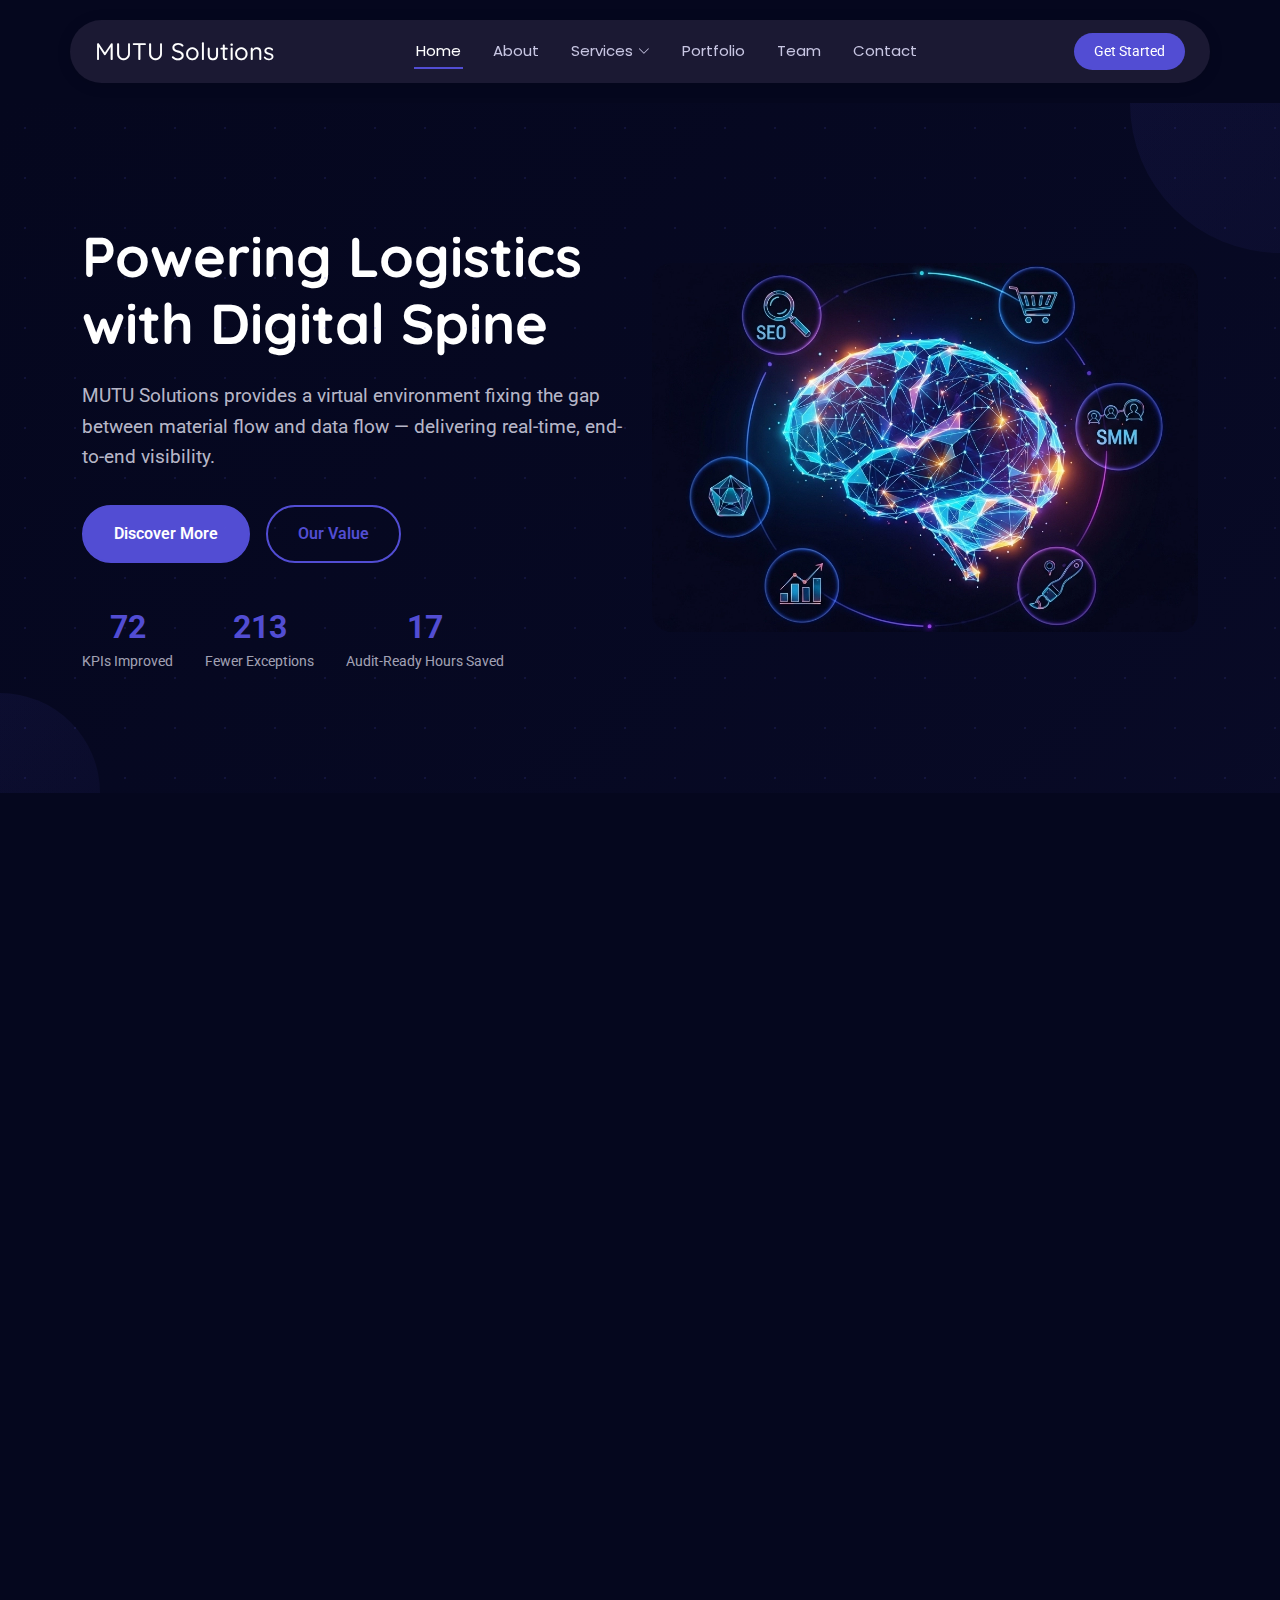
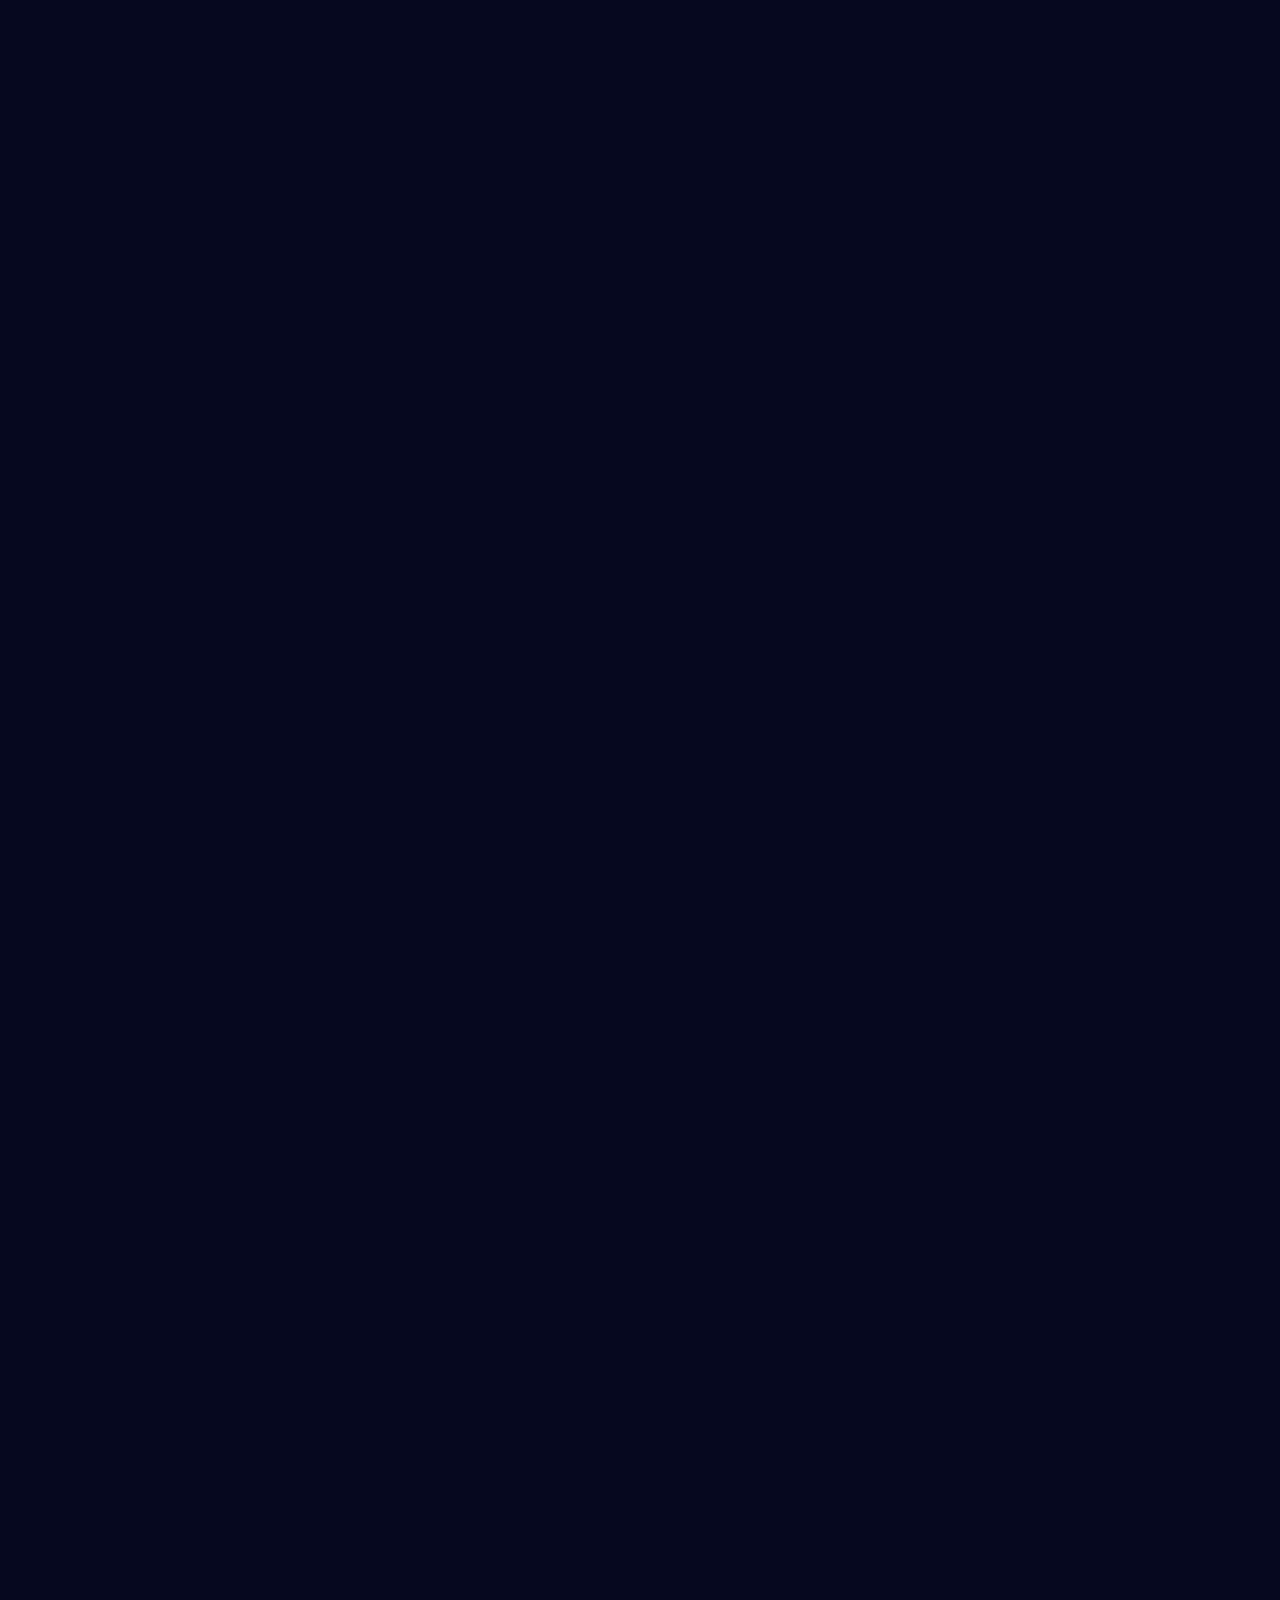
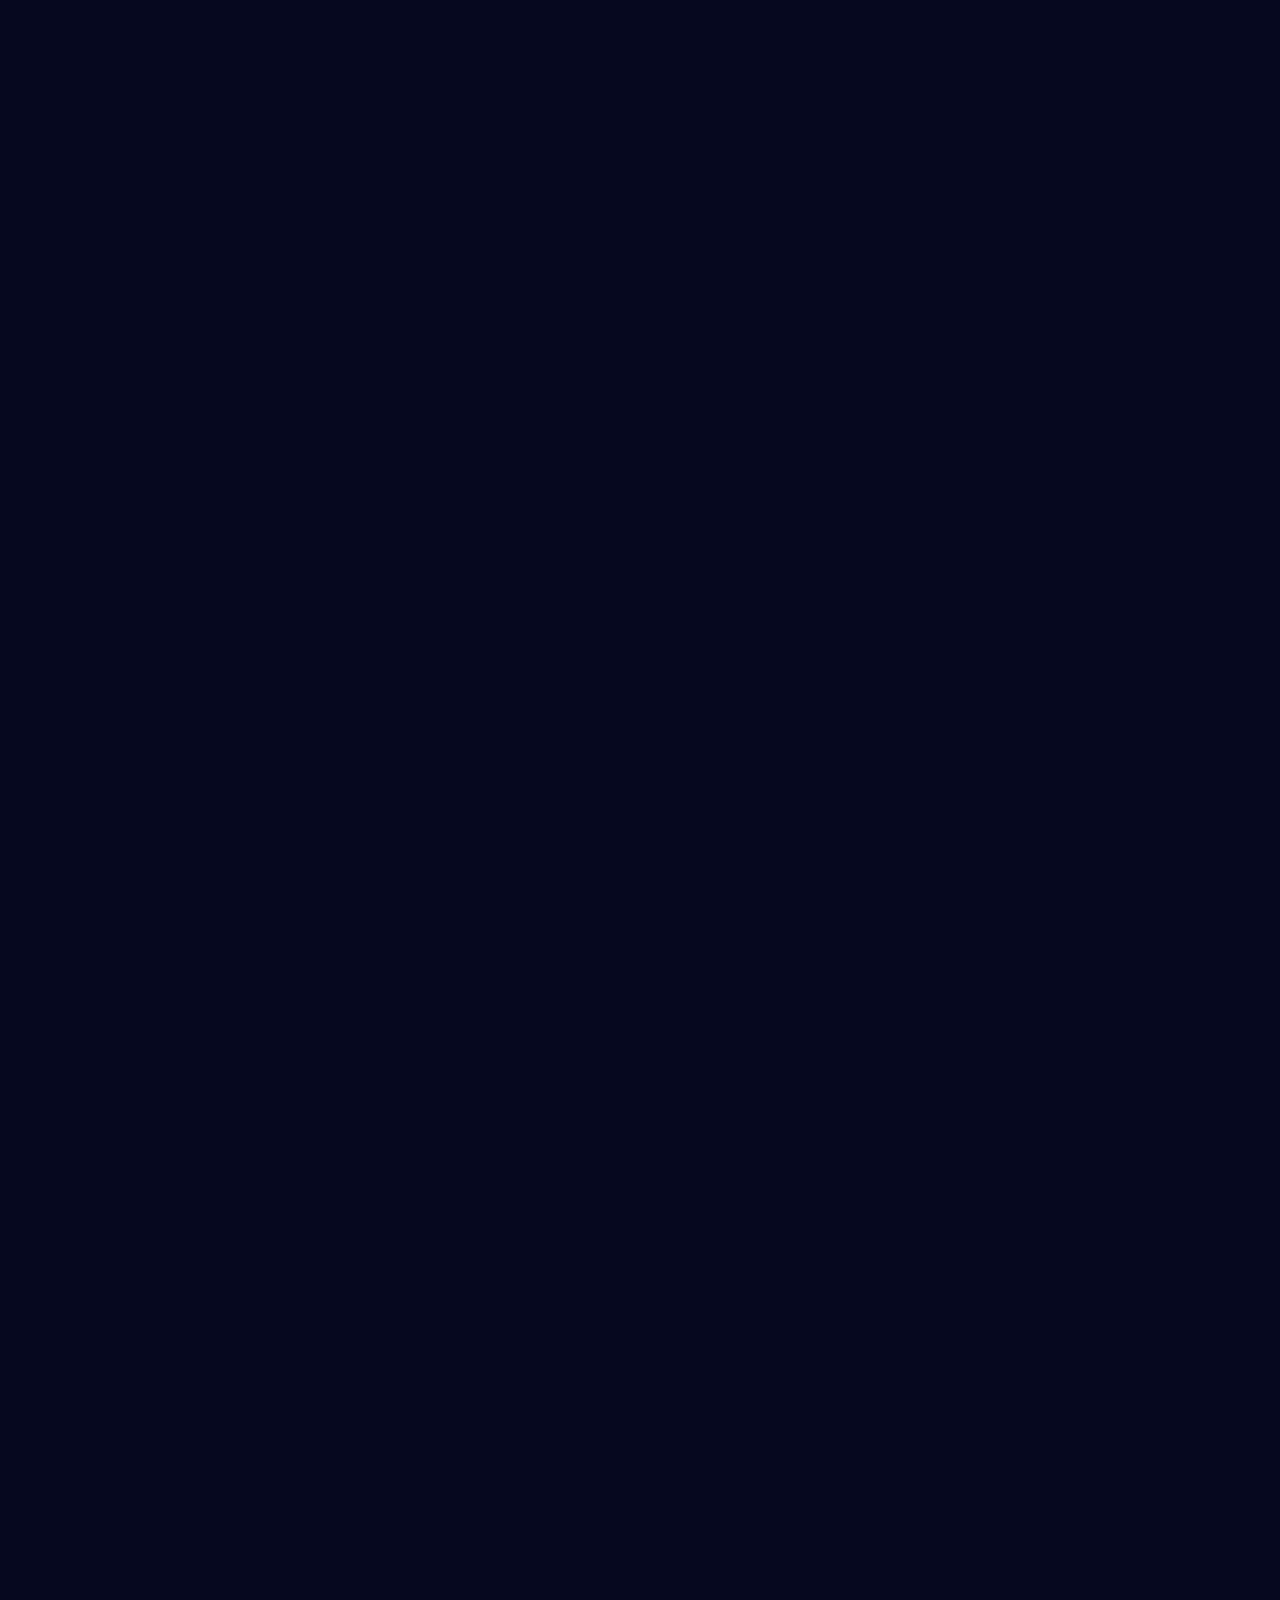
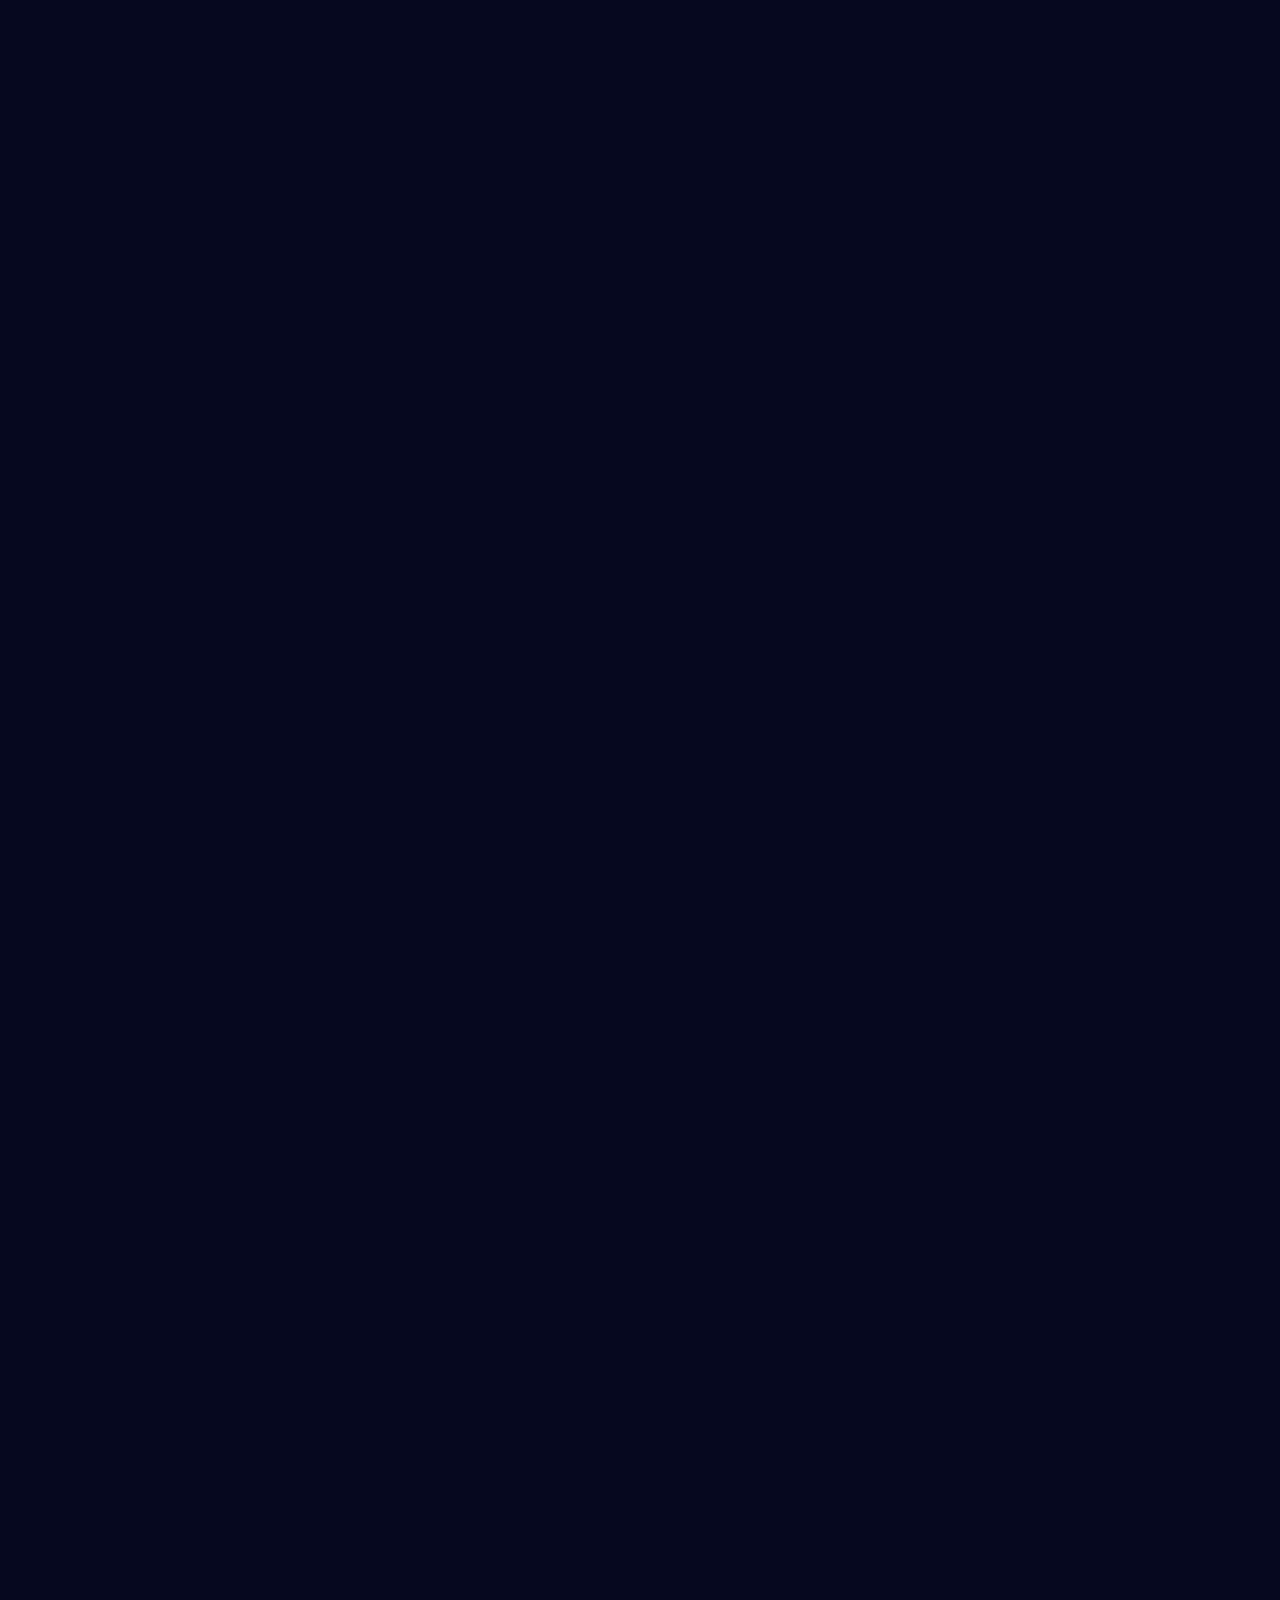
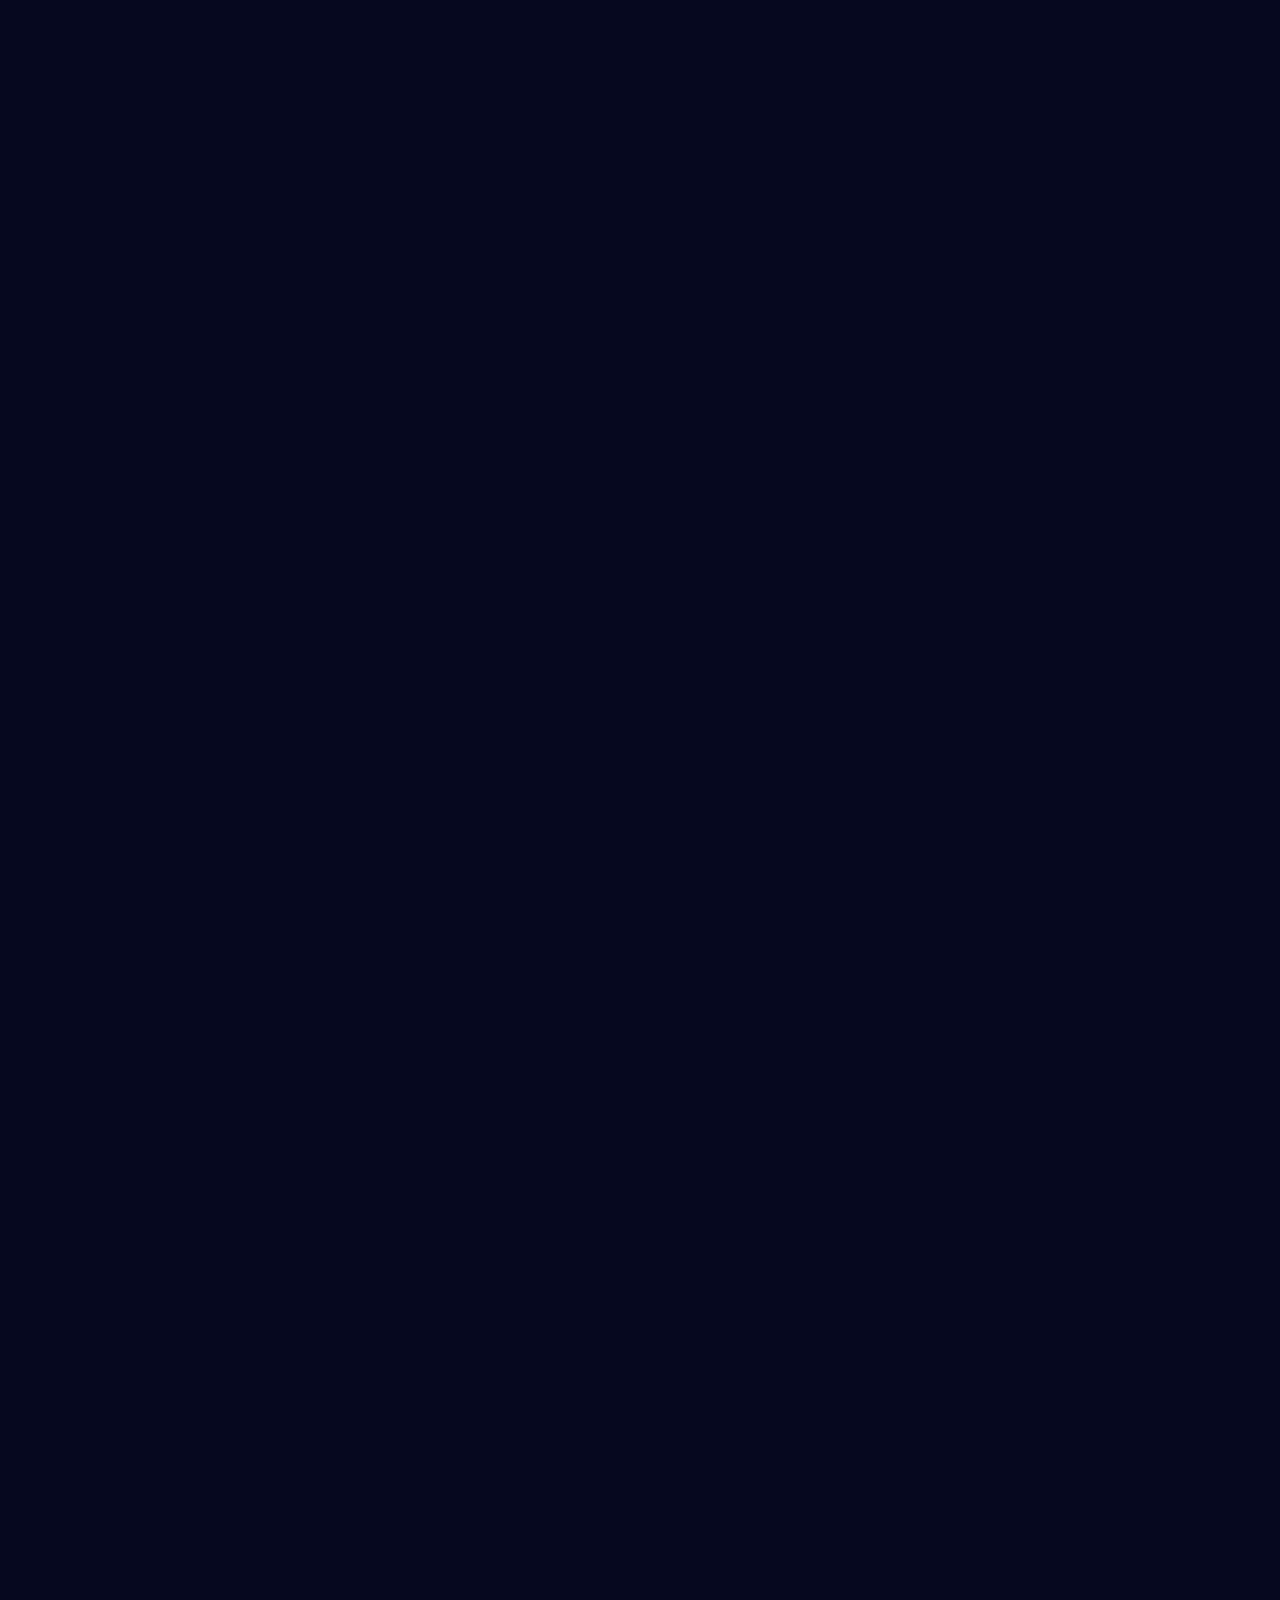
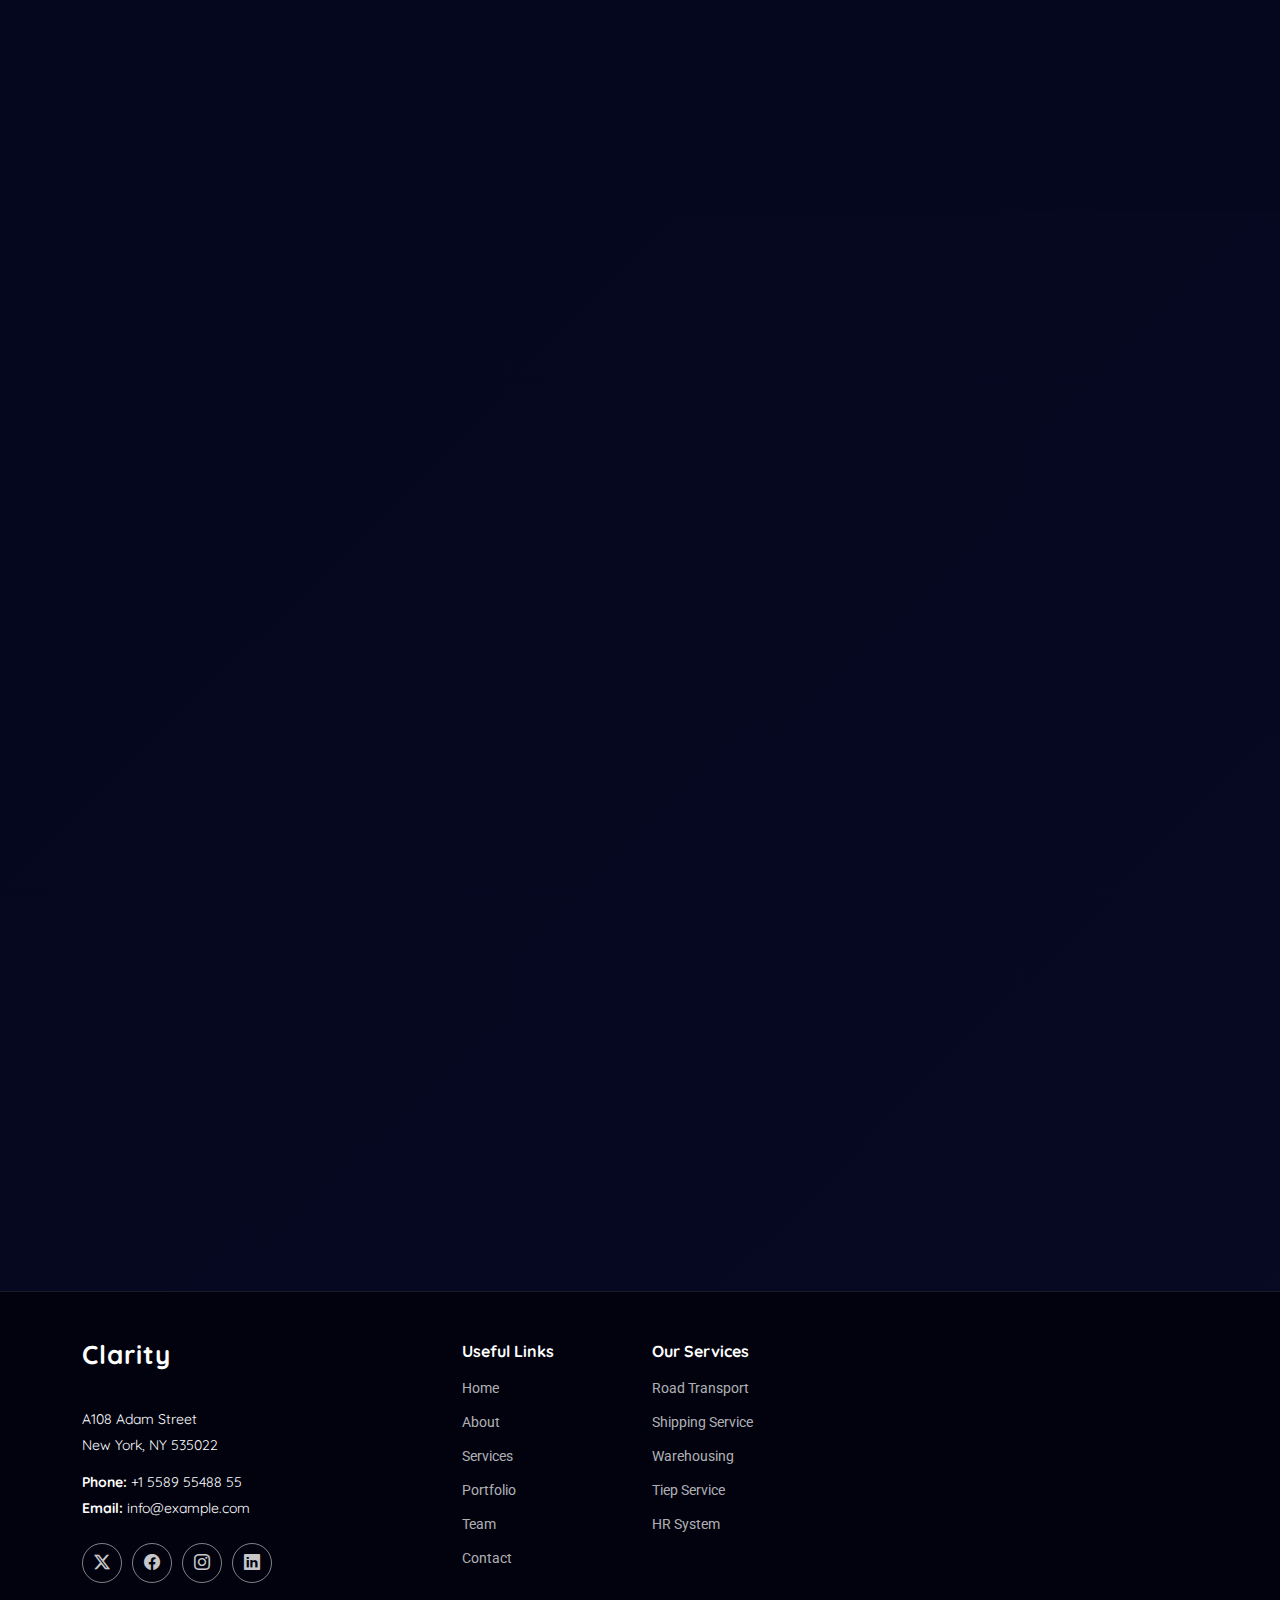
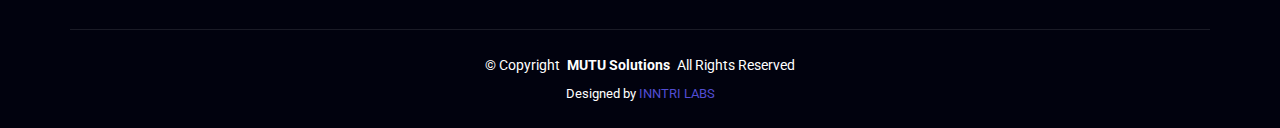
<file: index.html>
<!DOCTYPE html>
<html lang="en">

<head>
  <meta charset="utf-8">
  <meta content="width=device-width, initial-scale=1.0" name="viewport">
  <title>MUTU Solutions</title>
  <meta name="description" content="">
  <meta name="keywords" content="">

  <!-- Favicons -->
  <link href="assets/logo.png" rel="icon">
  <link href="assets/img/apple-touch-icon.png" rel="apple-touch-icon">

  <!-- Fonts -->
  <link href="https://fonts.googleapis.com" rel="preconnect">
  <link href="https://fonts.gstatic.com" rel="preconnect" crossorigin>
  <link href="https://fonts.googleapis.com/css2?family=Roboto:ital,wght@0,100;0,300;0,400;0,500;0,700;0,900;1,100;1,300;1,400;1,500;1,700;1,900&family=Poppins:ital,wght@0,100;0,200;0,300;0,400;0,500;0,600;0,700;0,800;0,900;1,100;1,200;1,300;1,400;1,500;1,600;1,700;1,800;1,900&family=Quicksand:wght@300;400;500;600;700&display=swap" rel="stylesheet">

  <!-- Vendor CSS Files -->
  <link href="assets/vendor/bootstrap/css/bootstrap.min.css" rel="stylesheet">
  <link href="assets/vendor/bootstrap-icons/bootstrap-icons.css" rel="stylesheet">
  <link href="assets/vendor/aos/aos.css" rel="stylesheet">
  <link href="assets/vendor/swiper/swiper-bundle.min.css" rel="stylesheet">
  <link href="assets/vendor/glightbox/css/glightbox.min.css" rel="stylesheet">

  <!-- Main CSS File -->
  <link href="assets/css/main.css" rel="stylesheet">

</head>

<body class="index-page">

  <header id="header" class="header d-flex align-items-center sticky-top">
    <div class="header-container container-fluid container-xl position-relative d-flex align-items-center justify-content-between">

      <a href="index.html" class="logo d-flex align-items-center me-auto me-xl-0">
        <h1 class="sitename">MUTU Solutions</h1>
      </a>

      <nav id="navmenu" class="navmenu">
        <ul>
          <li><a href="#hero" class="active">Home</a></li>
          <li><a href="#about">About</a></li>
          
          <li class="dropdown"><a href="#services"><span>Services</span> <i class="bi bi-chevron-down toggle-dropdown"></i></a>
            <ul>
                  <li><a href="#">Road Transport</a></li>
                  <li><a href="#">Shipping Service</a></li>
                  <li><a href="#">Warehousing</a></li>
                  <li><a href="#">Tiep Service</a></li>
                  <li><a href="#">HR System</a></li>
            </ul>
          </li>
          <li><a href="#portfolio">Portfolio</a></li>
          <li><a href="#team">Team</a></li>
          <li><a href="#contact">Contact</a></li>
        </ul>
        <i class="mobile-nav-toggle d-xl-none bi bi-list"></i>
      </nav>

      <a class="btn-getstarted" href="#about">Get Started</a>

    </div>
  </header>

  <main class="main">

    <!-- Hero Section -->
<section id="hero" class="hero section">

  <div class="container">
    <div class="row align-items-center">
      <div class="col-lg-6" data-aos="fade-right" data-aos-delay="100">
        <div class="hero-content">
          <h1>Powering Logistics with Digital Spine</h1>
          <p>
            MUTU Solutions provides a virtual environment fixing the gap between
            material flow and data flow — delivering real-time, end-to-end visibility.
          </p>
          <div class="hero-buttons">
            <a href="#about" class="btn btn-primary">Discover More</a>
            <a href="#partners" class="btn btn-outline">Our Value</a>
          </div>
          <div class="hero-stats">
            <div class="stat-item">
              <span class="stat-number purecounter" data-purecounter-start="0" data-purecounter-end="100" data-purecounter-duration="1"></span>
              <span class="stat-label">KPIs Improved</span>
            </div>
            <div class="stat-item">
              <span class="stat-number purecounter" data-purecounter-start="0" data-purecounter-end="300" data-purecounter-duration="1"></span>
              <span class="stat-label">Fewer Exceptions</span>
            </div>
            <div class="stat-item">
              <span class="stat-number purecounter" data-purecounter-start="0" data-purecounter-end="24" data-purecounter-duration="1"></span>
              <span class="stat-label">Audit-Ready Hours Saved</span>
            </div>
          </div>
        </div>
      </div>
      <div class="col-lg-6" data-aos="fade-left" data-aos-delay="200">
        <div class="hero-visual">
          <div class="hero-image">
            <img src="assets/img/misc/misc-16.webp" alt="Digital Spine Visualization" class="img-fluid">
          </div>
        </div>
      </div>
    </div>
  </div>

  <div class="hero-bg-elements">
    <div class="bg-shape shape-1"></div>
    <div class="bg-shape shape-2"></div>
    <div class="bg-particles"></div>
  </div>

</section>
<!-- /Hero Section -->

<!-- About Section -->
<section id="about" class="about section">

  <div class="container" data-aos="fade-up" data-aos-delay="100">

    <div class="row gy-5 align-items-center">

      <div class="col-lg-5" data-aos="fade-right" data-aos-delay="200">
        <div class="content">
          <h6 class="subtitle">Eliminating Gaps</h6>
          <h2>Real-Time Visibility Across Logistics</h2>
          <p>
            Bridge the gap between physical movement and data. Every material move is tied to a verified digital event — ensuring complete control and transparency across your logistics network.
          </p>

          <ul class="features-list">
            <li><i class="bi bi-check-circle-fill"></i><span>Digital Spine: Connects every physical move to verifiable data in real-time.</span></li>
            <li><i class="bi bi-check-circle-fill"></i><span>End-to-End Control: Visibility across your entire logistics ecosystem.</span></li>
            <li><i class="bi bi-check-circle-fill"></i><span>Eliminate Blind Spots: 1:1 data model ensures no value is lost.</span></li>
          </ul>

          <a href="#partners" class="btn btn-primary">See How It Works</a>
        </div>
      </div>

      <div class="col-lg-7" data-aos="fade-left" data-aos-delay="300">
        <div class="image-composition">
          <div class="image-main">
            <img src="assets/img/about/about-secindary.png" alt="Dataflow Control Dashboard" class="img-fluid" loading="lazy">
          </div>
          <div class="image-secondary">
            <img src="assets/img/about/about-main.png" alt="Smarter Partnerships" class="img-fluid" loading="lazy">
          </div>
          <div class="stats-card">
            <div class="stats-item">
              <h3>100%</h3>
              <p>Audit Ready</p>
            </div>
            <div class="stats-item">
              <h3>24/7</h3>
              <p>Real-Time Dataflow</p>
            </div>
          </div>
        </div>
      </div>

    </div>

  </div>

</section>
<!-- /About Section -->

<!-- Services Section -->
<section id="services" class="services section">

  <!-- Section Title -->
  <div class="container section-title" data-aos="fade-up">
    <h2>Services</h2>
    <p>Necessitatibus eius consequatur ex aliquid fuga eum quidem sint consectetur velit</p>
  </div><!-- End Section Title -->

  <div class="container" data-aos="fade-up" data-aos-delay="100">

    <div class="row gy-4">
     

      <!-- New Services -->
      <div class="col-lg-4 col-md-6" data-aos="fade-up" data-aos-delay="400">
        <div class="service-card">
          <div class="service-icon">
            <i class="bi bi-truck"></i>
          </div>
          <h4><a href="service-details.html">Road Transport</a></h4>
          <p>Comprehensive road transport management solutions to streamline logistics and deliveries.</p>
          <a href="service-details.html" class="service-link">
            <span>Learn More</span>
            <i class="bi bi-arrow-right"></i>
          </a>
        </div>
      </div>

      <div class="col-lg-4 col-md-6" data-aos="fade-up" data-aos-delay="500">
        <div class="service-card">
          <div class="service-icon">
            <i class="bi bi-ship"></i>
          </div>
          <h4><a href="service-details.html">Shipping Service</a></h4>
          <p>IT-enabled shipping solutions for efficient tracking, scheduling, and cargo management.</p>
          <a href="service-details.html" class="service-link">
            <span>Learn More</span>
            <i class="bi bi-arrow-right"></i>
          </a>
        </div>
      </div>

      <div class="col-lg-4 col-md-6" data-aos="fade-up" data-aos-delay="600">
        <div class="service-card">
          <div class="service-icon">
            <i class="bi bi-box-seam"></i>
          </div>
          <h4><a href="service-details.html">Warehousing</a></h4>
          <p>Smart warehousing solutions with inventory control, real-time monitoring, and reporting.</p>
          <a href="service-details.html" class="service-link">
            <span>Learn More</span>
            <i class="bi bi-arrow-right"></i>
          </a>
        </div>
      </div>

      <div class="col-lg-4 col-md-6" data-aos="fade-up" data-aos-delay="700">
        <div class="service-card">
          <div class="service-icon">
            <i class="bi bi-gear"></i>
          </div>
          <h4><a href="service-details.html">TIEP Service</a></h4>
          <p>Technology Integration and Enterprise Planning systems tailored to your business needs.</p>
          <a href="service-details.html" class="service-link">
            <span>Learn More</span>
            <i class="bi bi-arrow-right"></i>
          </a>
        </div>
      </div>

      <div class="col-lg-4 col-md-6" data-aos="fade-up" data-aos-delay="800">
        <div class="service-card">
          <div class="service-icon">
            <i class="bi bi-people"></i>
          </div>
          <h4><a href="service-details.html">HR Systems</a></h4>
          <p>Integrated HR management platforms to handle recruitment, payroll, and employee engagement.</p>
          <a href="service-details.html" class="service-link">
            <span>Learn More</span>
            <i class="bi bi-arrow-right"></i>
          </a>
        </div>
      </div>

    </div>

    <div class="row mt-5">
      <div class="col-12 text-center" data-aos="fade-up" data-aos-delay="400">
        <div class="services-cta">
          <h3>Ready to Transform Your Digital Presence?</h3>
          <p>Let's discuss your project and create something amazing together</p>
          <a href="service-details.html" class="btn btn-primary">Get Started Today</a>
        </div>
      </div>
    </div>

  </div>

</section><!-- /Services Section -->


    <!-- Portfolio Section -->
    <section id="portfolio" class="portfolio section">

      <!-- Section Title -->
      <div class="container section-title" data-aos="fade-up">
        <h2>Portfolio</h2>
        <p>Necessitatibus eius consequatur ex aliquid fuga eum quidem sint consectetur velit</p>
      </div><!-- End Section Title -->

      <div class="container" data-aos="fade-up" data-aos-delay="100">

        <div class="isotope-layout" data-default-filter="*" data-layout="masonry" data-sort="original-order">
          <ul class="portfolio-filters isotope-filters" data-aos="fade-up" data-aos-delay="200">
            <li data-filter="*" class="filter-active">All Projects</li>
            <li data-filter=".filter-web">Web Design</li>
            <li data-filter=".filter-mobile">Mobile Apps</li>
            <li data-filter=".filter-branding">Branding</li>
            <li data-filter=".filter-ui">UI/UX</li>
          </ul><!-- End Portfolio Filters -->

          <div class="row gy-4 isotope-container" data-aos="fade-up" data-aos-delay="300">
            <div class="col-xl-4 col-lg-6 portfolio-item isotope-item filter-web">
              <div class="portfolio-wrapper">
                <div class="portfolio-image">
                  <img src="assets/img/portfolio/portfolio-7.webp" alt="Creative Web Project" class="img-fluid" loading="lazy">
                  <div class="portfolio-hover">
                    <div class="portfolio-actions">
                      <a href="assets/img/portfolio/portfolio-7.webp" class="glightbox action-btn preview-btn" title="Preview Project">
                        <i class="bi bi-eye"></i>
                      </a>
                      <a href="#" class="action-btn details-btn" title="View Details">
                        <i class="bi bi-arrow-up-right"></i>
                      </a>
                    </div>
                  </div>
                </div>
                <div class="portfolio-content">
                  <div class="portfolio-meta">
                    <span class="project-type">Web Design</span>
                    <div class="project-rating">
                      <i class="bi bi-star-fill"></i>
                      <span>4.8</span>
                    </div>
                  </div>
                  <h3>Digital Innovation Platform</h3>
                  <p>Lorem ipsum dolor sit amet, consectetur adipiscing elit. Sed do eiusmod tempor incididunt ut labore.</p>
                  <div class="portfolio-tech">
                    <span class="tech-badge">React</span>
                    <span class="tech-badge">Node.js</span>
                    <span class="tech-badge">AWS</span>
                  </div>
                </div>
              </div>
            </div>

            <div class="col-xl-4 col-lg-6 portfolio-item isotope-item filter-mobile">
              <div class="portfolio-wrapper">
                <div class="portfolio-image">
                  <img src="assets/img/portfolio/portfolio-8.webp" alt="Mobile App Project" class="img-fluid" loading="lazy">
                  <div class="portfolio-hover">
                    <div class="portfolio-actions">
                      <a href="assets/img/portfolio/portfolio-8.webp" class="glightbox action-btn preview-btn" title="Preview Project">
                        <i class="bi bi-eye"></i>
                      </a>
                      <a href="#" class="action-btn details-btn" title="View Details">
                        <i class="bi bi-arrow-up-right"></i>
                      </a>
                    </div>
                  </div>
                </div>
                <div class="portfolio-content">
                  <div class="portfolio-meta">
                    <span class="project-type">Mobile App</span>
                    <div class="project-rating">
                      <i class="bi bi-star-fill"></i>
                      <span>4.9</span>
                    </div>
                  </div>
                  <h3>Smart Productivity App</h3>
                  <p>Vestibulum ante ipsum primis in faucibus orci luctus et ultrices posuere cubilia curae.</p>
                  <div class="portfolio-tech">
                    <span class="tech-badge">Flutter</span>
                    <span class="tech-badge">Firebase</span>
                    <span class="tech-badge">AI</span>
                  </div>
                </div>
              </div>
            </div>

            <div class="col-xl-4 col-lg-6 portfolio-item isotope-item filter-branding">
              <div class="portfolio-wrapper">
                <div class="portfolio-image">
                  <img src="assets/img/portfolio/portfolio-9.webp" alt="Branding Project" class="img-fluid" loading="lazy">
                  <div class="portfolio-hover">
                    <div class="portfolio-actions">
                      <a href="assets/img/portfolio/portfolio-9.webp" class="glightbox action-btn preview-btn" title="Preview Project">
                        <i class="bi bi-eye"></i>
                      </a>
                      <a href="#" class="action-btn details-btn" title="View Details">
                        <i class="bi bi-arrow-up-right"></i>
                      </a>
                    </div>
                  </div>
                </div>
                <div class="portfolio-content">
                  <div class="portfolio-meta">
                    <span class="project-type">Branding</span>
                    <div class="project-rating">
                      <i class="bi bi-star-fill"></i>
                      <span>5.0</span>
                    </div>
                  </div>
                  <h3>Modern Brand Identity</h3>
                  <p>Mauris blandit aliquet elit, eget tincidunt nibh pulvinar a. Curabitur arcu erat, accumsan id.</p>
                  <div class="portfolio-tech">
                    <span class="tech-badge">Illustrator</span>
                    <span class="tech-badge">Figma</span>
                    <span class="tech-badge">Brand</span>
                  </div>
                </div>
              </div>
            </div>

            <div class="col-xl-4 col-lg-6 portfolio-item isotope-item filter-ui">
              <div class="portfolio-wrapper">
                <div class="portfolio-image">
                  <img src="assets/img/portfolio/portfolio-10.webp" alt="UI/UX Project" class="img-fluid" loading="lazy">
                  <div class="portfolio-hover">
                    <div class="portfolio-actions">
                      <a href="assets/img/portfolio/portfolio-10.webp" class="glightbox action-btn preview-btn" title="Preview Project">
                        <i class="bi bi-eye"></i>
                      </a>
                      <a href="#" class="action-btn details-btn" title="View Details">
                        <i class="bi bi-arrow-up-right"></i>
                      </a>
                    </div>
                  </div>
                </div>
                <div class="portfolio-content">
                  <div class="portfolio-meta">
                    <span class="project-type">UI/UX</span>
                    <div class="project-rating">
                      <i class="bi bi-star-fill"></i>
                      <span>4.7</span>
                    </div>
                  </div>
                  <h3>SaaS Dashboard Design</h3>
                  <p>Pellentesque habitant morbi tristique senectus et netus et malesuada fames ac turpis egestas.</p>
                  <div class="portfolio-tech">
                    <span class="tech-badge">Figma</span>
                    <span class="tech-badge">Prototyping</span>
                    <span class="tech-badge">UX</span>
                  </div>
                </div>
              </div>
            </div>

            <div class="col-xl-4 col-lg-6 portfolio-item isotope-item filter-web">
              <div class="portfolio-wrapper">
                <div class="portfolio-image">
                  <img src="assets/img/portfolio/portfolio-11.webp" alt="E-commerce Platform" class="img-fluid" loading="lazy">
                  <div class="portfolio-hover">
                    <div class="portfolio-actions">
                      <a href="assets/img/portfolio/portfolio-11.webp" class="glightbox action-btn preview-btn" title="Preview Project">
                        <i class="bi bi-eye"></i>
                      </a>
                      <a href="#" class="action-btn details-btn" title="View Details">
                        <i class="bi bi-arrow-up-right"></i>
                      </a>
                    </div>
                  </div>
                </div>
                <div class="portfolio-content">
                  <div class="portfolio-meta">
                    <span class="project-type">E-commerce</span>
                    <div class="project-rating">
                      <i class="bi bi-star-fill"></i>
                      <span>4.6</span>
                    </div>
                  </div>
                  <h3>E-commerce Platform</h3>
                  <p>Donec rutrum congue leo eget malesuada. Vivamus magna justo, lacinia eget consectetur sed.</p>
                  <div class="portfolio-tech">
                    <span class="tech-badge">Shopify</span>
                    <span class="tech-badge">React</span>
                    <span class="tech-badge">API</span>
                  </div>
                </div>
              </div>
            </div>

            <div class="col-xl-4 col-lg-6 portfolio-item isotope-item filter-mobile">
              <div class="portfolio-wrapper">
                <div class="portfolio-image">
                  <img src="assets/img/portfolio/portfolio-12.webp" alt="Fintech Mobile App" class="img-fluid" loading="lazy">
                  <div class="portfolio-hover">
                    <div class="portfolio-actions">
                      <a href="assets/img/portfolio/portfolio-12.webp" class="glightbox action-btn preview-btn" title="Preview Project">
                        <i class="bi bi-eye"></i>
                      </a>
                      <a href="#" class="action-btn details-btn" title="View Details">
                        <i class="bi bi-arrow-up-right"></i>
                      </a>
                    </div>
                  </div>
                </div>
                <div class="portfolio-content">
                  <div class="portfolio-meta">
                    <span class="project-type">Fintech</span>
                    <div class="project-rating">
                      <i class="bi bi-star-fill"></i>
                      <span>4.8</span>
                    </div>
                  </div>
                  <h3>Fintech Mobile Solution</h3>
                  <p>Cras ultricies ligula sed magna dictum porta. Proin eget tortor risus. Sed porttitor lectus nibh.</p>
                  <div class="portfolio-tech">
                    <span class="tech-badge">Swift</span>
                    <span class="tech-badge">Kotlin</span>
                    <span class="tech-badge">Blockchain</span>
                  </div>
                </div>
              </div>
            </div>
          </div><!-- End Portfolio Items Container -->

        </div>

        <div class="portfolio-cta text-center" data-aos="fade-up" data-aos-delay="400">
          <h4>Ready to start your next project?</h4>
          <p>Let's work together to bring your digital vision to life</p>
          <div class="cta-buttons">
            <a href="#contact" class="btn btn-primary">Start a Project</a>
            <a href="#portfolio" class="btn btn-outline">View All Work</a>
          </div>
        </div>

      </div>

    </section><!-- /Portfolio Section -->

    <!-- Why Us Section -->
    <section id="why-us" class="why-us section">

      <!-- Section Title -->
      <div class="container section-title" data-aos="fade-up">
        <h2>Why Us</h2>
        <p>Necessitatibus eius consequatur ex aliquid fuga eum quidem sint consectetur velit</p>
      </div><!-- End Section Title -->

      <div class="container" data-aos="fade-up" data-aos-delay="100">

        <div class="row g-4">

          <div class="col-lg-4 col-md-6" data-aos="fade-up" data-aos-delay="200">
            <div class="feature-card">
              <div class="icon-wrapper">
                <i class="bi bi-palette-fill"></i>
              </div>
              <h4>Creative Excellence</h4>
              <p>Lorem ipsum dolor sit amet, consectetur adipiscing elit. Sed do eiusmod tempor incididunt ut labore et dolore magna aliqua ut enim ad minim veniam.</p>
              <div class="feature-stats">
                <span class="stat-number" data-purecounter-start="0" data-purecounter-end="95" data-purecounter-duration="2">95</span>
                <span class="stat-label">% Client Satisfaction</span>
              </div>
            </div>
          </div><!-- End Feature Card -->

          <div class="col-lg-4 col-md-6" data-aos="fade-up" data-aos-delay="300">
            <div class="feature-card">
              <div class="icon-wrapper">
                <i class="bi bi-graph-up-arrow"></i>
              </div>
              <h4>Proven Results</h4>
              <p>Ut enim ad minim veniam, quis nostrud exercitation ullamco laboris nisi ut aliquip ex ea commodo consequat duis aute irure dolor in reprehenderit.</p>
              <div class="feature-stats">
                <span class="stat-number" data-purecounter-start="0" data-purecounter-end="200" data-purecounter-duration="2">200</span>
                <span class="stat-label">% ROI Increase</span>
              </div>
            </div>
          </div><!-- End Feature Card -->

          <div class="col-lg-4 col-md-6" data-aos="fade-up" data-aos-delay="400">
            <div class="feature-card">
              <div class="icon-wrapper">
                <i class="bi bi-award-fill"></i>
              </div>
              <h4>Expert Team</h4>
              <p>Excepteur sint occaecat cupidatat non proident, sunt in culpa qui officia deserunt mollit anim id est laborum sed ut perspiciatis unde omnis.</p>
              <div class="feature-stats">
                <span class="stat-number" data-purecounter-start="0" data-purecounter-end="50" data-purecounter-duration="2">50</span>
                <span class="stat-label">+ Awards Won</span>
              </div>
            </div>
          </div><!-- End Feature Card -->

        </div>

        <div class="row mt-5">
          <div class="col-lg-6" data-aos="fade-right" data-aos-delay="200">
            <div class="feature-showcase">
              <img src="assets/img/illustration/illustration-14.webp" alt="Creative Process" class="img-fluid">
            </div>
          </div>

          <div class="col-lg-6" data-aos="fade-left" data-aos-delay="300">
            <div class="feature-content">
              <h3>Why Leading Brands Choose Us</h3>
              <p class="lead">Duis aute irure dolor in reprehenderit in voluptate velit esse cillum dolore eu fugiat nulla pariatur excepteur sint occaecat.</p>

              <div class="feature-list">
                <div class="feature-item">
                  <div class="feature-icon">
                    <i class="bi bi-check-circle-fill"></i>
                  </div>
                  <div class="feature-text">
                    <h5>Strategic Thinking</h5>
                    <p>Lorem ipsum dolor sit amet consectetur adipiscing elit sed do eiusmod tempor incididunt.</p>
                  </div>
                </div>

                <div class="feature-item">
                  <div class="feature-icon">
                    <i class="bi bi-check-circle-fill"></i>
                  </div>
                  <div class="feature-text">
                    <h5>Data-Driven Approach</h5>
                    <p>Ut enim ad minim veniam quis nostrud exercitation ullamco laboris nisi ut aliquip ex ea.</p>
                  </div>
                </div>

                <div class="feature-item">
                  <div class="feature-icon">
                    <i class="bi bi-check-circle-fill"></i>
                  </div>
                  <div class="feature-text">
                    <h5>24/7 Support</h5>
                    <p>Excepteur sint occaecat cupidatat non proident sunt in culpa qui officia deserunt mollit.</p>
                  </div>
                </div>
              </div>

              <div class="cta-wrapper">
                <a href="#" class="btn btn-primary">Start Your Project</a>
                <a href="#" class="btn btn-outline">View Portfolio</a>
              </div>
            </div>
          </div>
        </div>

      </div>

    </section><!-- /Why Us Section -->

    <!-- Testimonials Section -->
    <section id="testimonials" class="testimonials section">

      <!-- Section Title -->
      <div class="container section-title" data-aos="fade-up">
        <h2>Testimonials</h2>
        <p>Necessitatibus eius consequatur ex aliquid fuga eum quidem sint consectetur velit</p>
      </div><!-- End Section Title -->

      <div class="container" data-aos="fade-up" data-aos-delay="100">

        <div class="testimonials-slider swiper init-swiper">
          <script type="application/json" class="swiper-config">
            {
              "loop": true,
              "speed": 600,
              "autoplay": {
                "delay": 4000
              },
              "slidesPerView": 1,
              "centeredSlides": true,
              "spaceBetween": 20,
              "pagination": {
                "el": ".swiper-pagination",
                "type": "bullets",
                "clickable": true
              },
              "breakpoints": {
                "768": {
                  "slidesPerView": 1.5,
                  "spaceBetween": 30
                },
                "1200": {
                  "slidesPerView": 3,
                  "spaceBetween": 40
                }
              }
            }
          </script>
          <div class="swiper-wrapper">
            <div class="swiper-slide">
              <div class="testimonial-card" data-aos="zoom-in" data-aos-delay="100">
                <div class="testimonial-header">
                  <div class="user-avatar">
                    <img src="assets/img/person/person-f-12.webp" alt="Profile Image">
                  </div>
                  <div class="user-info">
                    <h3>Jennifer Martinez</h3>
                    <span class="user-role">Product Designer</span>
                    <div class="rating">
                      <i class="bi bi-star-fill"></i>
                      <i class="bi bi-star-fill"></i>
                      <i class="bi bi-star-fill"></i>
                      <i class="bi bi-star-fill"></i>
                      <i class="bi bi-star-fill"></i>
                    </div>
                  </div>
                </div>
                <div class="testimonial-content">
                  <div class="quote-mark">
                    <i class="bi bi-quote"></i>
                  </div>
                  <p>Excepteur sint occaecat cupidatat non proident, sunt in culpa qui officia deserunt mollit anim id est laborum consectetur adipiscing elit.</p>
                </div>
                <div class="testimonial-footer">
                  <div class="company-badge">
                    <i class="bi bi-building"></i>
                    <span>TechCorp</span>
                  </div>
                  <div class="verified-badge">
                    <i class="bi bi-patch-check-fill"></i>
                    <span>Verified</span>
                  </div>
                </div>
              </div>
            </div><!-- End testimonial item -->

            <div class="swiper-slide">
              <div class="testimonial-card" data-aos="zoom-in" data-aos-delay="200">
                <div class="testimonial-header">
                  <div class="user-avatar">
                    <img src="assets/img/person/person-m-11.webp" alt="Profile Image">
                  </div>
                  <div class="user-info">
                    <h3>Alexander Chen</h3>
                    <span class="user-role">Frontend Engineer</span>
                    <div class="rating">
                      <i class="bi bi-star-fill"></i>
                      <i class="bi bi-star-fill"></i>
                      <i class="bi bi-star-fill"></i>
                      <i class="bi bi-star-fill"></i>
                      <i class="bi bi-star-fill"></i>
                    </div>
                  </div>
                </div>
                <div class="testimonial-content">
                  <div class="quote-mark">
                    <i class="bi bi-quote"></i>
                  </div>
                  <p>Sed do eiusmod tempor incididunt ut labore et dolore magna aliqua. Ut enim ad minim veniam, quis nostrud exercitation ullamco laboris nisi ut aliquip.</p>
                </div>
                <div class="testimonial-footer">
                  <div class="company-badge">
                    <i class="bi bi-building"></i>
                    <span>InnovateLab</span>
                  </div>
                  <div class="verified-badge">
                    <i class="bi bi-patch-check-fill"></i>
                    <span>Verified</span>
                  </div>
                </div>
              </div>
            </div><!-- End testimonial item -->

            <div class="swiper-slide">
              <div class="testimonial-card" data-aos="zoom-in" data-aos-delay="300">
                <div class="testimonial-header">
                  <div class="user-avatar">
                    <img src="assets/img/person/person-f-8.webp" alt="Profile Image">
                  </div>
                  <div class="user-info">
                    <h3>Rachel Taylor</h3>
                    <span class="user-role">Marketing Lead</span>
                    <div class="rating">
                      <i class="bi bi-star-fill"></i>
                      <i class="bi bi-star-fill"></i>
                      <i class="bi bi-star-fill"></i>
                      <i class="bi bi-star-fill"></i>
                      <i class="bi bi-star-fill"></i>
                    </div>
                  </div>
                </div>
                <div class="testimonial-content">
                  <div class="quote-mark">
                    <i class="bi bi-quote"></i>
                  </div>
                  <p>Duis aute irure dolor in reprehenderit in voluptate velit esse cillum dolore eu fugiat nulla pariatur excepteur sint occaecat cupidatat non proident.</p>
                </div>
                <div class="testimonial-footer">
                  <div class="company-badge">
                    <i class="bi bi-building"></i>
                    <span>GrowthCo</span>
                  </div>
                  <div class="verified-badge">
                    <i class="bi bi-patch-check-fill"></i>
                    <span>Verified</span>
                  </div>
                </div>
              </div>
            </div><!-- End testimonial item -->

            <div class="swiper-slide">
              <div class="testimonial-card" data-aos="zoom-in" data-aos-delay="100">
                <div class="testimonial-header">
                  <div class="user-avatar">
                    <img src="assets/img/person/person-m-14.webp" alt="Profile Image">
                  </div>
                  <div class="user-info">
                    <h3>Christopher Lee</h3>
                    <span class="user-role">VP Engineering</span>
                    <div class="rating">
                      <i class="bi bi-star-fill"></i>
                      <i class="bi bi-star-fill"></i>
                      <i class="bi bi-star-fill"></i>
                      <i class="bi bi-star-fill"></i>
                      <i class="bi bi-star-fill"></i>
                    </div>
                  </div>
                </div>
                <div class="testimonial-content">
                  <div class="quote-mark">
                    <i class="bi bi-quote"></i>
                  </div>
                  <p>Lorem ipsum dolor sit amet, consectetur adipiscing elit, sed do eiusmod tempor incididunt ut labore et dolore magna aliqua enim ad minim veniam.</p>
                </div>
                <div class="testimonial-footer">
                  <div class="company-badge">
                    <i class="bi bi-building"></i>
                    <span>DevStream</span>
                  </div>
                  <div class="verified-badge">
                    <i class="bi bi-patch-check-fill"></i>
                    <span>Verified</span>
                  </div>
                </div>
              </div>
            </div><!-- End testimonial item -->

            <div class="swiper-slide">
              <div class="testimonial-card" data-aos="zoom-in" data-aos-delay="200">
                <div class="testimonial-header">
                  <div class="user-avatar">
                    <img src="assets/img/person/person-f-5.webp" alt="Profile Image">
                  </div>
                  <div class="user-info">
                    <h3>Amanda Rodriguez</h3>
                    <span class="user-role">UX Researcher</span>
                    <div class="rating">
                      <i class="bi bi-star-fill"></i>
                      <i class="bi bi-star-fill"></i>
                      <i class="bi bi-star-fill"></i>
                      <i class="bi bi-star-fill"></i>
                      <i class="bi bi-star-fill"></i>
                    </div>
                  </div>
                </div>
                <div class="testimonial-content">
                  <div class="quote-mark">
                    <i class="bi bi-quote"></i>
                  </div>
                  <p>Quis nostrud exercitation ullamco laboris nisi ut aliquip ex ea commodo consequat duis aute irure dolor in reprehenderit in voluptate velit esse.</p>
                </div>
                <div class="testimonial-footer">
                  <div class="company-badge">
                    <i class="bi bi-building"></i>
                    <span>UserFirst</span>
                  </div>
                  <div class="verified-badge">
                    <i class="bi bi-patch-check-fill"></i>
                    <span>Verified</span>
                  </div>
                </div>
              </div>
            </div><!-- End testimonial item -->
          </div>
          <div class="swiper-pagination"></div>
        </div>

      </div>

    </section><!-- /Testimonials Section -->

    <!-- Team Section -->
    <section id="team" class="team section">

      <!-- Section Title -->
      <div class="container section-title" data-aos="fade-up">
        <h2>Team</h2>
        <p>Necessitatibus eius consequatur ex aliquid fuga eum quidem sint consectetur velit</p>
      </div><!-- End Section Title -->

      <div class="container" data-aos="fade-up" data-aos-delay="100">

        <div class="row g-4">

          <div class="col-lg-6">
            <div class="team-intro" data-aos="fade-right" data-aos-delay="150">
              <div class="intro-content">
                <h3>Meet Our Exceptional Team</h3>
                <p>Temporibus autem quibusdam et aut officiis debitis aut rerum necessitatibus saepe eveniet ut et voluptates repudiandae sint et molestiae non recusandae.</p>
                <div class="stats-row">
                  <div class="stat-item">
                    <span class="stat-number">50+</span>
                    <span class="stat-label">Team Members</span>
                  </div>
                  <div class="stat-item">
                    <span class="stat-number">8</span>
                    <span class="stat-label">Departments</span>
                  </div>
                  <div class="stat-item">
                    <span class="stat-number">15+</span>
                    <span class="stat-label">Countries</span>
                  </div>
                </div>
              </div>
            </div>
          </div>

          <div class="col-lg-6">
            <div class="team-grid" data-aos="fade-left" data-aos-delay="200">
              <div class="member-hexagon" data-aos="zoom-in" data-aos-delay="250">
                <div class="hexagon-inner">
                  <img src="assets/img/person/person-f-3.webp" alt="Team member">
                  <div class="member-overlay">
                    <h5>Sarah Chen</h5>
                    <span>Creative Director</span>
                    <div class="social-icons">
                      <a href="#"><i class="bi bi-linkedin"></i></a>
                      <a href="#"><i class="bi bi-twitter"></i></a>
                    </div>
                  </div>
                </div>
              </div>

              <div class="member-hexagon" data-aos="zoom-in" data-aos-delay="300">
                <div class="hexagon-inner">
                  <img src="assets/img/person/person-m-4.webp" alt="Team member">
                  <div class="member-overlay">
                    <h5>Marcus Johnson</h5>
                    <span>Tech Lead</span>
                    <div class="social-icons">
                      <a href="#"><i class="bi bi-github"></i></a>
                      <a href="#"><i class="bi bi-linkedin"></i></a>
                    </div>
                  </div>
                </div>
              </div>

              <div class="member-hexagon" data-aos="zoom-in" data-aos-delay="350">
                <div class="hexagon-inner">
                  <img src="assets/img/person/person-f-8.webp" alt="Team member">
                  <div class="member-overlay">
                    <h5>Emma Rodriguez</h5>
                    <span>Product Manager</span>
                    <div class="social-icons">
                      <a href="#"><i class="bi bi-instagram"></i></a>
                      <a href="#"><i class="bi bi-dribbble"></i></a>
                    </div>
                  </div>
                </div>
              </div>

              <div class="member-hexagon" data-aos="zoom-in" data-aos-delay="400">
                <div class="hexagon-inner">
                  <img src="assets/img/person/person-m-6.webp" alt="Team member">
                  <div class="member-overlay">
                    <h5>David Kim</h5>
                    <span>UX Architect</span>
                    <div class="social-icons">
                      <a href="#"><i class="bi bi-behance"></i></a>
                      <a href="#"><i class="bi bi-linkedin"></i></a>
                    </div>
                  </div>
                </div>
              </div>
            </div>
          </div>

        </div>

        <div class="row mt-5">
          <div class="col-12">
            <div class="team-carousel-wrapper" data-aos="fade-up" data-aos-delay="200">
              <h4 class="carousel-title">Leadership Team</h4>

              <div class="leadership-slider swiper init-swiper">
                <script type="application/json" class="swiper-config">
                  {
                    "loop": true,
                    "speed": 600,
                    "autoplay": {
                      "delay": 4000
                    },
                    "slidesPerView": 1,
                    "spaceBetween": 0,
                    "pagination": {
                      "el": ".swiper-pagination",
                      "clickable": true
                    },
                    "breakpoints": {
                      "768": {
                        "slidesPerView": 2
                      },
                      "1024": {
                        "slidesPerView": 3
                      }
                    }
                  }
                </script>
                <div class="swiper-wrapper">
                  <div class="swiper-slide">
                    <div class="leader-card">
                      <div class="leader-image">
                        <img src="assets/img/person/person-f-14.webp" alt="Leader">
                      </div>
                      <div class="leader-info">
                        <h5>Jennifer Walsh</h5>
                        <span class="position">Chief Executive Officer</span>
                        <p>Excepteur sint occaecat cupidatat non proident sunt in culpa qui officia deserunt mollit anim id.</p>
                        <div class="leader-contact">
                          <a href="#" class="contact-btn">
                            <i class="bi bi-envelope"></i>
                          </a>
                          <a href="#" class="contact-btn">
                            <i class="bi bi-linkedin"></i>
                          </a>
                        </div>
                      </div>
                    </div>
                  </div>

                  <div class="swiper-slide">
                    <div class="leader-card">
                      <div class="leader-image">
                        <img src="assets/img/person/person-m-13.webp" alt="Leader">
                      </div>
                      <div class="leader-info">
                        <h5>Robert Martinez</h5>
                        <span class="position">Chief Technology Officer</span>
                        <p>Sed do eiusmod tempor incididunt ut labore et dolore magna aliqua ut enim ad minim veniam quis.</p>
                        <div class="leader-contact">
                          <a href="#" class="contact-btn">
                            <i class="bi bi-envelope"></i>
                          </a>
                          <a href="#" class="contact-btn">
                            <i class="bi bi-github"></i>
                          </a>
                        </div>
                      </div>
                    </div>
                  </div>

                  <div class="swiper-slide">
                    <div class="leader-card">
                      <div class="leader-image">
                        <img src="assets/img/person/person-f-5.webp" alt="Leader">
                      </div>
                      <div class="leader-info">
                        <h5>Lisa Thompson</h5>
                        <span class="position">Head of Operations</span>
                        <p>Duis aute irure dolor in reprehenderit in voluptate velit esse cillum dolore eu fugiat nulla pariatur.</p>
                        <div class="leader-contact">
                          <a href="#" class="contact-btn">
                            <i class="bi bi-envelope"></i>
                          </a>
                          <a href="#" class="contact-btn">
                            <i class="bi bi-twitter"></i>
                          </a>
                        </div>
                      </div>
                    </div>
                  </div>

                  <div class="swiper-slide">
                    <div class="leader-card">
                      <div class="leader-image">
                        <img src="assets/img/person/person-m-9.webp" alt="Leader">
                      </div>
                      <div class="leader-info">
                        <h5>Alex Garcia</h5>
                        <span class="position">VP of Marketing</span>
                        <p>Lorem ipsum dolor sit amet consectetur adipiscing elit sed do eiusmod tempor incididunt ut labore.</p>
                        <div class="leader-contact">
                          <a href="#" class="contact-btn">
                            <i class="bi bi-envelope"></i>
                          </a>
                          <a href="#" class="contact-btn">
                            <i class="bi bi-instagram"></i>
                          </a>
                        </div>
                      </div>
                    </div>
                  </div>
                </div>
                <div class="swiper-pagination"></div>
              </div>
            </div>
          </div>
        </div>

        <div class="row mt-4">
          <div class="col-lg-8 offset-lg-2">
            <div class="join-team-cta" data-aos="fade-up" data-aos-delay="300">
              <div class="cta-icon">
                <i class="bi bi-rocket-takeoff"></i>
              </div>
              <div class="cta-content">
                <h4>Ready to Join Our Mission?</h4>
                <p>At vero eos et accusamus et iusto odio dignissimos ducimus qui blanditiis praesentium voluptatum deleniti atque corrupti quos dolores.</p>
                <div class="cta-actions">
                  <a href="#" class="btn btn-primary">View Open Roles</a>
                  <a href="#" class="btn btn-outline">Learn Our Culture</a>
                </div>
              </div>
            </div>
          </div>
        </div>

      </div>

    </section><!-- /Team Section -->

    <!-- Contact Section -->
    <section id="contact" class="contact section">
      <!-- Section Title -->
      <div class="container section-title" data-aos="fade-up">
        <h2>Contact</h2>
        <p>Necessitatibus eius consequatur ex aliquid fuga eum quidem sint consectetur velit</p>
      </div><!-- End Section Title -->

      <div class="container" data-aos="fade-up" data-aos-delay="100">
        <div class="row align-items-center">
          <div class="col-lg-5" data-aos="fade-right" data-aos-delay="200">
            <div class="contact-form-card">
              <div class="form-header">
                <div class="header-icon">
                  <i class="bi bi-chat-dots-fill"></i>
                </div>
                <h3>Let's Start a Conversation</h3>
                <p>Duis aute irure dolor in reprehenderit in voluptate velit esse cillum dolore eu fugiat nulla pariatur excepteur sint.</p>
              </div>

              <form action="forms/contact.php" method="post" class="php-email-form">
                <div class="row">
                  <div class="col-md-6 mb-3">
                    <input type="text" name="name" class="form-control" placeholder="Your Name" required="">
                  </div>
                  <div class="col-md-6 mb-3">
                    <input type="email" class="form-control" name="email" placeholder="Email Address" required="">
                  </div>
                </div>

                <div class="mb-3">
                  <input type="text" class="form-control" name="subject" placeholder="What's this about?" required="">
                </div>

                <div class="mb-4">
                  <textarea class="form-control" name="message" rows="4" placeholder="Tell us more about your project..." required=""></textarea>
                </div>

                <div class="my-3">
                  <div class="loading">Loading</div>
                  <div class="error-message"></div>
                  <div class="sent-message">Your message has been sent. Thank you!</div>
                </div>

                <button type="submit" class="submit-btn">
                  <span>Send Message</span>
                  <i class="bi bi-send-fill"></i>
                </button>
              </form>
            </div>
          </div>

          <div class="col-lg-7" data-aos="fade-left" data-aos-delay="200">
            <div class="contact-info-area">
              <div class="info-header">
                <h3>Ready to Transform Your Ideas?</h3>
                <p>Sed ut perspiciatis unde omnis iste natus error sit voluptatem accusantium doloremque laudantium totam rem aperiam eaque ipsa quae ab illo inventore.</p>
              </div>

              <div class="contact-methods">
                <div class="method-card" data-aos="zoom-in" data-aos-delay="250">
                  <div class="card-icon">
                    <i class="bi bi-envelope-at"></i>
                  </div>
                  <div class="card-content">
                    <h5>Email Us</h5>
                    <p>hello@productdemo.com</p>
                    <span class="response-time">Response in 2-4 hours</span>
                  </div>
                </div>

                <div class="method-card" data-aos="zoom-in" data-aos-delay="300">
                  <div class="card-icon">
                    <i class="bi bi-telephone"></i>
                  </div>
                  <div class="card-content">
                    <h5>Call Us</h5>
                    <p>+1 (555) 987-6543</p>
                    <span class="response-time">Available 9AM - 6PM EST</span>
                  </div>
                </div>

                <div class="method-card" data-aos="zoom-in" data-aos-delay="350">
                  <div class="card-icon">
                    <i class="bi bi-geo-alt"></i>
                  </div>
                  <div class="card-content">
                    <h5>Visit Our Office</h5>
                    <p>4821 Broadway Street, New York, NY 10013</p>
                    <span class="response-time">Open Monday - Friday</span>
                  </div>
                </div>
              </div>

              <div class="additional-info" data-aos="fade-up" data-aos-delay="400">
                <div class="info-stats">
                  <div class="stat-item">
                    <div class="stat-number">24h</div>
                    <div class="stat-label">Average Response</div>
                  </div>
                  <div class="stat-item">
                    <div class="stat-number">98%</div>
                    <div class="stat-label">Client Satisfaction</div>
                  </div>
                  <div class="stat-item">
                    <div class="stat-number">150+</div>
                    <div class="stat-label">Projects Delivered</div>
                  </div>
                </div>

                <div class="social-connect">
                  <h6>Connect With Us</h6>
                  <div class="social-links">
                    <a href="#" class="social-link"><i class="bi bi-linkedin"></i></a>
                    <a href="#" class="social-link"><i class="bi bi-twitter-x"></i></a>
                    <a href="#" class="social-link"><i class="bi bi-github"></i></a>
                    <a href="#" class="social-link"><i class="bi bi-discord"></i></a>
                  </div>
                </div>
              </div>
            </div>
          </div>
        </div>
      </div>
    </section><!-- /Contact Section -->

  </main>

  <footer id="footer" class="footer position-relative dark-background">

    <div class="container footer-top">
      <div class="row gy-4">
        <div class="col-lg-4 col-md-6 footer-about">
          <a href="index.html" class="logo d-flex align-items-center">
            <span class="sitename">Clarity</span>
          </a>
          <div class="footer-contact pt-3">
            <p>A108 Adam Street</p>
            <p>New York, NY 535022</p>
            <p class="mt-3"><strong>Phone:</strong> <span>+1 5589 55488 55</span></p>
            <p><strong>Email:</strong> <span>info@example.com</span></p>
          </div>
          <div class="social-links d-flex mt-4">
            <a href=""><i class="bi bi-twitter-x"></i></a>
            <a href=""><i class="bi bi-facebook"></i></a>
            <a href=""><i class="bi bi-instagram"></i></a>
            <a href=""><i class="bi bi-linkedin"></i></a>
          </div>
        </div>

        <div class="col-lg-2 col-md-3 footer-links">
          <h4>Useful Links</h4>
          <ul>
            <li><a href="#hero" class="active">Home</a></li>
          <li><a href="#about">About</a></li>
          <li><a href="#services">Services</a></li>
          <li><a href="#portfolio">Portfolio</a></li>
          <li><a href="#team">Team</a></li>
          <li><a href="#contact">Contact</a></li>
          </ul>
        </div>

        <div class="col-lg-2 col-md-3 footer-links">
          <h4>Our Services</h4>
          <ul>
             <li><a href="#">Road Transport</a></li>
              <li><a href="#">Shipping Service</a></li>
              <li><a href="#">Warehousing</a></li>
              <li><a href="#">Tiep Service</a></li>
              <li><a href="#">HR System</a></li>
          </ul>
        </div>

        <!-- <div class="col-lg-2 col-md-3 footer-links">
          <h4>Hic solutasetp</h4>
          <ul>
            <li><a href="#">Molestiae accusamus iure</a></li>
            <li><a href="#">Excepturi dignissimos</a></li>
            <li><a href="#">Suscipit distinctio</a></li>
            <li><a href="#">Dilecta</a></li>
            <li><a href="#">Sit quas consectetur</a></li>
          </ul>
        </div>

        <div class="col-lg-2 col-md-3 footer-links">
          <h4>Nobis illum</h4>
          <ul>
            <li><a href="#">Ipsam</a></li>
            <li><a href="#">Laudantium dolorum</a></li>
            <li><a href="#">Dinera</a></li>
            <li><a href="#">Trodelas</a></li>
            <li><a href="#">Flexo</a></li>
          </ul>
        </div> -->

      </div>
    </div>

    <div class="container copyright text-center mt-4">
      <p>© <span>Copyright</span> <strong class="px-1 sitename">MUTU Solutions</strong> <span>All Rights Reserved</span></p>
      <div class="credits">
        Designed by <a href="https://inntrilabs.com/">INNTRI LABS</a>
      </div>
    </div>

  </footer>

  <!-- Scroll Top -->
  <a href="#" id="scroll-top" class="scroll-top d-flex align-items-center justify-content-center"><i class="bi bi-arrow-up-short"></i></a>

  <!-- Preloader -->
  <div id="preloader"></div>

  <!-- Vendor JS Files -->
  <script src="assets/vendor/bootstrap/js/bootstrap.bundle.min.js"></script>
  <script src="assets/vendor/php-email-form/validate.js"></script>
  <script src="assets/vendor/aos/aos.js"></script>
  <script src="assets/vendor/purecounter/purecounter_vanilla.js"></script>
  <script src="assets/vendor/imagesloaded/imagesloaded.pkgd.min.js"></script>
  <script src="assets/vendor/isotope-layout/isotope.pkgd.min.js"></script>
  <script src="assets/vendor/swiper/swiper-bundle.min.js"></script>
  <script src="assets/vendor/glightbox/js/glightbox.min.js"></script>

  <!-- Main JS File -->
  <script src="assets/js/main.js"></script>

</body>

</html>
</file>
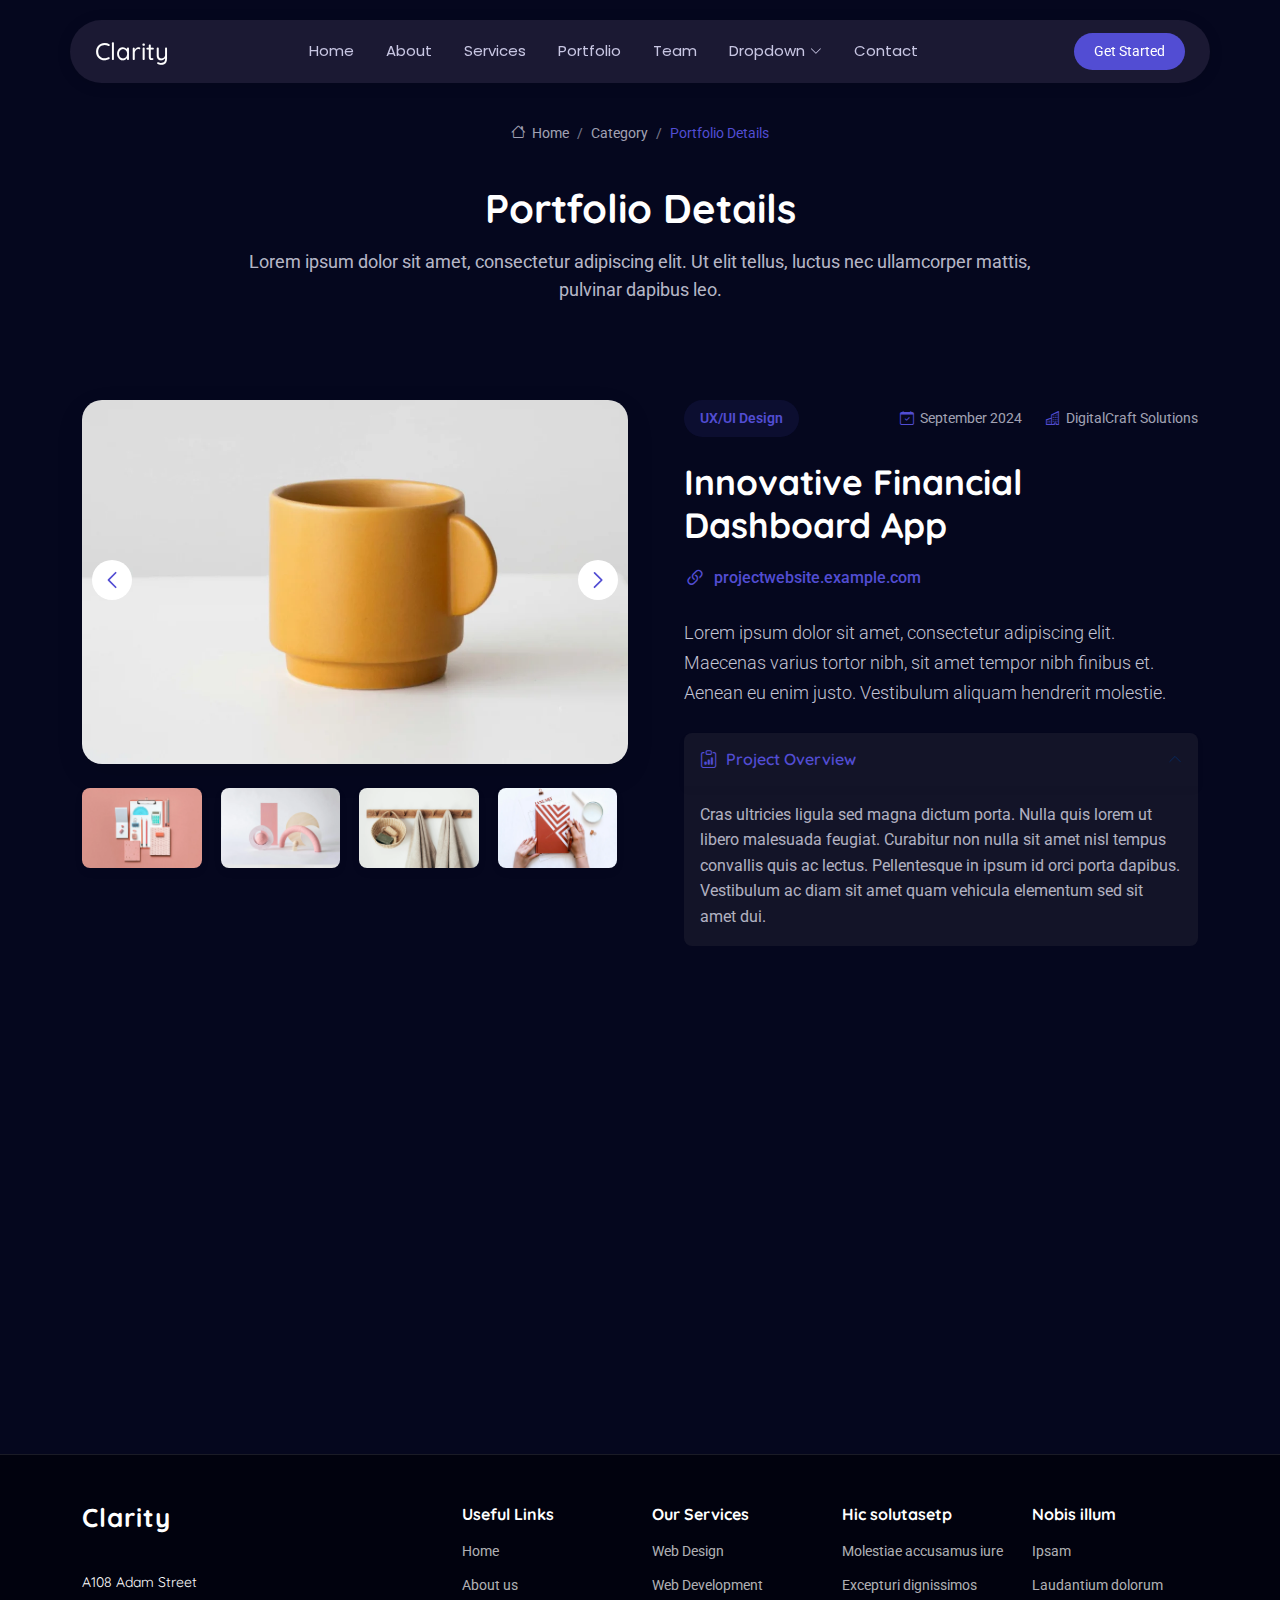
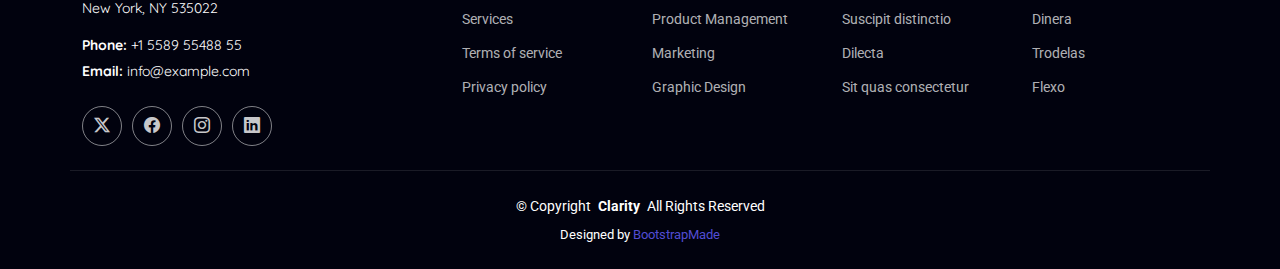
<file: portfolio-details.html>
<!DOCTYPE html>
<html lang="en">

<head>
  <meta charset="utf-8">
  <meta content="width=device-width, initial-scale=1.0" name="viewport">
  <title>Portfolio Details - Clarity Bootstrap Template</title>
  <meta name="description" content="">
  <meta name="keywords" content="">

  <!-- Favicons -->
  <link href="assets/img/favicon.png" rel="icon">
  <link href="assets/img/apple-touch-icon.png" rel="apple-touch-icon">

  <!-- Fonts -->
  <link href="https://fonts.googleapis.com" rel="preconnect">
  <link href="https://fonts.gstatic.com" rel="preconnect" crossorigin>
  <link href="https://fonts.googleapis.com/css2?family=Roboto:ital,wght@0,100;0,300;0,400;0,500;0,700;0,900;1,100;1,300;1,400;1,500;1,700;1,900&family=Poppins:ital,wght@0,100;0,200;0,300;0,400;0,500;0,600;0,700;0,800;0,900;1,100;1,200;1,300;1,400;1,500;1,600;1,700;1,800;1,900&family=Quicksand:wght@300;400;500;600;700&display=swap" rel="stylesheet">

  <!-- Vendor CSS Files -->
  <link href="assets/vendor/bootstrap/css/bootstrap.min.css" rel="stylesheet">
  <link href="assets/vendor/bootstrap-icons/bootstrap-icons.css" rel="stylesheet">
  <link href="assets/vendor/aos/aos.css" rel="stylesheet">
  <link href="assets/vendor/swiper/swiper-bundle.min.css" rel="stylesheet">
  <link href="assets/vendor/glightbox/css/glightbox.min.css" rel="stylesheet">

  <!-- Main CSS File -->
  <link href="assets/css/main.css" rel="stylesheet">

  <!-- =======================================================
  * Template Name: Clarity
  * Template URL: https://bootstrapmade.com/clarity-bootstrap-agency-template/
  * Updated: Sep 13 2025 with Bootstrap v5.3.8
  * Author: BootstrapMade.com
  * License: https://bootstrapmade.com/license/
  ======================================================== -->
</head>

<body class="portfolio-details-page">

  <header id="header" class="header d-flex align-items-center sticky-top">
    <div class="header-container container-fluid container-xl position-relative d-flex align-items-center justify-content-between">

      <a href="index.html" class="logo d-flex align-items-center me-auto me-xl-0">
        <!-- Uncomment the line below if you also wish to use an image logo -->
        <!-- <img src="assets/img/logo.webp" alt=""> -->
        <h1 class="sitename">Clarity</h1>
      </a>

      <nav id="navmenu" class="navmenu">
        <ul>
          <li><a href="#hero">Home</a></li>
          <li><a href="#about">About</a></li>
          <li><a href="#services">Services</a></li>
          <li><a href="#portfolio">Portfolio</a></li>
          <li><a href="#team">Team</a></li>
          <li class="dropdown"><a href="#"><span>Dropdown</span> <i class="bi bi-chevron-down toggle-dropdown"></i></a>
            <ul>
              <li><a href="#">Dropdown 1</a></li>
              <li class="dropdown"><a href="#"><span>Deep Dropdown</span> <i class="bi bi-chevron-down toggle-dropdown"></i></a>
                <ul>
                  <li><a href="#">Deep Dropdown 1</a></li>
                  <li><a href="#">Deep Dropdown 2</a></li>
                  <li><a href="#">Deep Dropdown 3</a></li>
                  <li><a href="#">Deep Dropdown 4</a></li>
                  <li><a href="#">Deep Dropdown 5</a></li>
                </ul>
              </li>
              <li><a href="#">Dropdown 2</a></li>
              <li><a href="#">Dropdown 3</a></li>
              <li><a href="#">Dropdown 4</a></li>
            </ul>
          </li>
          <li><a href="#contact">Contact</a></li>
        </ul>
        <i class="mobile-nav-toggle d-xl-none bi bi-list"></i>
      </nav>

      <a class="btn-getstarted" href="#about">Get Started</a>

    </div>
  </header>

  <main class="main">

    <!-- Page Title -->
    <div class="page-title">
      <div class="breadcrumbs">
        <nav aria-label="breadcrumb">
          <ol class="breadcrumb">
            <li class="breadcrumb-item"><a href="#"><i class="bi bi-house"></i> Home</a></li>
            <li class="breadcrumb-item"><a href="#">Category</a></li>
            <li class="breadcrumb-item active current">Portfolio Details</li>
          </ol>
        </nav>
      </div>

      <div class="title-wrapper">
        <h1>Portfolio Details</h1>
        <p>Lorem ipsum dolor sit amet, consectetur adipiscing elit. Ut elit tellus, luctus nec ullamcorper mattis, pulvinar dapibus leo.</p>
      </div>
    </div><!-- End Page Title -->

    <!-- Portfolio Details Section -->
    <section id="portfolio-details" class="portfolio-details section">

      <div class="container" data-aos="fade-up" data-aos-delay="100">

        <div class="row gy-4">
          <div class="col-lg-6" data-aos="fade-right">
            <div class="portfolio-details-media">
              <div class="main-image">
                <div class="portfolio-details-slider swiper init-swiper" data-aos="zoom-in">
                  <script type="application/json" class="swiper-config">
                    {
                      "loop": true,
                      "speed": 1000,
                      "autoplay": {
                        "delay": 6000
                      },
                      "effect": "creative",
                      "creativeEffect": {
                        "prev": {
                          "shadow": true,
                          "translate": [0, 0, -400]
                        },
                        "next": {
                          "translate": ["100%", 0, 0]
                        }
                      },
                      "slidesPerView": 1,
                      "navigation": {
                        "nextEl": ".swiper-button-next",
                        "prevEl": ".swiper-button-prev"
                      }
                    }
                  </script>
                  <div class="swiper-wrapper">
                    <div class="swiper-slide">
                      <img src="assets/img/portfolio/portfolio-5.webp" alt="Portfolio Image" class="img-fluid">
                    </div>
                    <div class="swiper-slide">
                      <img src="assets/img/portfolio/portfolio-7.webp" alt="Portfolio Image" class="img-fluid">
                    </div>
                    <div class="swiper-slide">
                      <img src="assets/img/portfolio/portfolio-8.webp" alt="Portfolio Image" class="img-fluid">
                    </div>
                  </div>
                  <div class="swiper-button-prev"></div>
                  <div class="swiper-button-next"></div>
                </div>
              </div>

              <div class="thumbnail-grid" data-aos="fade-up" data-aos-delay="200">
                <div class="row g-2 mt-3">
                  <div class="col-3">
                    <img src="assets/img/portfolio/portfolio-4.webp" alt="Gallery Image" class="img-fluid glightbox">
                  </div>
                  <div class="col-3">
                    <img src="assets/img/portfolio/portfolio-6.webp" alt="Gallery Image" class="img-fluid glightbox">
                  </div>
                  <div class="col-3">
                    <img src="assets/img/portfolio/portfolio-11.webp" alt="Gallery Image" class="img-fluid glightbox">
                  </div>
                  <div class="col-3">
                    <img src="assets/img/portfolio/portfolio-12.webp" alt="Gallery Image" class="img-fluid glightbox">
                  </div>
                </div>
              </div>

              <div class="tech-stack-badges" data-aos="fade-up" data-aos-delay="300">
                <span>Angular</span>
                <span>Express.js</span>
                <span>PostgreSQL</span>
                <span>GraphQL</span>
                <span>Firebase</span>
              </div>
            </div>
          </div>

          <div class="col-lg-6" data-aos="fade-left">
            <div class="portfolio-details-content">
              <div class="project-meta">
                <div class="badge-wrapper">
                  <span class="project-badge">UX/UI Design</span>
                </div>
                <div class="date-client">
                  <div class="meta-item">
                    <i class="bi bi-calendar-check"></i>
                    <span>September 2024</span>
                  </div>
                  <div class="meta-item">
                    <i class="bi bi-buildings"></i>
                    <span>DigitalCraft Solutions</span>
                  </div>
                </div>
              </div>

              <h2 class="project-title">Innovative Financial Dashboard App</h2>

              <div class="project-website">
                <i class="bi bi-link-45deg"></i>
                <a href="#" target="_blank">projectwebsite.example.com</a>
              </div>

              <div class="project-overview">
                <p class="lead">
                  Lorem ipsum dolor sit amet, consectetur adipiscing elit. Maecenas varius tortor nibh, sit amet tempor nibh finibus et. Aenean eu enim justo. Vestibulum aliquam hendrerit molestie.
                </p>

                <div class="accordion project-accordion" id="portfolio-details-projectAccordion">
                  <div class="accordion-item" data-aos="fade-up">
                    <h2 class="accordion-header">
                      <button class="accordion-button" type="button" data-bs-toggle="collapse" data-bs-target="#portfolio-details-collapse-1" aria-expanded="true" aria-controls="collapseOne">
                        <i class="bi bi-clipboard-data me-2"></i> Project Overview
                      </button>
                    </h2>
                    <div id="portfolio-details-collapse-1" class="accordion-collapse collapse show" data-bs-parent="#portfolio-details-projectAccordion">
                      <div class="accordion-body">
                        <p>Cras ultricies ligula sed magna dictum porta. Nulla quis lorem ut libero malesuada feugiat. Curabitur non nulla sit amet nisl tempus convallis quis ac lectus. Pellentesque in ipsum id orci porta dapibus. Vestibulum ac diam sit amet quam vehicula elementum sed sit amet dui.</p>
                      </div>
                    </div>
                  </div>

                  <div class="accordion-item" data-aos="fade-up" data-aos-delay="100">
                    <h2 class="accordion-header">
                      <button class="accordion-button collapsed" type="button" data-bs-toggle="collapse" data-bs-target="#portfolio-details-collapse-2" aria-expanded="false" aria-controls="collapseTwo">
                        <i class="bi bi-exclamation-diamond me-2"></i> The Challenge
                      </button>
                    </h2>
                    <div id="portfolio-details-collapse-2" class="accordion-collapse collapse" data-bs-parent="#portfolio-details-projectAccordion">
                      <div class="accordion-body">
                        <p>Mauris blandit aliquet elit, eget tincidunt nibh pulvinar a. Vivamus suscipit tortor eget felis porttitor volutpat. Curabitur aliquet quam id dui posuere blandit. Praesent sapien massa, convallis a pellentesque nec, egestas non nisi. Sed porttitor lectus nibh.</p>
                      </div>
                    </div>
                  </div>

                  <div class="accordion-item" data-aos="fade-up" data-aos-delay="200">
                    <h2 class="accordion-header">
                      <button class="accordion-button collapsed" type="button" data-bs-toggle="collapse" data-bs-target="#portfolio-details-collapse-3" aria-expanded="false" aria-controls="collapseThree">
                        <i class="bi bi-award me-2"></i> The Solution
                      </button>
                    </h2>
                    <div id="portfolio-details-collapse-3" class="accordion-collapse collapse" data-bs-parent="#portfolio-details-projectAccordion">
                      <div class="accordion-body">
                        <p>Donec sollicitudin molestie malesuada. Curabitur arcu erat, accumsan id imperdiet et, porttitor at sem. Vestibulum ante ipsum primis in faucibus orci luctus et ultrices posuere cubilia Curae; Donec velit neque, auctor sit amet aliquam vel, ullamcorper sit amet ligula.</p>
                      </div>
                    </div>
                  </div>
                </div>
              </div>

              <div class="project-features" data-aos="fade-up" data-aos-delay="300">
                <h3><i class="bi bi-stars"></i> Key Features</h3>
                <div class="row g-3">
                  <div class="col-md-6">
                    <ul class="feature-list">
                      <li><i class="bi bi-check2-circle"></i> Real-time Data Visualization</li>
                      <li><i class="bi bi-check2-circle"></i> User Role Management</li>
                      <li><i class="bi bi-check2-circle"></i> Secure Authentication</li>
                    </ul>
                  </div>
                  <div class="col-md-6">
                    <ul class="feature-list">
                      <li><i class="bi bi-check2-circle"></i> Customizable Dashboards</li>
                      <li><i class="bi bi-check2-circle"></i> Data Export Options</li>
                      <li><i class="bi bi-check2-circle"></i> Multi-device Support</li>
                    </ul>
                  </div>
                </div>
              </div>

              <div class="cta-buttons" data-aos="fade-up" data-aos-delay="400">
                <a href="#" class="btn-view-project">View Live Project</a>
                <a href="#" class="btn-next-project">Next Project <i class="bi bi-arrow-right"></i></a>
              </div>
            </div>
          </div>
        </div>

      </div>

    </section><!-- /Portfolio Details Section -->

  </main>

  <footer id="footer" class="footer position-relative dark-background">

    <div class="container footer-top">
      <div class="row gy-4">
        <div class="col-lg-4 col-md-6 footer-about">
          <a href="index.html" class="logo d-flex align-items-center">
            <span class="sitename">Clarity</span>
          </a>
          <div class="footer-contact pt-3">
            <p>A108 Adam Street</p>
            <p>New York, NY 535022</p>
            <p class="mt-3"><strong>Phone:</strong> <span>+1 5589 55488 55</span></p>
            <p><strong>Email:</strong> <span>info@example.com</span></p>
          </div>
          <div class="social-links d-flex mt-4">
            <a href=""><i class="bi bi-twitter-x"></i></a>
            <a href=""><i class="bi bi-facebook"></i></a>
            <a href=""><i class="bi bi-instagram"></i></a>
            <a href=""><i class="bi bi-linkedin"></i></a>
          </div>
        </div>

        <div class="col-lg-2 col-md-3 footer-links">
          <h4>Useful Links</h4>
          <ul>
            <li><a href="#">Home</a></li>
            <li><a href="#">About us</a></li>
            <li><a href="#">Services</a></li>
            <li><a href="#">Terms of service</a></li>
            <li><a href="#">Privacy policy</a></li>
          </ul>
        </div>

        <div class="col-lg-2 col-md-3 footer-links">
          <h4>Our Services</h4>
          <ul>
            <li><a href="#">Web Design</a></li>
            <li><a href="#">Web Development</a></li>
            <li><a href="#">Product Management</a></li>
            <li><a href="#">Marketing</a></li>
            <li><a href="#">Graphic Design</a></li>
          </ul>
        </div>

        <div class="col-lg-2 col-md-3 footer-links">
          <h4>Hic solutasetp</h4>
          <ul>
            <li><a href="#">Molestiae accusamus iure</a></li>
            <li><a href="#">Excepturi dignissimos</a></li>
            <li><a href="#">Suscipit distinctio</a></li>
            <li><a href="#">Dilecta</a></li>
            <li><a href="#">Sit quas consectetur</a></li>
          </ul>
        </div>

        <div class="col-lg-2 col-md-3 footer-links">
          <h4>Nobis illum</h4>
          <ul>
            <li><a href="#">Ipsam</a></li>
            <li><a href="#">Laudantium dolorum</a></li>
            <li><a href="#">Dinera</a></li>
            <li><a href="#">Trodelas</a></li>
            <li><a href="#">Flexo</a></li>
          </ul>
        </div>

      </div>
    </div>

    <div class="container copyright text-center mt-4">
      <p>© <span>Copyright</span> <strong class="px-1 sitename">Clarity</strong> <span>All Rights Reserved</span></p>
      <div class="credits">
        <!-- All the links in the footer should remain intact. -->
        <!-- You can delete the links only if you've purchased the pro version. -->
        <!-- Licensing information: https://bootstrapmade.com/license/ -->
        <!-- Purchase the pro version with working PHP/AJAX contact form: [buy-url] -->
        Designed by <a href="https://bootstrapmade.com/">BootstrapMade</a>
      </div>
    </div>

  </footer>

  <!-- Scroll Top -->
  <a href="#" id="scroll-top" class="scroll-top d-flex align-items-center justify-content-center"><i class="bi bi-arrow-up-short"></i></a>

  <!-- Preloader -->
  <div id="preloader"></div>

  <!-- Vendor JS Files -->
  <script src="assets/vendor/bootstrap/js/bootstrap.bundle.min.js"></script>
  <script src="assets/vendor/php-email-form/validate.js"></script>
  <script src="assets/vendor/aos/aos.js"></script>
  <script src="assets/vendor/purecounter/purecounter_vanilla.js"></script>
  <script src="assets/vendor/imagesloaded/imagesloaded.pkgd.min.js"></script>
  <script src="assets/vendor/isotope-layout/isotope.pkgd.min.js"></script>
  <script src="assets/vendor/swiper/swiper-bundle.min.js"></script>
  <script src="assets/vendor/glightbox/js/glightbox.min.js"></script>

  <!-- Main JS File -->
  <script src="assets/js/main.js"></script>

</body>

</html>
</file>
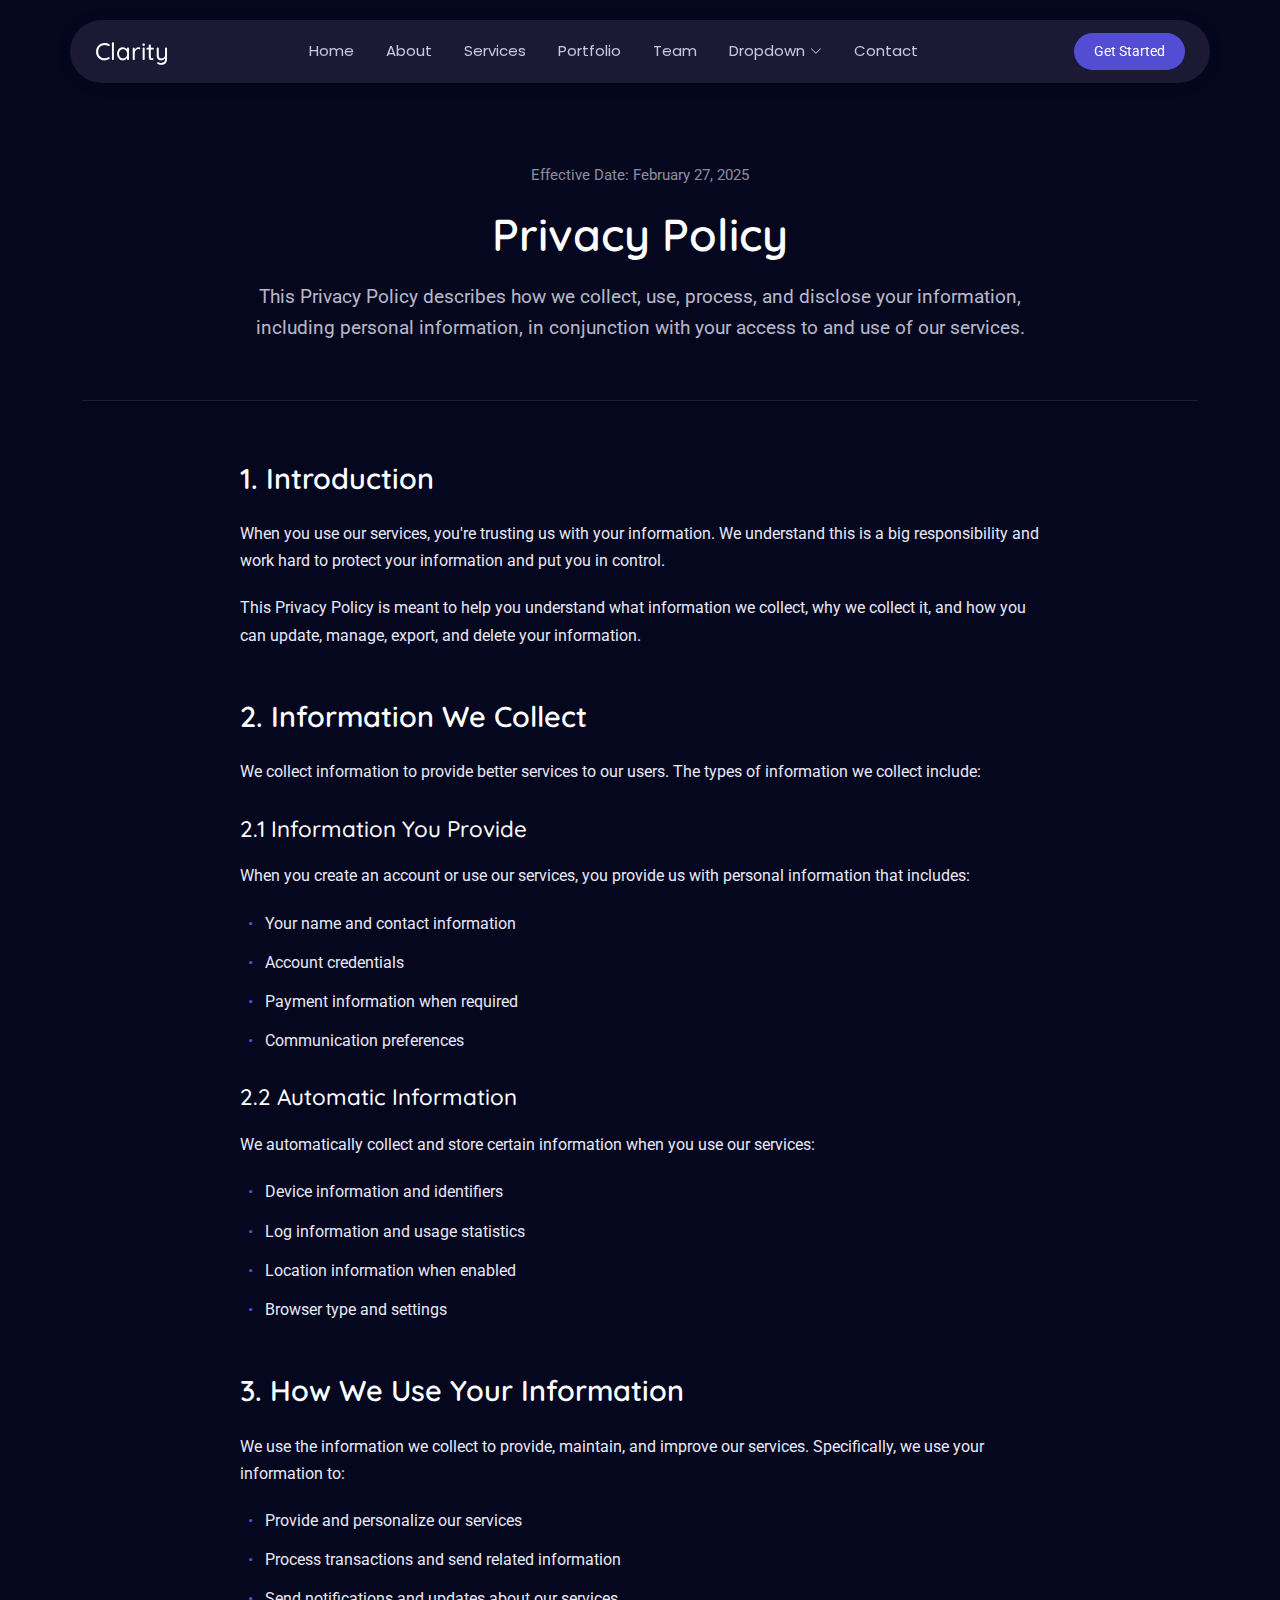
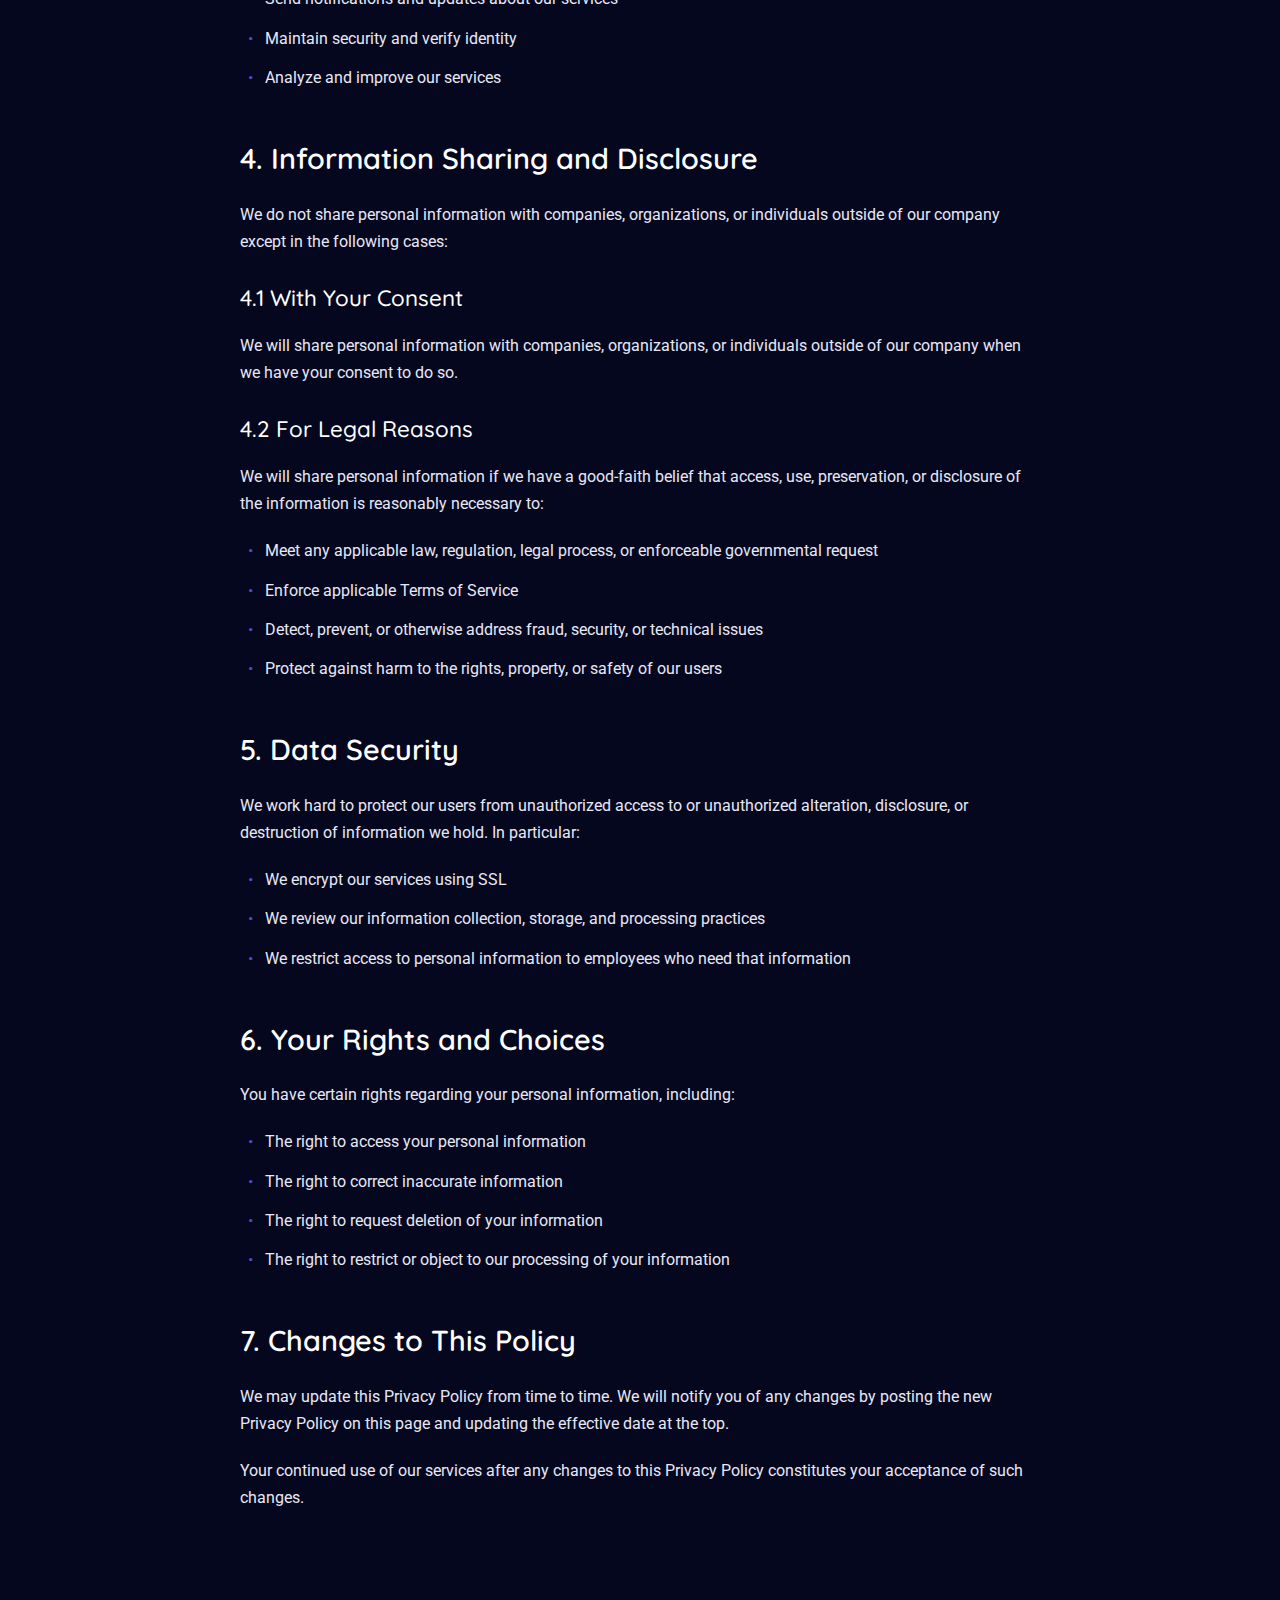
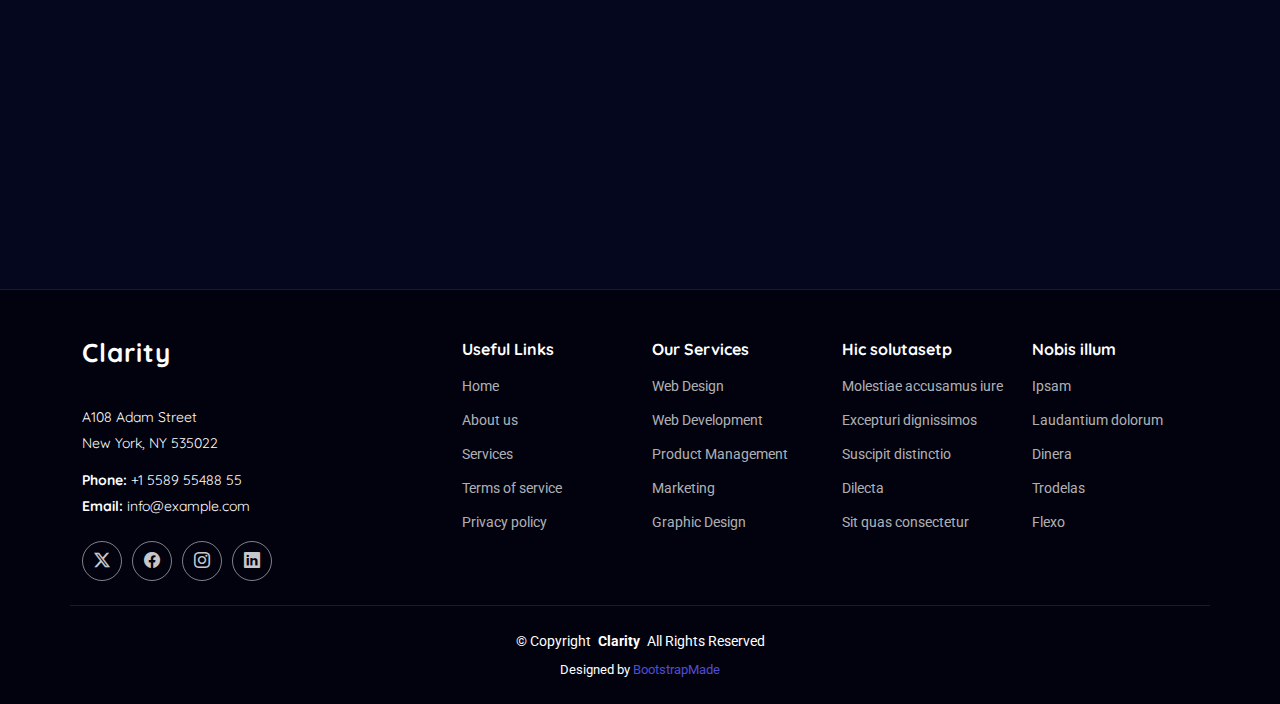
<file: privacy.html>
<!DOCTYPE html>
<html lang="en">

<head>
  <meta charset="utf-8">
  <meta content="width=device-width, initial-scale=1.0" name="viewport">
  <title>Privacy - Clarity Bootstrap Template</title>
  <meta name="description" content="">
  <meta name="keywords" content="">

  <!-- Favicons -->
  <link href="assets/img/favicon.png" rel="icon">
  <link href="assets/img/apple-touch-icon.png" rel="apple-touch-icon">

  <!-- Fonts -->
  <link href="https://fonts.googleapis.com" rel="preconnect">
  <link href="https://fonts.gstatic.com" rel="preconnect" crossorigin>
  <link href="https://fonts.googleapis.com/css2?family=Roboto:ital,wght@0,100;0,300;0,400;0,500;0,700;0,900;1,100;1,300;1,400;1,500;1,700;1,900&family=Poppins:ital,wght@0,100;0,200;0,300;0,400;0,500;0,600;0,700;0,800;0,900;1,100;1,200;1,300;1,400;1,500;1,600;1,700;1,800;1,900&family=Quicksand:wght@300;400;500;600;700&display=swap" rel="stylesheet">

  <!-- Vendor CSS Files -->
  <link href="assets/vendor/bootstrap/css/bootstrap.min.css" rel="stylesheet">
  <link href="assets/vendor/bootstrap-icons/bootstrap-icons.css" rel="stylesheet">
  <link href="assets/vendor/aos/aos.css" rel="stylesheet">
  <link href="assets/vendor/swiper/swiper-bundle.min.css" rel="stylesheet">
  <link href="assets/vendor/glightbox/css/glightbox.min.css" rel="stylesheet">

  <!-- Main CSS File -->
  <link href="assets/css/main.css" rel="stylesheet">

  <!-- =======================================================
  * Template Name: Clarity
  * Template URL: https://bootstrapmade.com/clarity-bootstrap-agency-template/
  * Updated: Sep 13 2025 with Bootstrap v5.3.8
  * Author: BootstrapMade.com
  * License: https://bootstrapmade.com/license/
  ======================================================== -->
</head>

<body class="privacy-page">

  <header id="header" class="header d-flex align-items-center sticky-top">
    <div class="header-container container-fluid container-xl position-relative d-flex align-items-center justify-content-between">

      <a href="index.html" class="logo d-flex align-items-center me-auto me-xl-0">
        <!-- Uncomment the line below if you also wish to use an image logo -->
        <!-- <img src="assets/img/logo.webp" alt=""> -->
        <h1 class="sitename">Clarity</h1>
      </a>

      <nav id="navmenu" class="navmenu">
        <ul>
          <li><a href="#hero">Home</a></li>
          <li><a href="#about">About</a></li>
          <li><a href="#services">Services</a></li>
          <li><a href="#portfolio">Portfolio</a></li>
          <li><a href="#team">Team</a></li>
          <li class="dropdown"><a href="#"><span>Dropdown</span> <i class="bi bi-chevron-down toggle-dropdown"></i></a>
            <ul>
              <li><a href="#">Dropdown 1</a></li>
              <li class="dropdown"><a href="#"><span>Deep Dropdown</span> <i class="bi bi-chevron-down toggle-dropdown"></i></a>
                <ul>
                  <li><a href="#">Deep Dropdown 1</a></li>
                  <li><a href="#">Deep Dropdown 2</a></li>
                  <li><a href="#">Deep Dropdown 3</a></li>
                  <li><a href="#">Deep Dropdown 4</a></li>
                  <li><a href="#">Deep Dropdown 5</a></li>
                </ul>
              </li>
              <li><a href="#">Dropdown 2</a></li>
              <li><a href="#">Dropdown 3</a></li>
              <li><a href="#">Dropdown 4</a></li>
            </ul>
          </li>
          <li><a href="#contact">Contact</a></li>
        </ul>
        <i class="mobile-nav-toggle d-xl-none bi bi-list"></i>
      </nav>

      <a class="btn-getstarted" href="#about">Get Started</a>

    </div>
  </header>

  <main class="main">

    <!-- Privacy Section -->
    <section id="privacy" class="privacy section">

      <div class="container" data-aos="fade-up">
        <!-- Header -->
        <div class="privacy-header" data-aos="fade-up">
          <div class="header-content">
            <div class="last-updated">Effective Date: February 27, 2025</div>
            <h1>Privacy Policy</h1>
            <p class="intro-text">This Privacy Policy describes how we collect, use, process, and disclose your information, including personal information, in conjunction with your access to and use of our services.</p>
          </div>
        </div>

        <!-- Main Content -->
        <div class="privacy-content" data-aos="fade-up">
          <!-- Introduction -->
          <div class="content-section">
            <h2>1. Introduction</h2>
            <p>When you use our services, you're trusting us with your information. We understand this is a big responsibility and work hard to protect your information and put you in control.</p>
            <p>This Privacy Policy is meant to help you understand what information we collect, why we collect it, and how you can update, manage, export, and delete your information.</p>
          </div>

          <!-- Information Collection -->
          <div class="content-section">
            <h2>2. Information We Collect</h2>
            <p>We collect information to provide better services to our users. The types of information we collect include:</p>

            <h3>2.1 Information You Provide</h3>
            <p>When you create an account or use our services, you provide us with personal information that includes:</p>
            <ul>
              <li>Your name and contact information</li>
              <li>Account credentials</li>
              <li>Payment information when required</li>
              <li>Communication preferences</li>
            </ul>

            <h3>2.2 Automatic Information</h3>
            <p>We automatically collect and store certain information when you use our services:</p>
            <ul>
              <li>Device information and identifiers</li>
              <li>Log information and usage statistics</li>
              <li>Location information when enabled</li>
              <li>Browser type and settings</li>
            </ul>
          </div>

          <!-- Use of Information -->
          <div class="content-section">
            <h2>3. How We Use Your Information</h2>
            <p>We use the information we collect to provide, maintain, and improve our services. Specifically, we use your information to:</p>
            <ul>
              <li>Provide and personalize our services</li>
              <li>Process transactions and send related information</li>
              <li>Send notifications and updates about our services</li>
              <li>Maintain security and verify identity</li>
              <li>Analyze and improve our services</li>
            </ul>
          </div>

          <!-- Information Sharing -->
          <div class="content-section">
            <h2>4. Information Sharing and Disclosure</h2>
            <p>We do not share personal information with companies, organizations, or individuals outside of our company except in the following cases:</p>

            <h3>4.1 With Your Consent</h3>
            <p>We will share personal information with companies, organizations, or individuals outside of our company when we have your consent to do so.</p>

            <h3>4.2 For Legal Reasons</h3>
            <p>We will share personal information if we have a good-faith belief that access, use, preservation, or disclosure of the information is reasonably necessary to:</p>
            <ul>
              <li>Meet any applicable law, regulation, legal process, or enforceable governmental request</li>
              <li>Enforce applicable Terms of Service</li>
              <li>Detect, prevent, or otherwise address fraud, security, or technical issues</li>
              <li>Protect against harm to the rights, property, or safety of our users</li>
            </ul>
          </div>

          <!-- Data Security -->
          <div class="content-section">
            <h2>5. Data Security</h2>
            <p>We work hard to protect our users from unauthorized access to or unauthorized alteration, disclosure, or destruction of information we hold. In particular:</p>
            <ul>
              <li>We encrypt our services using SSL</li>
              <li>We review our information collection, storage, and processing practices</li>
              <li>We restrict access to personal information to employees who need that information</li>
            </ul>
          </div>

          <!-- Your Rights -->
          <div class="content-section">
            <h2>6. Your Rights and Choices</h2>
            <p>You have certain rights regarding your personal information, including:</p>
            <ul>
              <li>The right to access your personal information</li>
              <li>The right to correct inaccurate information</li>
              <li>The right to request deletion of your information</li>
              <li>The right to restrict or object to our processing of your information</li>
            </ul>
          </div>

          <!-- Policy Updates -->
          <div class="content-section">
            <h2>7. Changes to This Policy</h2>
            <p>We may update this Privacy Policy from time to time. We will notify you of any changes by posting the new Privacy Policy on this page and updating the effective date at the top.</p>
            <p>Your continued use of our services after any changes to this Privacy Policy constitutes your acceptance of such changes.</p>
          </div>
        </div>

        <!-- Contact Section -->
        <div class="privacy-contact" data-aos="fade-up">
          <h2>Contact Us</h2>
          <p>If you have any questions about this Privacy Policy or our practices, please contact us:</p>
          <div class="contact-details">
            <p><strong>Email:</strong> privacy@example.com</p>
            <p><strong>Address:</strong> 123 Privacy Street, Security City, 12345</p>
          </div>
        </div>

      </div>

    </section><!-- /Privacy Section -->

  </main>

  <footer id="footer" class="footer position-relative dark-background">

    <div class="container footer-top">
      <div class="row gy-4">
        <div class="col-lg-4 col-md-6 footer-about">
          <a href="index.html" class="logo d-flex align-items-center">
            <span class="sitename">Clarity</span>
          </a>
          <div class="footer-contact pt-3">
            <p>A108 Adam Street</p>
            <p>New York, NY 535022</p>
            <p class="mt-3"><strong>Phone:</strong> <span>+1 5589 55488 55</span></p>
            <p><strong>Email:</strong> <span>info@example.com</span></p>
          </div>
          <div class="social-links d-flex mt-4">
            <a href=""><i class="bi bi-twitter-x"></i></a>
            <a href=""><i class="bi bi-facebook"></i></a>
            <a href=""><i class="bi bi-instagram"></i></a>
            <a href=""><i class="bi bi-linkedin"></i></a>
          </div>
        </div>

        <div class="col-lg-2 col-md-3 footer-links">
          <h4>Useful Links</h4>
          <ul>
            <li><a href="#">Home</a></li>
            <li><a href="#">About us</a></li>
            <li><a href="#">Services</a></li>
            <li><a href="#">Terms of service</a></li>
            <li><a href="#">Privacy policy</a></li>
          </ul>
        </div>

        <div class="col-lg-2 col-md-3 footer-links">
          <h4>Our Services</h4>
          <ul>
            <li><a href="#">Web Design</a></li>
            <li><a href="#">Web Development</a></li>
            <li><a href="#">Product Management</a></li>
            <li><a href="#">Marketing</a></li>
            <li><a href="#">Graphic Design</a></li>
          </ul>
        </div>

        <div class="col-lg-2 col-md-3 footer-links">
          <h4>Hic solutasetp</h4>
          <ul>
            <li><a href="#">Molestiae accusamus iure</a></li>
            <li><a href="#">Excepturi dignissimos</a></li>
            <li><a href="#">Suscipit distinctio</a></li>
            <li><a href="#">Dilecta</a></li>
            <li><a href="#">Sit quas consectetur</a></li>
          </ul>
        </div>

        <div class="col-lg-2 col-md-3 footer-links">
          <h4>Nobis illum</h4>
          <ul>
            <li><a href="#">Ipsam</a></li>
            <li><a href="#">Laudantium dolorum</a></li>
            <li><a href="#">Dinera</a></li>
            <li><a href="#">Trodelas</a></li>
            <li><a href="#">Flexo</a></li>
          </ul>
        </div>

      </div>
    </div>

    <div class="container copyright text-center mt-4">
      <p>© <span>Copyright</span> <strong class="px-1 sitename">Clarity</strong> <span>All Rights Reserved</span></p>
      <div class="credits">
        <!-- All the links in the footer should remain intact. -->
        <!-- You can delete the links only if you've purchased the pro version. -->
        <!-- Licensing information: https://bootstrapmade.com/license/ -->
        <!-- Purchase the pro version with working PHP/AJAX contact form: [buy-url] -->
        Designed by <a href="https://bootstrapmade.com/">BootstrapMade</a>
      </div>
    </div>

  </footer>

  <!-- Scroll Top -->
  <a href="#" id="scroll-top" class="scroll-top d-flex align-items-center justify-content-center"><i class="bi bi-arrow-up-short"></i></a>

  <!-- Preloader -->
  <div id="preloader"></div>

  <!-- Vendor JS Files -->
  <script src="assets/vendor/bootstrap/js/bootstrap.bundle.min.js"></script>
  <script src="assets/vendor/php-email-form/validate.js"></script>
  <script src="assets/vendor/aos/aos.js"></script>
  <script src="assets/vendor/purecounter/purecounter_vanilla.js"></script>
  <script src="assets/vendor/imagesloaded/imagesloaded.pkgd.min.js"></script>
  <script src="assets/vendor/isotope-layout/isotope.pkgd.min.js"></script>
  <script src="assets/vendor/swiper/swiper-bundle.min.js"></script>
  <script src="assets/vendor/glightbox/js/glightbox.min.js"></script>

  <!-- Main JS File -->
  <script src="assets/js/main.js"></script>

</body>

</html>
</file>
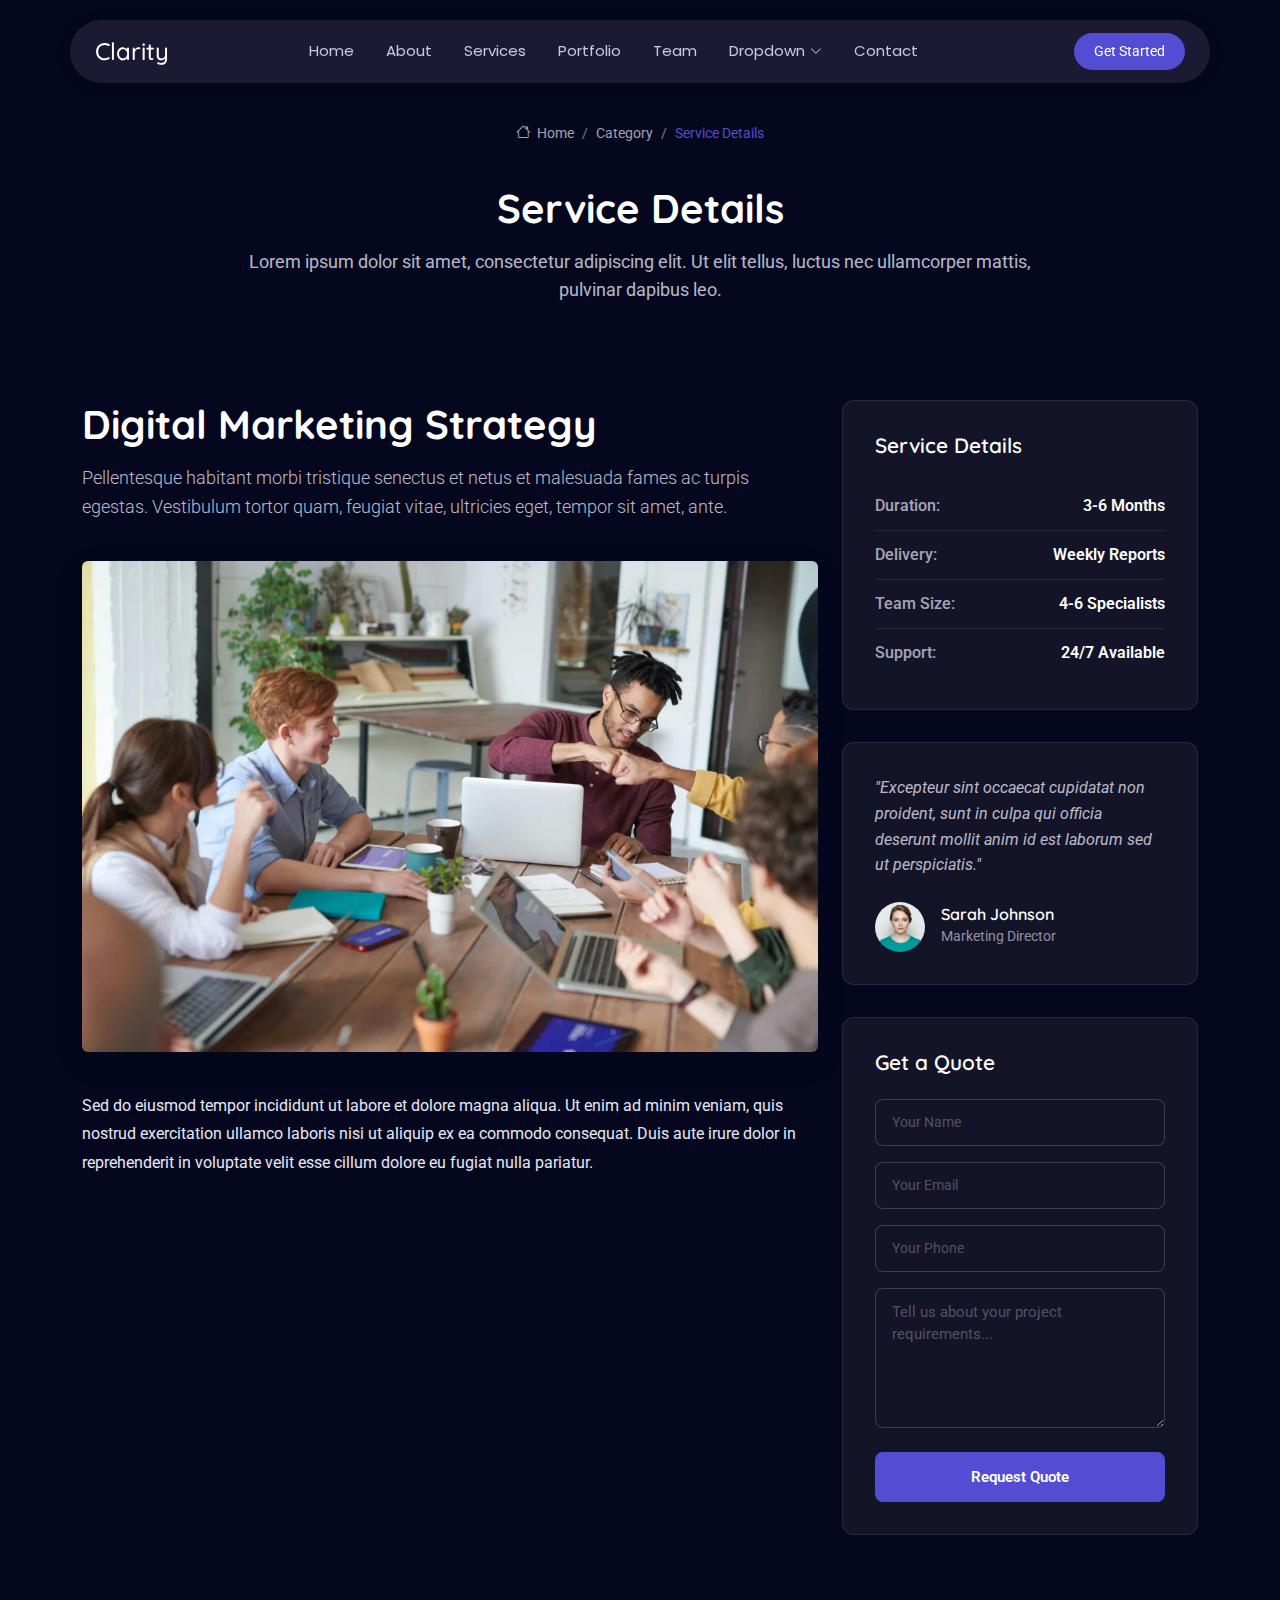
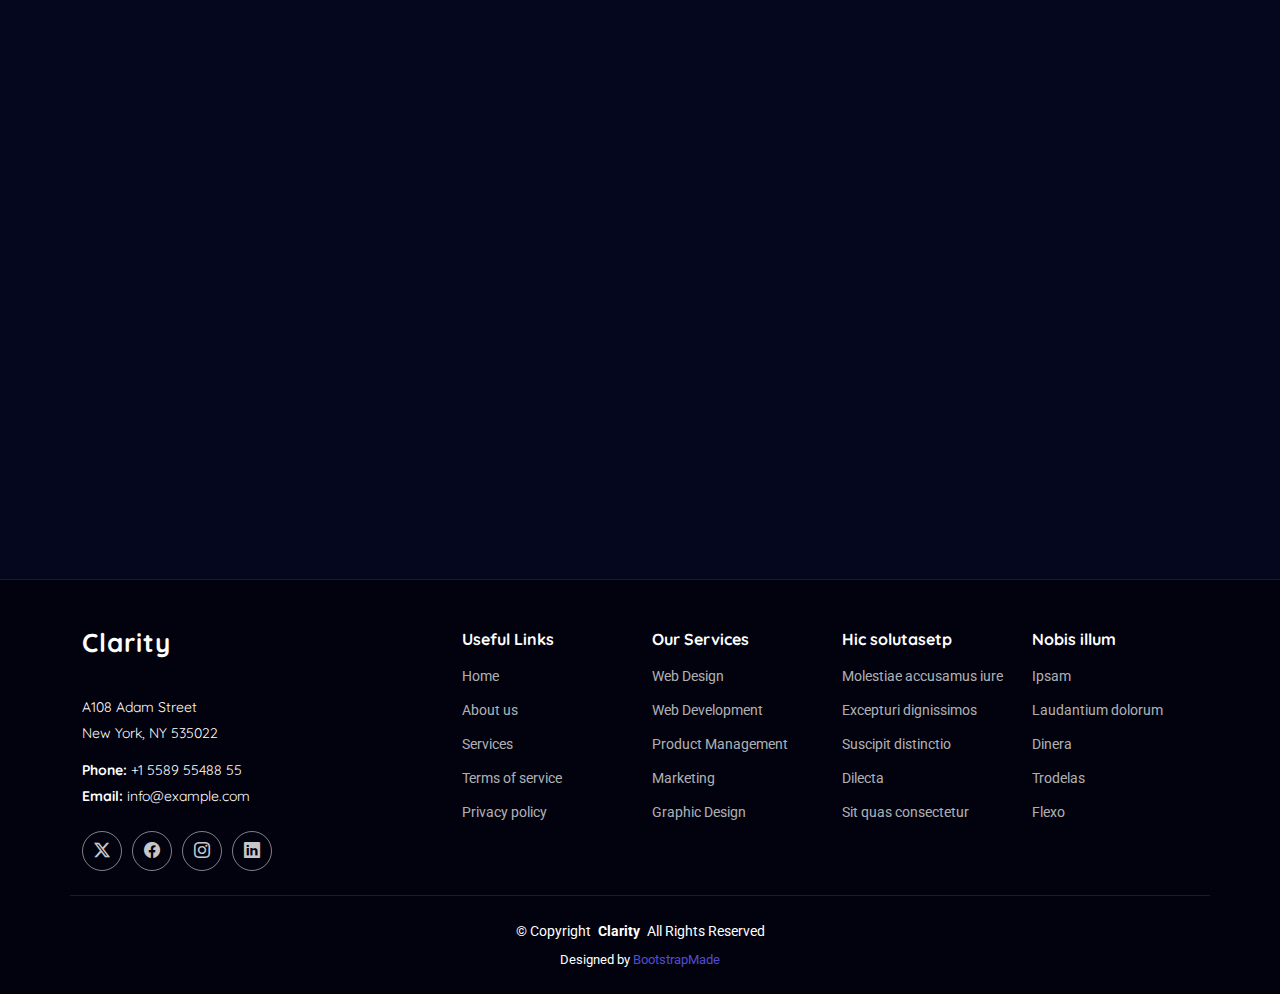
<file: service-details.html>
<!DOCTYPE html>
<html lang="en">

<head>
  <meta charset="utf-8">
  <meta content="width=device-width, initial-scale=1.0" name="viewport">
  <title>Service Details - Clarity Bootstrap Template</title>
  <meta name="description" content="">
  <meta name="keywords" content="">

  <!-- Favicons -->
  <link href="assets/img/favicon.png" rel="icon">
  <link href="assets/img/apple-touch-icon.png" rel="apple-touch-icon">

  <!-- Fonts -->
  <link href="https://fonts.googleapis.com" rel="preconnect">
  <link href="https://fonts.gstatic.com" rel="preconnect" crossorigin>
  <link href="https://fonts.googleapis.com/css2?family=Roboto:ital,wght@0,100;0,300;0,400;0,500;0,700;0,900;1,100;1,300;1,400;1,500;1,700;1,900&family=Poppins:ital,wght@0,100;0,200;0,300;0,400;0,500;0,600;0,700;0,800;0,900;1,100;1,200;1,300;1,400;1,500;1,600;1,700;1,800;1,900&family=Quicksand:wght@300;400;500;600;700&display=swap" rel="stylesheet">

  <!-- Vendor CSS Files -->
  <link href="assets/vendor/bootstrap/css/bootstrap.min.css" rel="stylesheet">
  <link href="assets/vendor/bootstrap-icons/bootstrap-icons.css" rel="stylesheet">
  <link href="assets/vendor/aos/aos.css" rel="stylesheet">
  <link href="assets/vendor/swiper/swiper-bundle.min.css" rel="stylesheet">
  <link href="assets/vendor/glightbox/css/glightbox.min.css" rel="stylesheet">

  <!-- Main CSS File -->
  <link href="assets/css/main.css" rel="stylesheet">

  <!-- =======================================================
  * Template Name: Clarity
  * Template URL: https://bootstrapmade.com/clarity-bootstrap-agency-template/
  * Updated: Sep 13 2025 with Bootstrap v5.3.8
  * Author: BootstrapMade.com
  * License: https://bootstrapmade.com/license/
  ======================================================== -->
</head>

<body class="service-details-page">

  <header id="header" class="header d-flex align-items-center sticky-top">
    <div class="header-container container-fluid container-xl position-relative d-flex align-items-center justify-content-between">

      <a href="index.html" class="logo d-flex align-items-center me-auto me-xl-0">
        <!-- Uncomment the line below if you also wish to use an image logo -->
        <!-- <img src="assets/img/logo.webp" alt=""> -->
        <h1 class="sitename">Clarity</h1>
      </a>

      <nav id="navmenu" class="navmenu">
        <ul>
          <li><a href="#hero">Home</a></li>
          <li><a href="#about">About</a></li>
          <li><a href="#services">Services</a></li>
          <li><a href="#portfolio">Portfolio</a></li>
          <li><a href="#team">Team</a></li>
          <li class="dropdown"><a href="#"><span>Dropdown</span> <i class="bi bi-chevron-down toggle-dropdown"></i></a>
            <ul>
              <li><a href="#">Dropdown 1</a></li>
              <li class="dropdown"><a href="#"><span>Deep Dropdown</span> <i class="bi bi-chevron-down toggle-dropdown"></i></a>
                <ul>
                  <li><a href="#">Deep Dropdown 1</a></li>
                  <li><a href="#">Deep Dropdown 2</a></li>
                  <li><a href="#">Deep Dropdown 3</a></li>
                  <li><a href="#">Deep Dropdown 4</a></li>
                  <li><a href="#">Deep Dropdown 5</a></li>
                </ul>
              </li>
              <li><a href="#">Dropdown 2</a></li>
              <li><a href="#">Dropdown 3</a></li>
              <li><a href="#">Dropdown 4</a></li>
            </ul>
          </li>
          <li><a href="#contact">Contact</a></li>
        </ul>
        <i class="mobile-nav-toggle d-xl-none bi bi-list"></i>
      </nav>

      <a class="btn-getstarted" href="#about">Get Started</a>

    </div>
  </header>

  <main class="main">

    <!-- Page Title -->
    <div class="page-title">
      <div class="breadcrumbs">
        <nav aria-label="breadcrumb">
          <ol class="breadcrumb">
            <li class="breadcrumb-item"><a href="#"><i class="bi bi-house"></i> Home</a></li>
            <li class="breadcrumb-item"><a href="#">Category</a></li>
            <li class="breadcrumb-item active current">Service Details</li>
          </ol>
        </nav>
      </div>

      <div class="title-wrapper">
        <h1>Service Details</h1>
        <p>Lorem ipsum dolor sit amet, consectetur adipiscing elit. Ut elit tellus, luctus nec ullamcorper mattis, pulvinar dapibus leo.</p>
      </div>
    </div><!-- End Page Title -->

    <!-- Service Details Section -->
    <section id="service-details" class="service-details section">

      <div class="container" data-aos="fade-up" data-aos-delay="100">

        <div class="row gy-4">

          <!-- Service Overview -->
          <div class="col-lg-8">
            <div class="service-content">
              <h2>Digital Marketing Strategy</h2>
              <p class="lead">Pellentesque habitant morbi tristique senectus et netus et malesuada fames ac turpis egestas. Vestibulum tortor quam, feugiat vitae, ultricies eget, tempor sit amet, ante.</p>

              <div class="service-image" data-aos="fade-up" data-aos-delay="200">
                <img src="assets/img/services/services-3.webp" alt="Digital Marketing" class="img-fluid rounded">
              </div>

              <p>Sed do eiusmod tempor incididunt ut labore et dolore magna aliqua. Ut enim ad minim veniam, quis nostrud exercitation ullamco laboris nisi ut aliquip ex ea commodo consequat. Duis aute irure dolor in reprehenderit in voluptate velit esse cillum dolore eu fugiat nulla pariatur.</p>

              <!-- Service Features -->
              <div class="service-features" data-aos="fade-up" data-aos-delay="300">
                <h4>What's Included</h4>
                <div class="row gy-3">
                  <div class="col-md-6">
                    <div class="feature-item">
                      <i class="bi bi-graph-up-arrow flex-shrink-0"></i>
                      <div>
                        <h5>Performance Analytics</h5>
                        <p>Comprehensive tracking and reporting of all marketing metrics and KPIs.</p>
                      </div>
                    </div>
                  </div>
                  <div class="col-md-6">
                    <div class="feature-item">
                      <i class="bi bi-bullseye flex-shrink-0"></i>
                      <div>
                        <h5>Target Audience Research</h5>
                        <p>In-depth analysis to identify and reach your ideal customer base.</p>
                      </div>
                    </div>
                  </div>
                  <div class="col-md-6">
                    <div class="feature-item">
                      <i class="bi bi-palette flex-shrink-0"></i>
                      <div>
                        <h5>Content Creation</h5>
                        <p>Engaging visual and written content tailored to your brand voice.</p>
                      </div>
                    </div>
                  </div>
                  <div class="col-md-6">
                    <div class="feature-item">
                      <i class="bi bi-share flex-shrink-0"></i>
                      <div>
                        <h5>Social Media Management</h5>
                        <p>Complete management of your social media presence across platforms.</p>
                      </div>
                    </div>
                  </div>
                </div>
              </div>

              <!-- Process Steps -->
              <div class="service-process" data-aos="fade-up" data-aos-delay="400">
                <h4>Our Process</h4>
                <div class="process-steps">
                  <div class="step-item">
                    <div class="step-number">01</div>
                    <div class="step-content">
                      <h5>Strategy Development</h5>
                      <p>Lorem ipsum dolor sit amet, consectetur adipiscing elit. Mauris tempus vestibulum mauris quis aliquam.</p>
                    </div>
                  </div>
                  <div class="step-item">
                    <div class="step-number">02</div>
                    <div class="step-content">
                      <h5>Implementation</h5>
                      <p>Sed do eiusmod tempor incididunt ut labore et dolore magna aliqua. Ut enim ad minim veniam.</p>
                    </div>
                  </div>
                  <div class="step-item">
                    <div class="step-number">03</div>
                    <div class="step-content">
                      <h5>Optimization</h5>
                      <p>Duis aute irure dolor in reprehenderit in voluptate velit esse cillum dolore eu fugiat nulla.</p>
                    </div>
                  </div>
                  <div class="step-item">
                    <div class="step-number">04</div>
                    <div class="step-content">
                      <h5>Results &amp; Reporting</h5>
                      <p>Excepteur sint occaecat cupidatat non proident, sunt in culpa qui officia deserunt mollit.</p>
                    </div>
                  </div>
                </div>
              </div>

            </div>
          </div><!-- End Service Content -->

          <!-- Sidebar -->
          <div class="col-lg-4">
            <div class="sidebar" data-aos="fade-up" data-aos-delay="200">

              <!-- Service Quick Facts -->
              <div class="service-info">
                <h4>Service Details</h4>
                <ul class="service-facts">
                  <li>
                    <span class="fact-label">Duration:</span>
                    <span class="fact-value">3-6 Months</span>
                  </li>
                  <li>
                    <span class="fact-label">Delivery:</span>
                    <span class="fact-value">Weekly Reports</span>
                  </li>
                  <li>
                    <span class="fact-label">Team Size:</span>
                    <span class="fact-value">4-6 Specialists</span>
                  </li>
                  <li>
                    <span class="fact-label">Support:</span>
                    <span class="fact-value">24/7 Available</span>
                  </li>
                </ul>
              </div>

              <!-- Testimonial -->
              <div class="service-testimonial">
                <div class="testimonial-content">
                  <p>"Excepteur sint occaecat cupidatat non proident, sunt in culpa qui officia deserunt mollit anim id est laborum sed ut perspiciatis."</p>
                  <div class="testimonial-author">
                    <img src="assets/img/person/person-f-3.webp" alt="Sarah Johnson" class="author-image">
                    <div class="author-info">
                      <h5>Sarah Johnson</h5>
                      <span>Marketing Director</span>
                    </div>
                  </div>
                </div>
              </div>

              <!-- Contact Form -->
              <div class="inquiry-form">
                <h4>Get a Quote</h4>
                <form action="forms/get-a-quote.php" method="post" class="php-email-form">
                  <div class="form-group mb-3">
                    <input type="text" name="name" class="form-control" id="name" placeholder="Your Name" required="">
                  </div>
                  <div class="form-group mb-3">
                    <input type="email" name="email" class="form-control" id="email" placeholder="Your Email" required="">
                  </div>
                  <div class="form-group mb-3">
                    <input type="tel" name="phone" class="form-control" id="phone" placeholder="Your Phone">
                  </div>
                  <input type="hidden" name="subect" value="Service Quote Request">
                  <div class="form-group mb-4">
                    <textarea class="form-control" name="message" rows="5" placeholder="Tell us about your project requirements..." required=""></textarea>
                  </div>
                  <div class="loading">Loading</div>
                  <div class="error-message"></div>
                  <div class="sent-message">Your message has been sent. Thank you!</div>
                  <button type="submit" class="btn-submit w-100">Request Quote</button>
                </form>
              </div>

            </div>
          </div><!-- End Sidebar -->

        </div>

      </div>

    </section><!-- /Service Details Section -->

  </main>

  <footer id="footer" class="footer position-relative dark-background">

    <div class="container footer-top">
      <div class="row gy-4">
        <div class="col-lg-4 col-md-6 footer-about">
          <a href="index.html" class="logo d-flex align-items-center">
            <span class="sitename">Clarity</span>
          </a>
          <div class="footer-contact pt-3">
            <p>A108 Adam Street</p>
            <p>New York, NY 535022</p>
            <p class="mt-3"><strong>Phone:</strong> <span>+1 5589 55488 55</span></p>
            <p><strong>Email:</strong> <span>info@example.com</span></p>
          </div>
          <div class="social-links d-flex mt-4">
            <a href=""><i class="bi bi-twitter-x"></i></a>
            <a href=""><i class="bi bi-facebook"></i></a>
            <a href=""><i class="bi bi-instagram"></i></a>
            <a href=""><i class="bi bi-linkedin"></i></a>
          </div>
        </div>

        <div class="col-lg-2 col-md-3 footer-links">
          <h4>Useful Links</h4>
          <ul>
            <li><a href="#">Home</a></li>
            <li><a href="#">About us</a></li>
            <li><a href="#">Services</a></li>
            <li><a href="#">Terms of service</a></li>
            <li><a href="#">Privacy policy</a></li>
          </ul>
        </div>

        <div class="col-lg-2 col-md-3 footer-links">
          <h4>Our Services</h4>
          <ul>
            <li><a href="#">Web Design</a></li>
            <li><a href="#">Web Development</a></li>
            <li><a href="#">Product Management</a></li>
            <li><a href="#">Marketing</a></li>
            <li><a href="#">Graphic Design</a></li>
          </ul>
        </div>

        <div class="col-lg-2 col-md-3 footer-links">
          <h4>Hic solutasetp</h4>
          <ul>
            <li><a href="#">Molestiae accusamus iure</a></li>
            <li><a href="#">Excepturi dignissimos</a></li>
            <li><a href="#">Suscipit distinctio</a></li>
            <li><a href="#">Dilecta</a></li>
            <li><a href="#">Sit quas consectetur</a></li>
          </ul>
        </div>

        <div class="col-lg-2 col-md-3 footer-links">
          <h4>Nobis illum</h4>
          <ul>
            <li><a href="#">Ipsam</a></li>
            <li><a href="#">Laudantium dolorum</a></li>
            <li><a href="#">Dinera</a></li>
            <li><a href="#">Trodelas</a></li>
            <li><a href="#">Flexo</a></li>
          </ul>
        </div>

      </div>
    </div>

    <div class="container copyright text-center mt-4">
      <p>© <span>Copyright</span> <strong class="px-1 sitename">Clarity</strong> <span>All Rights Reserved</span></p>
      <div class="credits">
        <!-- All the links in the footer should remain intact. -->
        <!-- You can delete the links only if you've purchased the pro version. -->
        <!-- Licensing information: https://bootstrapmade.com/license/ -->
        <!-- Purchase the pro version with working PHP/AJAX contact form: [buy-url] -->
        Designed by <a href="https://bootstrapmade.com/">BootstrapMade</a>
      </div>
    </div>

  </footer>

  <!-- Scroll Top -->
  <a href="#" id="scroll-top" class="scroll-top d-flex align-items-center justify-content-center"><i class="bi bi-arrow-up-short"></i></a>

  <!-- Preloader -->
  <div id="preloader"></div>

  <!-- Vendor JS Files -->
  <script src="assets/vendor/bootstrap/js/bootstrap.bundle.min.js"></script>
  <script src="assets/vendor/php-email-form/validate.js"></script>
  <script src="assets/vendor/aos/aos.js"></script>
  <script src="assets/vendor/purecounter/purecounter_vanilla.js"></script>
  <script src="assets/vendor/imagesloaded/imagesloaded.pkgd.min.js"></script>
  <script src="assets/vendor/isotope-layout/isotope.pkgd.min.js"></script>
  <script src="assets/vendor/swiper/swiper-bundle.min.js"></script>
  <script src="assets/vendor/glightbox/js/glightbox.min.js"></script>

  <!-- Main JS File -->
  <script src="assets/js/main.js"></script>

</body>

</html>
</file>
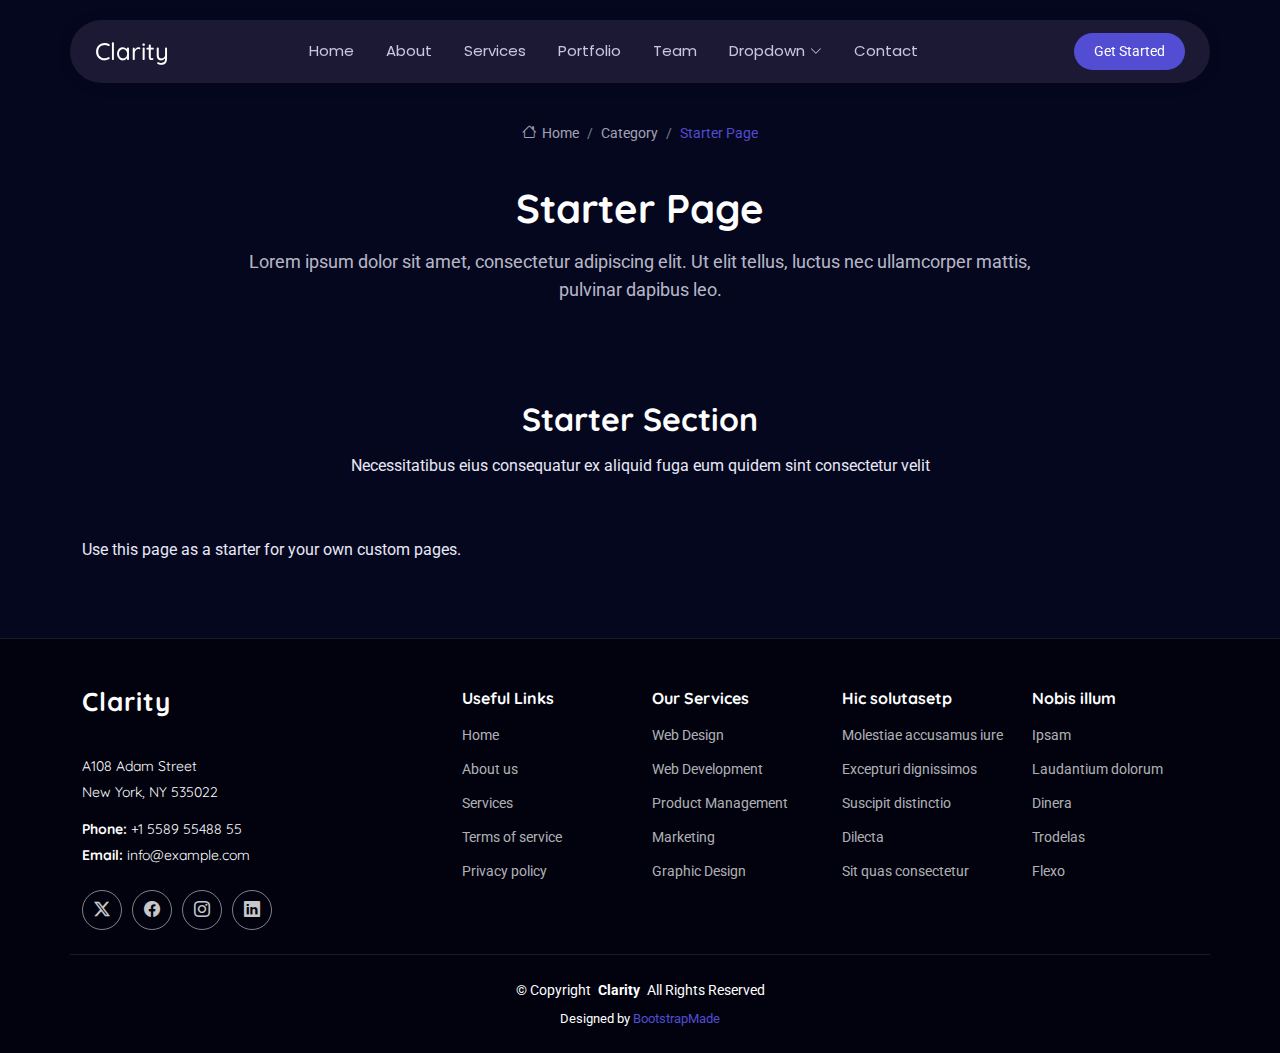
<file: starter-page.html>
<!DOCTYPE html>
<html lang="en">

<head>
  <meta charset="utf-8">
  <meta content="width=device-width, initial-scale=1.0" name="viewport">
  <title>Starter Page - Clarity Bootstrap Template</title>
  <meta name="description" content="">
  <meta name="keywords" content="">

  <!-- Favicons -->
  <link href="assets/img/favicon.png" rel="icon">
  <link href="assets/img/apple-touch-icon.png" rel="apple-touch-icon">

  <!-- Fonts -->
  <link href="https://fonts.googleapis.com" rel="preconnect">
  <link href="https://fonts.gstatic.com" rel="preconnect" crossorigin>
  <link href="https://fonts.googleapis.com/css2?family=Roboto:ital,wght@0,100;0,300;0,400;0,500;0,700;0,900;1,100;1,300;1,400;1,500;1,700;1,900&family=Poppins:ital,wght@0,100;0,200;0,300;0,400;0,500;0,600;0,700;0,800;0,900;1,100;1,200;1,300;1,400;1,500;1,600;1,700;1,800;1,900&family=Quicksand:wght@300;400;500;600;700&display=swap" rel="stylesheet">

  <!-- Vendor CSS Files -->
  <link href="assets/vendor/bootstrap/css/bootstrap.min.css" rel="stylesheet">
  <link href="assets/vendor/bootstrap-icons/bootstrap-icons.css" rel="stylesheet">
  <link href="assets/vendor/aos/aos.css" rel="stylesheet">
  <link href="assets/vendor/swiper/swiper-bundle.min.css" rel="stylesheet">
  <link href="assets/vendor/glightbox/css/glightbox.min.css" rel="stylesheet">

  <!-- Main CSS File -->
  <link href="assets/css/main.css" rel="stylesheet">

  <!-- =======================================================
  * Template Name: Clarity
  * Template URL: https://bootstrapmade.com/clarity-bootstrap-agency-template/
  * Updated: Sep 13 2025 with Bootstrap v5.3.8
  * Author: BootstrapMade.com
  * License: https://bootstrapmade.com/license/
  ======================================================== -->
</head>

<body class="starter-page-page">

  <header id="header" class="header d-flex align-items-center sticky-top">
    <div class="header-container container-fluid container-xl position-relative d-flex align-items-center justify-content-between">

      <a href="index.html" class="logo d-flex align-items-center me-auto me-xl-0">
        <!-- Uncomment the line below if you also wish to use an image logo -->
        <!-- <img src="assets/img/logo.webp" alt=""> -->
        <h1 class="sitename">Clarity</h1>
      </a>

      <nav id="navmenu" class="navmenu">
        <ul>
          <li><a href="#hero">Home</a></li>
          <li><a href="#about">About</a></li>
          <li><a href="#services">Services</a></li>
          <li><a href="#portfolio">Portfolio</a></li>
          <li><a href="#team">Team</a></li>
          <li class="dropdown"><a href="#"><span>Dropdown</span> <i class="bi bi-chevron-down toggle-dropdown"></i></a>
            <ul>
              <li><a href="#">Dropdown 1</a></li>
              <li class="dropdown"><a href="#"><span>Deep Dropdown</span> <i class="bi bi-chevron-down toggle-dropdown"></i></a>
                <ul>
                  <li><a href="#">Deep Dropdown 1</a></li>
                  <li><a href="#">Deep Dropdown 2</a></li>
                  <li><a href="#">Deep Dropdown 3</a></li>
                  <li><a href="#">Deep Dropdown 4</a></li>
                  <li><a href="#">Deep Dropdown 5</a></li>
                </ul>
              </li>
              <li><a href="#">Dropdown 2</a></li>
              <li><a href="#">Dropdown 3</a></li>
              <li><a href="#">Dropdown 4</a></li>
            </ul>
          </li>
          <li><a href="#contact">Contact</a></li>
        </ul>
        <i class="mobile-nav-toggle d-xl-none bi bi-list"></i>
      </nav>

      <a class="btn-getstarted" href="#about">Get Started</a>

    </div>
  </header>

  <main class="main">

    <!-- Page Title -->
    <div class="page-title">
      <div class="breadcrumbs">
        <nav aria-label="breadcrumb">
          <ol class="breadcrumb">
            <li class="breadcrumb-item"><a href="#"><i class="bi bi-house"></i> Home</a></li>
            <li class="breadcrumb-item"><a href="#">Category</a></li>
            <li class="breadcrumb-item active current">Starter Page</li>
          </ol>
        </nav>
      </div>

      <div class="title-wrapper">
        <h1>Starter Page</h1>
        <p>Lorem ipsum dolor sit amet, consectetur adipiscing elit. Ut elit tellus, luctus nec ullamcorper mattis, pulvinar dapibus leo.</p>
      </div>
    </div><!-- End Page Title -->

    <!-- Starter Section Section -->
    <section id="starter-section" class="starter-section section">

      <!-- Section Title -->
      <div class="container section-title" data-aos="fade-up">
        <h2>Starter Section</h2>
        <p>Necessitatibus eius consequatur ex aliquid fuga eum quidem sint consectetur velit</p>
      </div><!-- End Section Title -->

      <div class="container" data-aos="fade-up">
        <p>Use this page as a starter for your own custom pages.</p>
      </div>

    </section><!-- /Starter Section Section -->

  </main>

  <footer id="footer" class="footer position-relative dark-background">

    <div class="container footer-top">
      <div class="row gy-4">
        <div class="col-lg-4 col-md-6 footer-about">
          <a href="index.html" class="logo d-flex align-items-center">
            <span class="sitename">Clarity</span>
          </a>
          <div class="footer-contact pt-3">
            <p>A108 Adam Street</p>
            <p>New York, NY 535022</p>
            <p class="mt-3"><strong>Phone:</strong> <span>+1 5589 55488 55</span></p>
            <p><strong>Email:</strong> <span>info@example.com</span></p>
          </div>
          <div class="social-links d-flex mt-4">
            <a href=""><i class="bi bi-twitter-x"></i></a>
            <a href=""><i class="bi bi-facebook"></i></a>
            <a href=""><i class="bi bi-instagram"></i></a>
            <a href=""><i class="bi bi-linkedin"></i></a>
          </div>
        </div>

        <div class="col-lg-2 col-md-3 footer-links">
          <h4>Useful Links</h4>
          <ul>
            <li><a href="#">Home</a></li>
            <li><a href="#">About us</a></li>
            <li><a href="#">Services</a></li>
            <li><a href="#">Terms of service</a></li>
            <li><a href="#">Privacy policy</a></li>
          </ul>
        </div>

        <div class="col-lg-2 col-md-3 footer-links">
          <h4>Our Services</h4>
          <ul>
            <li><a href="#">Web Design</a></li>
            <li><a href="#">Web Development</a></li>
            <li><a href="#">Product Management</a></li>
            <li><a href="#">Marketing</a></li>
            <li><a href="#">Graphic Design</a></li>
          </ul>
        </div>

        <div class="col-lg-2 col-md-3 footer-links">
          <h4>Hic solutasetp</h4>
          <ul>
            <li><a href="#">Molestiae accusamus iure</a></li>
            <li><a href="#">Excepturi dignissimos</a></li>
            <li><a href="#">Suscipit distinctio</a></li>
            <li><a href="#">Dilecta</a></li>
            <li><a href="#">Sit quas consectetur</a></li>
          </ul>
        </div>

        <div class="col-lg-2 col-md-3 footer-links">
          <h4>Nobis illum</h4>
          <ul>
            <li><a href="#">Ipsam</a></li>
            <li><a href="#">Laudantium dolorum</a></li>
            <li><a href="#">Dinera</a></li>
            <li><a href="#">Trodelas</a></li>
            <li><a href="#">Flexo</a></li>
          </ul>
        </div>

      </div>
    </div>

    <div class="container copyright text-center mt-4">
      <p>© <span>Copyright</span> <strong class="px-1 sitename">Clarity</strong> <span>All Rights Reserved</span></p>
      <div class="credits">
        <!-- All the links in the footer should remain intact. -->
        <!-- You can delete the links only if you've purchased the pro version. -->
        <!-- Licensing information: https://bootstrapmade.com/license/ -->
        <!-- Purchase the pro version with working PHP/AJAX contact form: [buy-url] -->
        Designed by <a href="https://bootstrapmade.com/">BootstrapMade</a>
      </div>
    </div>

  </footer>

  <!-- Scroll Top -->
  <a href="#" id="scroll-top" class="scroll-top d-flex align-items-center justify-content-center"><i class="bi bi-arrow-up-short"></i></a>

  <!-- Preloader -->
  <div id="preloader"></div>

  <!-- Vendor JS Files -->
  <script src="assets/vendor/bootstrap/js/bootstrap.bundle.min.js"></script>
  <script src="assets/vendor/php-email-form/validate.js"></script>
  <script src="assets/vendor/aos/aos.js"></script>
  <script src="assets/vendor/purecounter/purecounter_vanilla.js"></script>
  <script src="assets/vendor/imagesloaded/imagesloaded.pkgd.min.js"></script>
  <script src="assets/vendor/isotope-layout/isotope.pkgd.min.js"></script>
  <script src="assets/vendor/swiper/swiper-bundle.min.js"></script>
  <script src="assets/vendor/glightbox/js/glightbox.min.js"></script>

  <!-- Main JS File -->
  <script src="assets/js/main.js"></script>

</body>

</html>
</file>
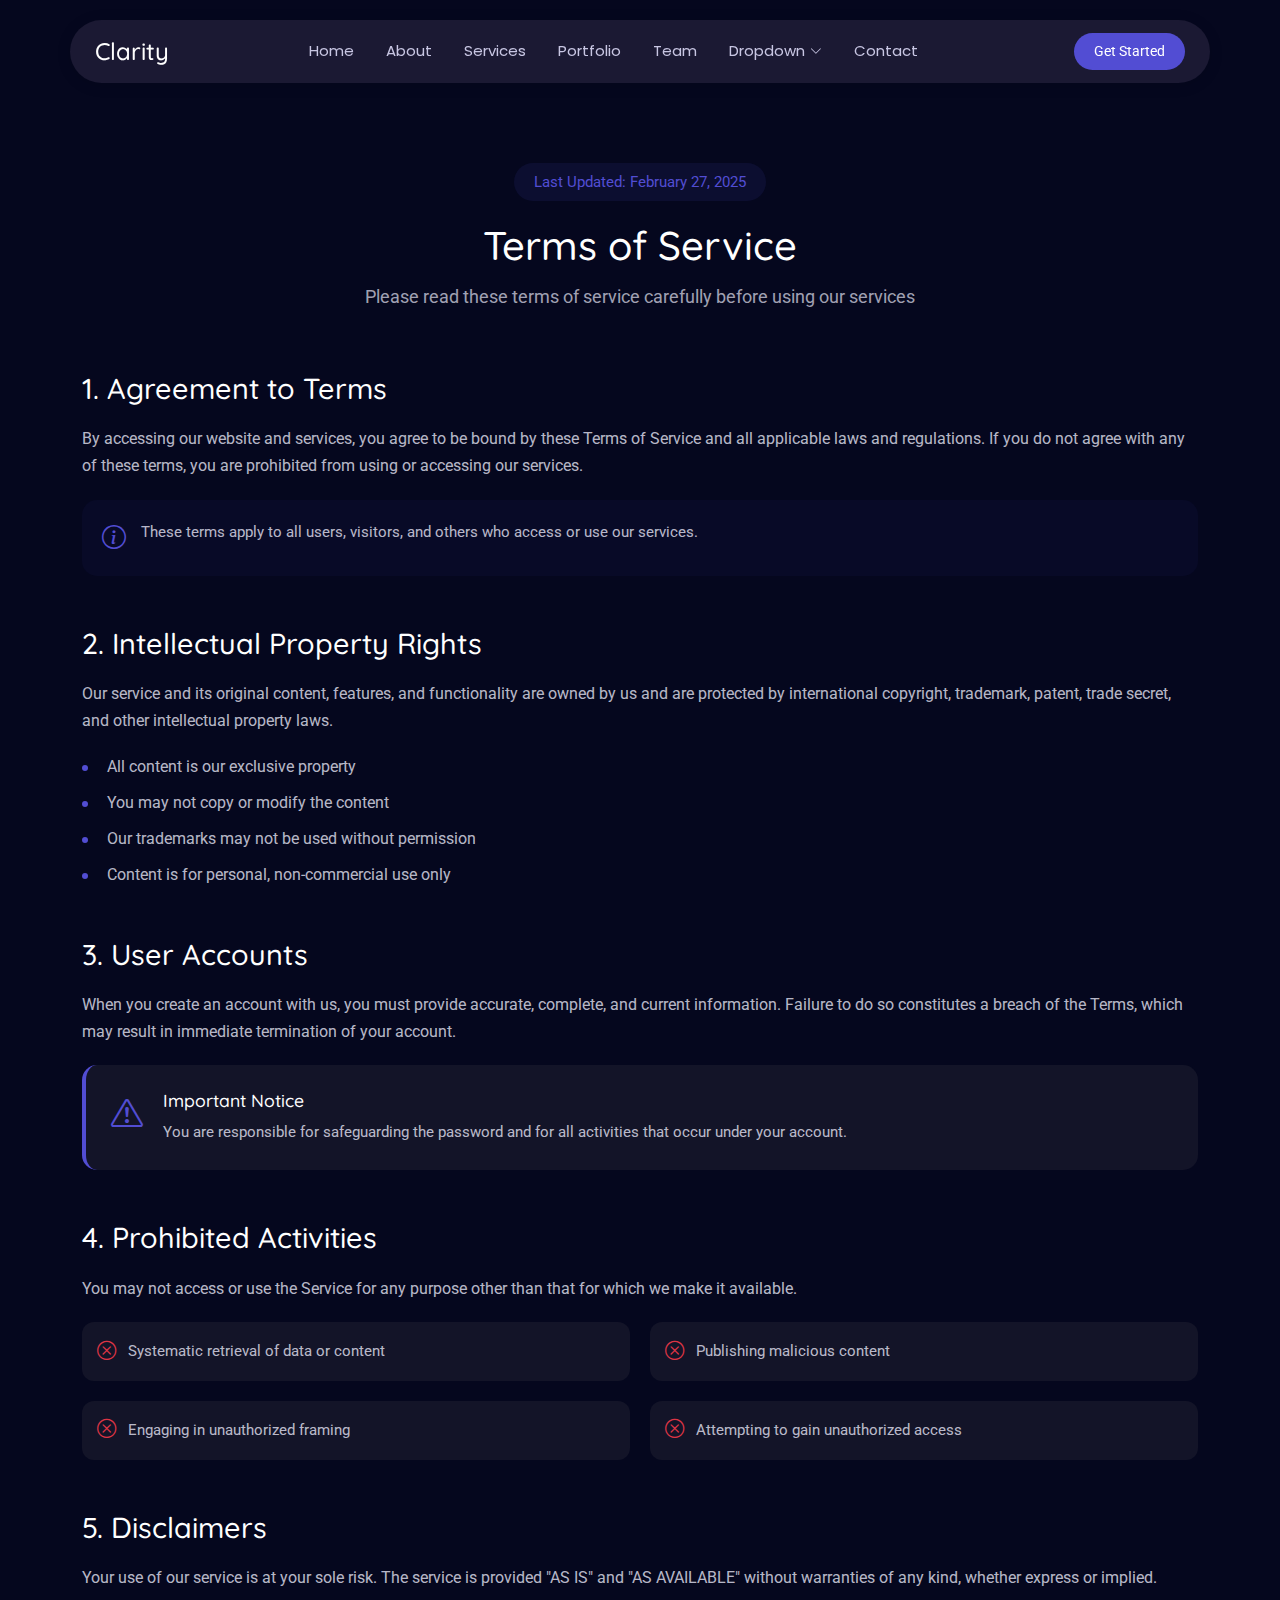
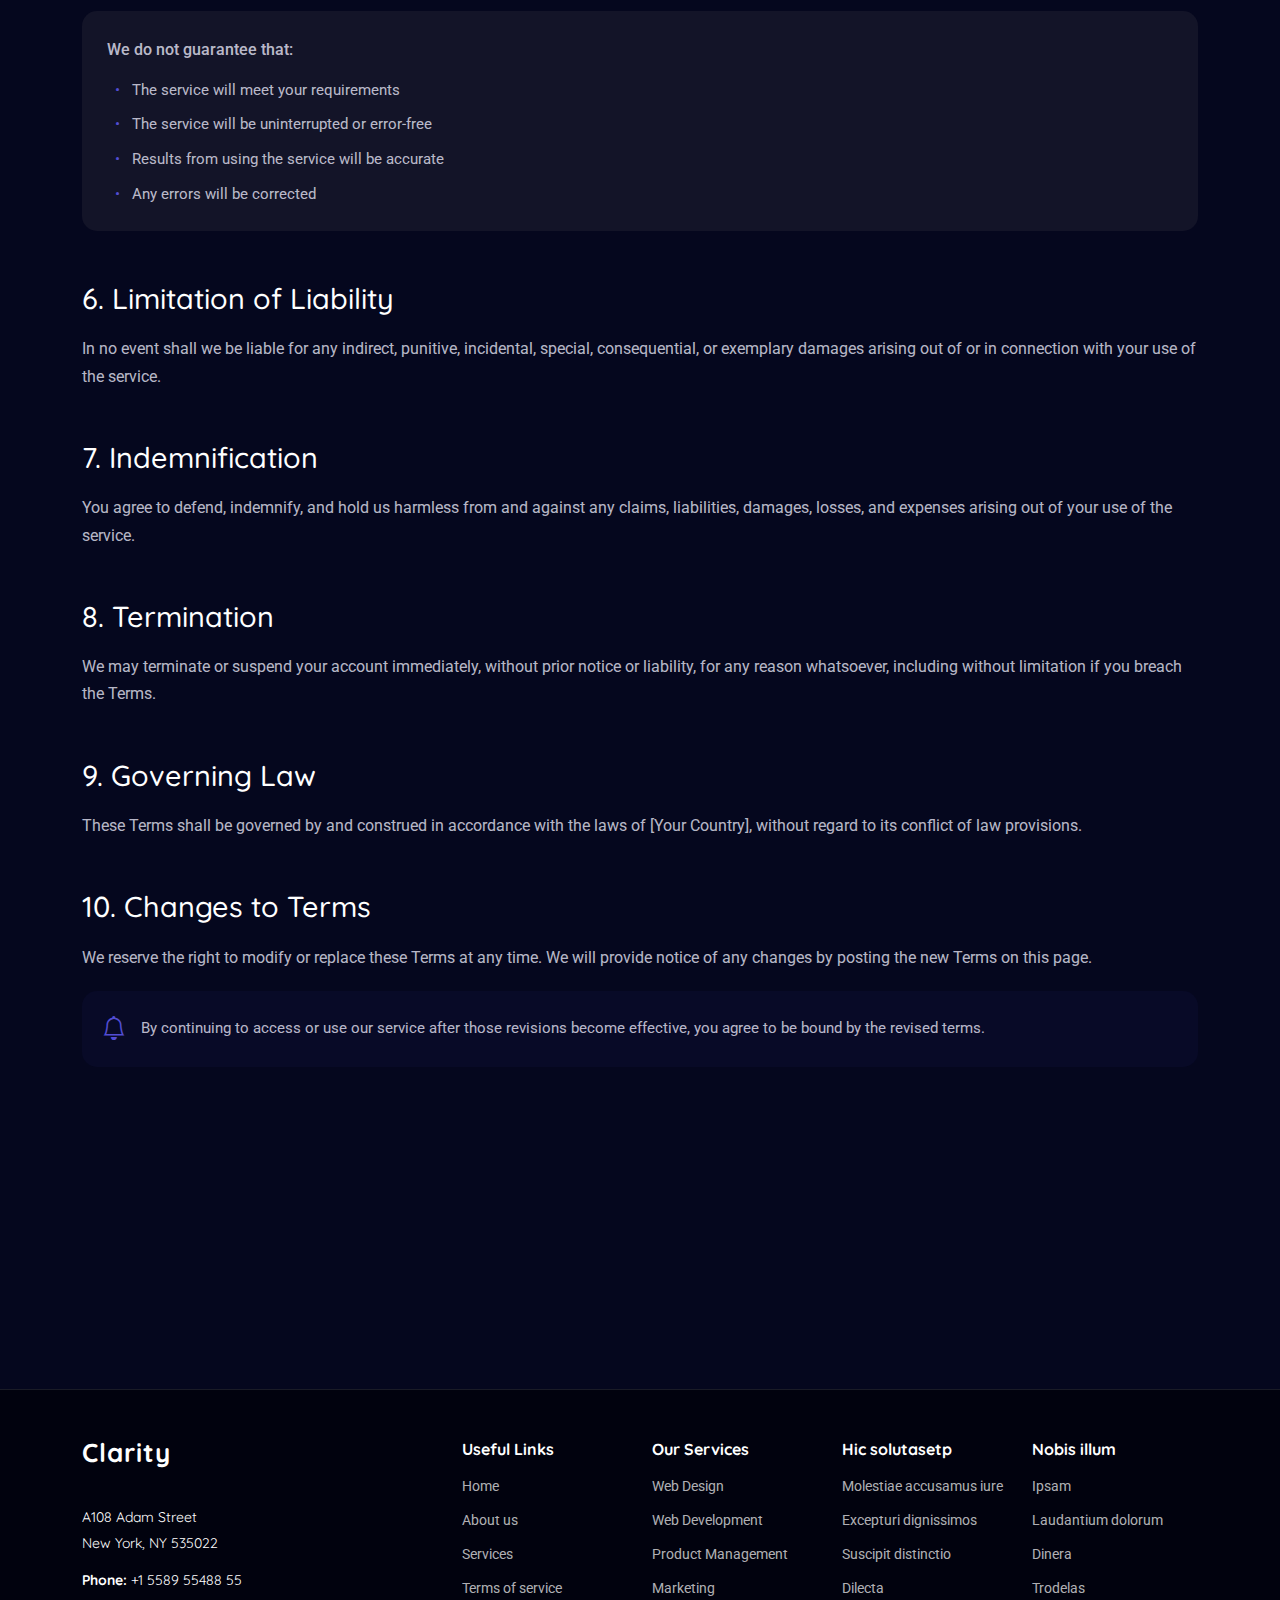
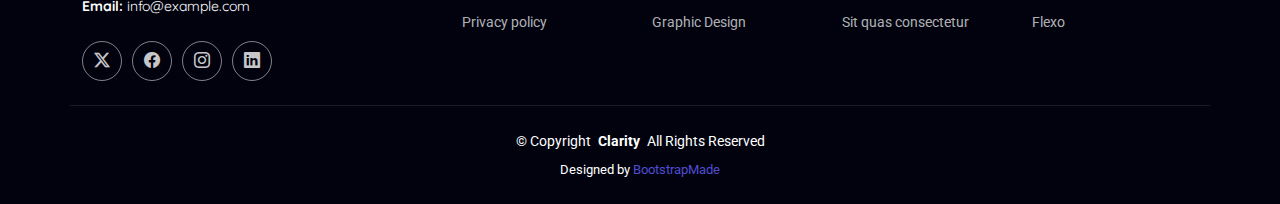
<file: terms.html>
<!DOCTYPE html>
<html lang="en">

<head>
  <meta charset="utf-8">
  <meta content="width=device-width, initial-scale=1.0" name="viewport">
  <title>Terms - Clarity Bootstrap Template</title>
  <meta name="description" content="">
  <meta name="keywords" content="">

  <!-- Favicons -->
  <link href="assets/img/favicon.png" rel="icon">
  <link href="assets/img/apple-touch-icon.png" rel="apple-touch-icon">

  <!-- Fonts -->
  <link href="https://fonts.googleapis.com" rel="preconnect">
  <link href="https://fonts.gstatic.com" rel="preconnect" crossorigin>
  <link href="https://fonts.googleapis.com/css2?family=Roboto:ital,wght@0,100;0,300;0,400;0,500;0,700;0,900;1,100;1,300;1,400;1,500;1,700;1,900&family=Poppins:ital,wght@0,100;0,200;0,300;0,400;0,500;0,600;0,700;0,800;0,900;1,100;1,200;1,300;1,400;1,500;1,600;1,700;1,800;1,900&family=Quicksand:wght@300;400;500;600;700&display=swap" rel="stylesheet">

  <!-- Vendor CSS Files -->
  <link href="assets/vendor/bootstrap/css/bootstrap.min.css" rel="stylesheet">
  <link href="assets/vendor/bootstrap-icons/bootstrap-icons.css" rel="stylesheet">
  <link href="assets/vendor/aos/aos.css" rel="stylesheet">
  <link href="assets/vendor/swiper/swiper-bundle.min.css" rel="stylesheet">
  <link href="assets/vendor/glightbox/css/glightbox.min.css" rel="stylesheet">

  <!-- Main CSS File -->
  <link href="assets/css/main.css" rel="stylesheet">

  <!-- =======================================================
  * Template Name: Clarity
  * Template URL: https://bootstrapmade.com/clarity-bootstrap-agency-template/
  * Updated: Sep 13 2025 with Bootstrap v5.3.8
  * Author: BootstrapMade.com
  * License: https://bootstrapmade.com/license/
  ======================================================== -->
</head>

<body class="terms-page">

  <header id="header" class="header d-flex align-items-center sticky-top">
    <div class="header-container container-fluid container-xl position-relative d-flex align-items-center justify-content-between">

      <a href="index.html" class="logo d-flex align-items-center me-auto me-xl-0">
        <!-- Uncomment the line below if you also wish to use an image logo -->
        <!-- <img src="assets/img/logo.webp" alt=""> -->
        <h1 class="sitename">Clarity</h1>
      </a>

      <nav id="navmenu" class="navmenu">
        <ul>
          <li><a href="#hero">Home</a></li>
          <li><a href="#about">About</a></li>
          <li><a href="#services">Services</a></li>
          <li><a href="#portfolio">Portfolio</a></li>
          <li><a href="#team">Team</a></li>
          <li class="dropdown"><a href="#"><span>Dropdown</span> <i class="bi bi-chevron-down toggle-dropdown"></i></a>
            <ul>
              <li><a href="#">Dropdown 1</a></li>
              <li class="dropdown"><a href="#"><span>Deep Dropdown</span> <i class="bi bi-chevron-down toggle-dropdown"></i></a>
                <ul>
                  <li><a href="#">Deep Dropdown 1</a></li>
                  <li><a href="#">Deep Dropdown 2</a></li>
                  <li><a href="#">Deep Dropdown 3</a></li>
                  <li><a href="#">Deep Dropdown 4</a></li>
                  <li><a href="#">Deep Dropdown 5</a></li>
                </ul>
              </li>
              <li><a href="#">Dropdown 2</a></li>
              <li><a href="#">Dropdown 3</a></li>
              <li><a href="#">Dropdown 4</a></li>
            </ul>
          </li>
          <li><a href="#contact">Contact</a></li>
        </ul>
        <i class="mobile-nav-toggle d-xl-none bi bi-list"></i>
      </nav>

      <a class="btn-getstarted" href="#about">Get Started</a>

    </div>
  </header>

  <main class="main">

    <!-- Terms Of Service Section -->
    <section id="terms-of-service" class="terms-of-service section">

      <div class="container" data-aos="fade-up">
        <!-- Page Header -->
        <div class="tos-header text-center" data-aos="fade-up">
          <span class="last-updated">Last Updated: February 27, 2025</span>
          <h2>Terms of Service</h2>
          <p>Please read these terms of service carefully before using our services</p>
        </div>

        <!-- Content -->
        <div class="tos-content" data-aos="fade-up" data-aos-delay="200">
          <!-- Agreement Section -->
          <div id="agreement" class="content-section">
            <h3>1. Agreement to Terms</h3>
            <p>By accessing our website and services, you agree to be bound by these Terms of Service and all applicable laws and regulations. If you do not agree with any of these terms, you are prohibited from using or accessing our services.</p>
            <div class="info-box">
              <i class="bi bi-info-circle"></i>
              <p>These terms apply to all users, visitors, and others who access or use our services.</p>
            </div>
          </div>

          <!-- Intellectual Property -->
          <div id="intellectual-property" class="content-section">
            <h3>2. Intellectual Property Rights</h3>
            <p>Our service and its original content, features, and functionality are owned by us and are protected by international copyright, trademark, patent, trade secret, and other intellectual property laws.</p>
            <ul class="list-items">
              <li>All content is our exclusive property</li>
              <li>You may not copy or modify the content</li>
              <li>Our trademarks may not be used without permission</li>
              <li>Content is for personal, non-commercial use only</li>
            </ul>
          </div>

          <!-- User Accounts -->
          <div id="user-accounts" class="content-section">
            <h3>3. User Accounts</h3>
            <p>When you create an account with us, you must provide accurate, complete, and current information. Failure to do so constitutes a breach of the Terms, which may result in immediate termination of your account.</p>
            <div class="alert-box">
              <i class="bi bi-exclamation-triangle"></i>
              <div class="alert-content">
                <h5>Important Notice</h5>
                <p>You are responsible for safeguarding the password and for all activities that occur under your account.</p>
              </div>
            </div>
          </div>

          <!-- Prohibited Activities -->
          <div id="prohibited" class="content-section">
            <h3>4. Prohibited Activities</h3>
            <p>You may not access or use the Service for any purpose other than that for which we make it available.</p>
            <div class="prohibited-list">
              <div class="prohibited-item">
                <i class="bi bi-x-circle"></i>
                <span>Systematic retrieval of data or content</span>
              </div>
              <div class="prohibited-item">
                <i class="bi bi-x-circle"></i>
                <span>Publishing malicious content</span>
              </div>
              <div class="prohibited-item">
                <i class="bi bi-x-circle"></i>
                <span>Engaging in unauthorized framing</span>
              </div>
              <div class="prohibited-item">
                <i class="bi bi-x-circle"></i>
                <span>Attempting to gain unauthorized access</span>
              </div>
            </div>
          </div>

          <!-- Disclaimers -->
          <div id="disclaimer" class="content-section">
            <h3>5. Disclaimers</h3>
            <p>Your use of our service is at your sole risk. The service is provided "AS IS" and "AS AVAILABLE" without warranties of any kind, whether express or implied.</p>
            <div class="disclaimer-box">
              <p>We do not guarantee that:</p>
              <ul>
                <li>The service will meet your requirements</li>
                <li>The service will be uninterrupted or error-free</li>
                <li>Results from using the service will be accurate</li>
                <li>Any errors will be corrected</li>
              </ul>
            </div>
          </div>

          <!-- Limitation of Liability -->
          <div id="limitation" class="content-section">
            <h3>6. Limitation of Liability</h3>
            <p>In no event shall we be liable for any indirect, punitive, incidental, special, consequential, or exemplary damages arising out of or in connection with your use of the service.</p>
          </div>

          <!-- Indemnification -->
          <div id="indemnification" class="content-section">
            <h3>7. Indemnification</h3>
            <p>You agree to defend, indemnify, and hold us harmless from and against any claims, liabilities, damages, losses, and expenses arising out of your use of the service.</p>
          </div>

          <!-- Termination -->
          <div id="termination" class="content-section">
            <h3>8. Termination</h3>
            <p>We may terminate or suspend your account immediately, without prior notice or liability, for any reason whatsoever, including without limitation if you breach the Terms.</p>
          </div>

          <!-- Governing Law -->
          <div id="governing-law" class="content-section">
            <h3>9. Governing Law</h3>
            <p>These Terms shall be governed by and construed in accordance with the laws of [Your Country], without regard to its conflict of law provisions.</p>
          </div>

          <!-- Changes -->
          <div id="changes" class="content-section">
            <h3>10. Changes to Terms</h3>
            <p>We reserve the right to modify or replace these Terms at any time. We will provide notice of any changes by posting the new Terms on this page.</p>
            <div class="notice-box">
              <i class="bi bi-bell"></i>
              <p>By continuing to access or use our service after those revisions become effective, you agree to be bound by the revised terms.</p>
            </div>
          </div>
        </div>

        <!-- Contact Section -->
        <div class="tos-contact" data-aos="fade-up" data-aos-delay="300">
          <div class="contact-box">
            <div class="contact-icon">
              <i class="bi bi-envelope"></i>
            </div>
            <div class="contact-content">
              <h4>Questions About Terms?</h4>
              <p>If you have any questions about these Terms, please contact us.</p>
              <a href="#" class="contact-link">Contact Support</a>
            </div>
          </div>
        </div>
      </div>

    </section><!-- /Terms Of Service Section -->

  </main>

  <footer id="footer" class="footer position-relative dark-background">

    <div class="container footer-top">
      <div class="row gy-4">
        <div class="col-lg-4 col-md-6 footer-about">
          <a href="index.html" class="logo d-flex align-items-center">
            <span class="sitename">Clarity</span>
          </a>
          <div class="footer-contact pt-3">
            <p>A108 Adam Street</p>
            <p>New York, NY 535022</p>
            <p class="mt-3"><strong>Phone:</strong> <span>+1 5589 55488 55</span></p>
            <p><strong>Email:</strong> <span>info@example.com</span></p>
          </div>
          <div class="social-links d-flex mt-4">
            <a href=""><i class="bi bi-twitter-x"></i></a>
            <a href=""><i class="bi bi-facebook"></i></a>
            <a href=""><i class="bi bi-instagram"></i></a>
            <a href=""><i class="bi bi-linkedin"></i></a>
          </div>
        </div>

        <div class="col-lg-2 col-md-3 footer-links">
          <h4>Useful Links</h4>
          <ul>
            <li><a href="#">Home</a></li>
            <li><a href="#">About us</a></li>
            <li><a href="#">Services</a></li>
            <li><a href="#">Terms of service</a></li>
            <li><a href="#">Privacy policy</a></li>
          </ul>
        </div>

        <div class="col-lg-2 col-md-3 footer-links">
          <h4>Our Services</h4>
          <ul>
            <li><a href="#">Web Design</a></li>
            <li><a href="#">Web Development</a></li>
            <li><a href="#">Product Management</a></li>
            <li><a href="#">Marketing</a></li>
            <li><a href="#">Graphic Design</a></li>
          </ul>
        </div>

        <div class="col-lg-2 col-md-3 footer-links">
          <h4>Hic solutasetp</h4>
          <ul>
            <li><a href="#">Molestiae accusamus iure</a></li>
            <li><a href="#">Excepturi dignissimos</a></li>
            <li><a href="#">Suscipit distinctio</a></li>
            <li><a href="#">Dilecta</a></li>
            <li><a href="#">Sit quas consectetur</a></li>
          </ul>
        </div>

        <div class="col-lg-2 col-md-3 footer-links">
          <h4>Nobis illum</h4>
          <ul>
            <li><a href="#">Ipsam</a></li>
            <li><a href="#">Laudantium dolorum</a></li>
            <li><a href="#">Dinera</a></li>
            <li><a href="#">Trodelas</a></li>
            <li><a href="#">Flexo</a></li>
          </ul>
        </div>

      </div>
    </div>

    <div class="container copyright text-center mt-4">
      <p>© <span>Copyright</span> <strong class="px-1 sitename">Clarity</strong> <span>All Rights Reserved</span></p>
      <div class="credits">
        <!-- All the links in the footer should remain intact. -->
        <!-- You can delete the links only if you've purchased the pro version. -->
        <!-- Licensing information: https://bootstrapmade.com/license/ -->
        <!-- Purchase the pro version with working PHP/AJAX contact form: [buy-url] -->
        Designed by <a href="https://bootstrapmade.com/">BootstrapMade</a>
      </div>
    </div>

  </footer>

  <!-- Scroll Top -->
  <a href="#" id="scroll-top" class="scroll-top d-flex align-items-center justify-content-center"><i class="bi bi-arrow-up-short"></i></a>

  <!-- Preloader -->
  <div id="preloader"></div>

  <!-- Vendor JS Files -->
  <script src="assets/vendor/bootstrap/js/bootstrap.bundle.min.js"></script>
  <script src="assets/vendor/php-email-form/validate.js"></script>
  <script src="assets/vendor/aos/aos.js"></script>
  <script src="assets/vendor/purecounter/purecounter_vanilla.js"></script>
  <script src="assets/vendor/imagesloaded/imagesloaded.pkgd.min.js"></script>
  <script src="assets/vendor/isotope-layout/isotope.pkgd.min.js"></script>
  <script src="assets/vendor/swiper/swiper-bundle.min.js"></script>
  <script src="assets/vendor/glightbox/js/glightbox.min.js"></script>

  <!-- Main JS File -->
  <script src="assets/js/main.js"></script>

</body>

</html>
</file>
<file: assets/css/main.css>
/**
* Template Name: Clarity
* Template URL: https://bootstrapmade.com/clarity-bootstrap-agency-template/
* Updated: Sep 13 2025 with Bootstrap v5.3.8
* Author: BootstrapMade.com
* License: https://bootstrapmade.com/license/
*/

@charset "UTF-8";

/*--------------------------------------------------------------
# Font & Color Variables
# Help: https://bootstrapmade.com/color-system/
--------------------------------------------------------------*/
/* Fonts */
:root {
  --default-font: "Roboto",  system-ui, -apple-system, "Segoe UI", Roboto, "Helvetica Neue", Arial, "Noto Sans", "Liberation Sans", sans-serif, "Apple Color Emoji", "Segoe UI Emoji", "Segoe UI Symbol", "Noto Color Emoji";
  --heading-font: "Quicksand",  sans-serif;
  --nav-font: "Poppins",  sans-serif;
}

/* Global Colors - The following color variables are used throughout the website. Updating them here will change the color scheme of the entire website */
:root { 
  --background-color: #05071e; /* Background color for the entire website, including individual sections */
  --default-color: #e8e7f7; /* Default color used for the majority of the text content across the entire website */
  --heading-color: #ffffff; /* Color for headings, subheadings and title throughout the website */
  --accent-color: #524dd3; /* Accent color that represents your brand on the website. It's used for buttons, links, and other elements that need to stand out */
  --surface-color: #131428; /* The surface color is used as a background of boxed elements within sections, such as cards, icon boxes, or other elements that require a visual separation from the global background. */
  --contrast-color: #ffffff; /* Contrast color for text, ensuring readability against backgrounds of accent, heading, or default colors. */
}

/* Nav Menu Colors - The following color variables are used specifically for the navigation menu. They are separate from the global colors to allow for more customization options */
:root {
  --nav-color: #c8c6e3;  /* The default color of the main navmenu links */
  --nav-hover-color: #ffffff; /* Applied to main navmenu links when they are hovered over or active */
  --nav-mobile-background-color: #03051f; /* Used as the background color for mobile navigation menu */
  --nav-dropdown-background-color: #1f2240; /* Used as the background color for dropdown items that appear when hovering over primary navigation items */
  --nav-dropdown-color: #c8c6e3; /* Used for navigation links of the dropdown items in the navigation menu. */
  --nav-dropdown-hover-color: #ffffff; /* Similar to --nav-hover-color, this color is applied to dropdown navigation links when they are hovered over. */
}

/* Color Presets - These classes override global colors when applied to any section or element, providing reuse of the sam color scheme. */

.light-background {
  --background-color: #0c114a;
  --surface-color: #131b76;
}

.dark-background {
  --background-color: #01020e;
  --default-color: #ffffff;
  --heading-color: #ffffff;
  --surface-color: #252525;
  --contrast-color: #ffffff;
}

/* Smooth scroll */
:root {
  scroll-behavior: smooth;
}

/*--------------------------------------------------------------
# General Styling & Shared Classes
--------------------------------------------------------------*/
body {
  color: var(--default-color);
  background-color: var(--background-color);
  font-family: var(--default-font);
}

a {
  color: var(--accent-color);
  text-decoration: none;
  transition: 0.3s;
}

a:hover {
  color: color-mix(in srgb, var(--accent-color), transparent 25%);
  text-decoration: none;
}

h1,
h2,
h3,
h4,
h5,
h6 {
  color: var(--heading-color);
  font-family: var(--heading-font);
}

/* PHP Email Form Messages
------------------------------*/
.php-email-form .error-message {
  display: none;
  background: #df1529;
  color: #ffffff;
  text-align: left;
  padding: 15px;
  margin-bottom: 24px;
  font-weight: 600;
}

.php-email-form .sent-message {
  display: none;
  color: #ffffff;
  background: #059652;
  text-align: center;
  padding: 15px;
  margin-bottom: 24px;
  font-weight: 600;
}

.php-email-form .loading {
  display: none;
  background: var(--surface-color);
  text-align: center;
  padding: 15px;
  margin-bottom: 24px;
}

.php-email-form .loading:before {
  content: "";
  display: inline-block;
  border-radius: 50%;
  width: 24px;
  height: 24px;
  margin: 0 10px -6px 0;
  border: 3px solid var(--accent-color);
  border-top-color: var(--surface-color);
  animation: php-email-form-loading 1s linear infinite;
}

@keyframes php-email-form-loading {
  0% {
    transform: rotate(0deg);
  }

  100% {
    transform: rotate(360deg);
  }
}

/*--------------------------------------------------------------
# Global Header
--------------------------------------------------------------*/
.header {
  --background-color: rgba(255, 255, 255, 0);
  --surface-color: #1b1933;
  color: var(--default-color);
  background-color: var(--background-color);
  padding: 20px 0;
  transition: all 0.5s;
  z-index: 997;
}

.header .header-container {
  background: var(--surface-color);
  border-radius: 50px;
  padding: 5px 25px;
  box-shadow: 0px 2px 15px rgba(0, 0, 0, 0.1);
}

.header .logo {
  line-height: 1;
}

.header .logo img {
  max-height: 36px;
  margin-right: 8px;
}

.header .logo h1 {
  font-size: 24px;
  margin: 0;
  font-weight: 500;
  color: var(--heading-color);
}

.header .btn-getstarted,
.header .btn-getstarted:focus {
  color: var(--contrast-color);
  background: var(--accent-color);
  font-size: 14px;
  padding: 8px 20px;
  margin: 0 0 0 30px;
  border-radius: 50px;
  transition: 0.3s;
}

.header .btn-getstarted:hover,
.header .btn-getstarted:focus:hover {
  color: var(--contrast-color);
  background: color-mix(in srgb, var(--accent-color), transparent 15%);
}

@media (max-width: 1200px) {
  .header {
    padding-top: 10px;
  }

  .header .header-container {
    margin-left: 10px;
    margin-right: 10px;
    padding: 10px 5px 10px 15px;
  }

  .header .logo {
    order: 1;
  }

  .header .btn-getstarted {
    order: 2;
    margin: 0 10px 0 0;
    padding: 6px 15px;
  }

  .header .navmenu {
    order: 3;
  }
}

/*--------------------------------------------------------------
# Navigation Menu
--------------------------------------------------------------*/
/* Desktop Navigation */
@media (min-width: 1200px) {
  .navmenu {
    padding: 0;
  }

  .navmenu ul {
    margin: 0;
    padding: 0;
    display: flex;
    list-style: none;
    align-items: center;
  }

  .navmenu li {
    position: relative;
  }

  .navmenu>ul>li {
    white-space: nowrap;
    padding: 15px 14px;
  }

  .navmenu>ul>li:last-child {
    padding-right: 0;
  }

  .navmenu a,
  .navmenu a:focus {
    color: var(--nav-color);
    font-size: 15px;
    padding: 0 2px;
    font-family: var(--nav-font);
    font-weight: 400;
    display: flex;
    align-items: center;
    justify-content: space-between;
    white-space: nowrap;
    transition: 0.3s;
    position: relative;
  }

  .navmenu a i,
  .navmenu a:focus i {
    font-size: 12px;
    line-height: 0;
    margin-left: 5px;
    transition: 0.3s;
  }

  .navmenu>ul>li>a:before {
    content: "";
    position: absolute;
    width: 100%;
    height: 2px;
    bottom: -6px;
    left: 0;
    background-color: var(--accent-color);
    visibility: hidden;
    width: 0px;
    transition: all 0.3s ease-in-out 0s;
  }

  .navmenu a:hover:before,
  .navmenu li:hover>a:before,
  .navmenu .active:before {
    visibility: visible;
    width: 100%;
  }

  .navmenu li:hover>a,
  .navmenu .active,
  .navmenu .active:focus {
    color: var(--nav-hover-color);
  }

  .navmenu .dropdown ul {
    margin: 0;
    padding: 10px 0;
    background: var(--nav-dropdown-background-color);
    display: block;
    position: absolute;
    visibility: hidden;
    left: 14px;
    top: 130%;
    opacity: 0;
    transition: 0.3s;
    border-radius: 4px;
    z-index: 99;
    box-shadow: 0px 0px 30px rgba(0, 0, 0, 0.1);
  }

  .navmenu .dropdown ul li {
    min-width: 200px;
  }

  .navmenu .dropdown ul a {
    padding: 10px 20px;
    font-size: 15px;
    text-transform: none;
    color: var(--nav-dropdown-color);
  }

  .navmenu .dropdown ul a i {
    font-size: 12px;
  }

  .navmenu .dropdown ul a:hover,
  .navmenu .dropdown ul .active:hover,
  .navmenu .dropdown ul li:hover>a {
    color: var(--nav-dropdown-hover-color);
  }

  .navmenu .dropdown:hover>ul {
    opacity: 1;
    top: 100%;
    visibility: visible;
  }

  .navmenu .dropdown .dropdown ul {
    top: 0;
    left: -90%;
    visibility: hidden;
  }

  .navmenu .dropdown .dropdown:hover>ul {
    opacity: 1;
    top: 0;
    left: -100%;
    visibility: visible;
  }
}

/* Mobile Navigation */
@media (max-width: 1199px) {
  .mobile-nav-toggle {
    color: var(--nav-color);
    font-size: 28px;
    line-height: 0;
    margin-right: 10px;
    cursor: pointer;
    transition: color 0.3s;
  }

  .navmenu {
    padding: 0;
    z-index: 9997;
  }

  .navmenu ul {
    display: none;
    list-style: none;
    position: absolute;
    inset: 60px 20px 20px 20px;
    padding: 10px 0;
    margin: 0;
    border-radius: 6px;
    background-color: var(--nav-mobile-background-color);
    border: 1px solid color-mix(in srgb, var(--default-color), transparent 90%);
    box-shadow: none;
    overflow-y: auto;
    transition: 0.3s;
    z-index: 9998;
  }

  .navmenu a,
  .navmenu a:focus {
    color: var(--nav-dropdown-color);
    padding: 10px 20px;
    font-family: var(--nav-font);
    font-size: 17px;
    font-weight: 500;
    display: flex;
    align-items: center;
    justify-content: space-between;
    white-space: nowrap;
    transition: 0.3s;
  }

  .navmenu a i,
  .navmenu a:focus i {
    font-size: 12px;
    line-height: 0;
    margin-left: 5px;
    width: 30px;
    height: 30px;
    display: flex;
    align-items: center;
    justify-content: center;
    border-radius: 50%;
    transition: 0.3s;
    background-color: color-mix(in srgb, var(--accent-color), transparent 90%);
  }

  .navmenu a i:hover,
  .navmenu a:focus i:hover {
    background-color: var(--accent-color);
    color: var(--contrast-color);
  }

  .navmenu a:hover,
  .navmenu .active,
  .navmenu .active:focus {
    color: var(--nav-dropdown-hover-color);
  }

  .navmenu .active i,
  .navmenu .active:focus i {
    background-color: var(--accent-color);
    color: var(--contrast-color);
    transform: rotate(180deg);
  }

  .navmenu .dropdown ul {
    position: static;
    display: none;
    z-index: 99;
    padding: 10px 0;
    margin: 10px 20px;
    background-color: var(--nav-dropdown-background-color);
    transition: all 0.5s ease-in-out;
  }

  .navmenu .dropdown ul ul {
    background-color: rgba(33, 37, 41, 0.1);
  }

  .navmenu .dropdown>.dropdown-active {
    display: block;
    background-color: rgba(33, 37, 41, 0.03);
  }

  .mobile-nav-active {
    overflow: hidden;
  }

  .mobile-nav-active .mobile-nav-toggle {
    color: #fff;
    position: absolute;
    font-size: 32px;
    top: 15px;
    right: 15px;
    margin-right: 0;
    z-index: 9999;
  }

  .mobile-nav-active .navmenu {
    position: fixed;
    overflow: hidden;
    inset: 0;
    background: rgba(33, 37, 41, 0.8);
    transition: 0.3s;
  }

  .mobile-nav-active .navmenu>ul {
    display: block;
  }
}

/*--------------------------------------------------------------
# Global Footer
--------------------------------------------------------------*/
.footer {
  color: var(--default-color);
  background-color: var(--background-color);
  font-size: 14px;
  position: relative;
  border-top: 1px solid color-mix(in srgb, var(--default-color), transparent 90%);
}

.footer .footer-top {
  padding-top: 50px;
}

.footer .footer-about .logo {
  line-height: 1;
  margin-bottom: 25px;
}

.footer .footer-about .logo img {
  max-height: 40px;
  margin-right: 6px;
}

.footer .footer-about .logo span {
  color: var(--heading-color);
  font-family: var(--heading-font);
  font-size: 26px;
  font-weight: 700;
  letter-spacing: 1px;
}

.footer .footer-about p {
  font-size: 14px;
  font-family: var(--heading-font);
}

.footer .social-links a {
  display: flex;
  align-items: center;
  justify-content: center;
  width: 40px;
  height: 40px;
  border-radius: 50%;
  border: 1px solid color-mix(in srgb, var(--default-color), transparent 50%);
  font-size: 16px;
  color: color-mix(in srgb, var(--default-color), transparent 20%);
  margin-right: 10px;
  transition: 0.3s;
}

.footer .social-links a:hover {
  color: var(--accent-color);
  border-color: var(--accent-color);
}

.footer h4 {
  font-size: 16px;
  font-weight: bold;
  position: relative;
  padding-bottom: 12px;
}

.footer .footer-links {
  margin-bottom: 30px;
}

.footer .footer-links ul {
  list-style: none;
  padding: 0;
  margin: 0;
}

.footer .footer-links ul i {
  padding-right: 2px;
  font-size: 12px;
  line-height: 0;
}

.footer .footer-links ul li {
  padding: 10px 0;
  display: flex;
  align-items: center;
}

.footer .footer-links ul li:first-child {
  padding-top: 0;
}

.footer .footer-links ul a {
  color: color-mix(in srgb, var(--default-color), transparent 30%);
  display: inline-block;
  line-height: 1;
}

.footer .footer-links ul a:hover {
  color: var(--accent-color);
}

.footer .footer-contact p {
  margin-bottom: 5px;
}

.footer .copyright {
  padding: 25px 0;
  border-top: 1px solid color-mix(in srgb, var(--default-color), transparent 90%);
}

.footer .copyright p {
  margin-bottom: 0;
}

.footer .credits {
  margin-top: 8px;
  font-size: 13px;
}

/*--------------------------------------------------------------
# Preloader
--------------------------------------------------------------*/
#preloader {
  position: fixed;
  inset: 0;
  z-index: 999999;
  overflow: hidden;
  background: var(--background-color);
  transition: all 0.6s ease-out;
}

#preloader:before {
  content: "";
  position: fixed;
  top: calc(50% - 30px);
  left: calc(50% - 30px);
  border: 6px solid #ffffff;
  border-color: var(--accent-color) transparent var(--accent-color) transparent;
  border-radius: 50%;
  width: 60px;
  height: 60px;
  animation: animate-preloader 1.5s linear infinite;
}

@keyframes animate-preloader {
  0% {
    transform: rotate(0deg);
  }

  100% {
    transform: rotate(360deg);
  }
}

/*--------------------------------------------------------------
# Scroll Top Button
--------------------------------------------------------------*/
.scroll-top {
  position: fixed;
  visibility: hidden;
  opacity: 0;
  right: 15px;
  bottom: -15px;
  z-index: 99999;
  background-color: var(--accent-color);
  width: 44px;
  height: 44px;
  border-radius: 50px;
  transition: all 0.4s;
}

.scroll-top i {
  font-size: 24px;
  color: var(--contrast-color);
  line-height: 0;
}

.scroll-top:hover {
  background-color: color-mix(in srgb, var(--accent-color), transparent 20%);
  color: var(--contrast-color);
}

.scroll-top.active {
  visibility: visible;
  opacity: 1;
  bottom: 15px;
}

/*--------------------------------------------------------------
# Disable aos animation delay on mobile devices
--------------------------------------------------------------*/
@media screen and (max-width: 768px) {
  [data-aos-delay] {
    transition-delay: 0 !important;
  }
}

/*--------------------------------------------------------------
# Global Page Titles & Breadcrumbs
--------------------------------------------------------------*/
.page-title {
  text-align: center;
  padding: 20px 0;
}

.page-title .breadcrumbs {
  margin-bottom: 1.5rem;
}

.page-title .breadcrumbs .breadcrumb {
  justify-content: center;
  margin: 0;
  padding: 0;
  background: none;
}

.page-title .breadcrumbs .breadcrumb .breadcrumb-item {
  font-size: 0.9rem;
  color: color-mix(in srgb, var(--default-color), transparent 30%);
}

.page-title .breadcrumbs .breadcrumb .breadcrumb-item.active {
  color: var(--accent-color);
}

.page-title .breadcrumbs .breadcrumb .breadcrumb-item a {
  color: inherit;
  text-decoration: none;
  transition: color 0.3s ease;
}

.page-title .breadcrumbs .breadcrumb .breadcrumb-item a:hover {
  color: var(--accent-color);
}

.page-title .breadcrumbs .breadcrumb .breadcrumb-item a i {
  font-size: 0.9rem;
  margin-right: 0.2rem;
}

.page-title .breadcrumbs .breadcrumb .breadcrumb-item+.breadcrumb-item::before {
  color: color-mix(in srgb, var(--default-color), transparent 50%);
}

.page-title .title-wrapper {
  max-width: 800px;
  margin: 0 auto;
  padding: 1rem 0;
}

.page-title .title-wrapper h1 {
  font-size: 2.5rem;
  margin-bottom: 1rem;
  font-weight: 700;
  color: var(--heading-color);
}

.page-title .title-wrapper p {
  font-size: 1.1rem;
  color: color-mix(in srgb, var(--default-color), transparent 20%);
  margin: 0;
  line-height: 1.6;
}

@media (max-width: 768px) {
  .page-title .title-wrapper h1 {
    font-size: 2rem;
  }

  .page-title .title-wrapper p {
    font-size: 1rem;
  }
}

@media (max-width: 576px) {
  .page-title .title-wrapper h1 {
    font-size: 1.75rem;
  }
}

/*--------------------------------------------------------------
# Global Sections
--------------------------------------------------------------*/
section,
.section {
  color: var(--default-color);
  background-color: var(--background-color);
  padding: 60px 0;
  scroll-margin-top: 90px;
  overflow: clip;
}

@media (max-width: 1199px) {

  section,
  .section {
    scroll-margin-top: 66px;
  }
}

/*--------------------------------------------------------------
# Global Section Titles
--------------------------------------------------------------*/
.section-title {
  text-align: center;
  padding-bottom: 60px;
  position: relative;
}

.section-title h2 {
  font-size: 32px;
  font-weight: 700;
  margin-bottom: 15px;
}

.section-title p {
  margin-bottom: 0;
}

/*--------------------------------------------------------------
# Hero Section
--------------------------------------------------------------*/
.hero {
  position: relative;
  overflow: hidden;
  background: linear-gradient(135deg, var(--background-color) 0%, color-mix(in srgb, var(--accent-color), transparent 95%) 100%);
  padding: 120px 0;
}

.hero .hero-content h1 {
  font-size: 3.5rem;
  font-weight: 700;
  line-height: 1.2;
  margin-bottom: 1.5rem;
}

@media (max-width: 768px) {
  .hero .hero-content h1 {
    font-size: 2.5rem;
  }
}

.hero .hero-content p {
  font-size: 1.2rem;
  color: color-mix(in srgb, var(--default-color), transparent 20%);
  margin-bottom: 2rem;
  line-height: 1.6;
}

.hero .hero-buttons {
  display: flex;
  gap: 1rem;
  margin-bottom: 3rem;
  flex-wrap: wrap;
}

.hero .hero-buttons .btn {
  padding: 15px 30px;
  font-weight: 600;
  border-radius: 50px;
  text-decoration: none;
  transition: all 0.3s ease;
  font-size: 1rem;
}

.hero .hero-buttons .btn.btn-primary {
  background: var(--accent-color);
  color: var(--contrast-color);
  border: 2px solid var(--accent-color);
}

.hero .hero-buttons .btn.btn-primary:hover {
  background: color-mix(in srgb, var(--accent-color), black 10%);
  border-color: color-mix(in srgb, var(--accent-color), black 10%);
  transform: translateY(-2px);
}

.hero .hero-buttons .btn.btn-outline {
  background: transparent;
  color: var(--accent-color);
  border: 2px solid var(--accent-color);
}

.hero .hero-buttons .btn.btn-outline:hover {
  background: var(--accent-color);
  color: var(--contrast-color);
  transform: translateY(-2px);
}

.hero .hero-stats {
  display: flex;
  gap: 2rem;
  flex-wrap: wrap;
}

.hero .hero-stats .stat-item {
  text-align: center;
}

.hero .hero-stats .stat-item .stat-number {
  display: block;
  font-size: 2rem;
  font-weight: 700;
  color: var(--accent-color);
  line-height: 1;
}

.hero .hero-stats .stat-item .stat-label {
  display: block;
  font-size: 0.9rem;
  color: color-mix(in srgb, var(--default-color), transparent 30%);
  margin-top: 0.5rem;
}

@media (max-width: 768px) {
  .hero .hero-stats {
    justify-content: center;
    gap: 1.5rem;
  }
}

.hero .hero-visual {
  position: relative;
}

.hero .hero-visual .hero-image {
  position: relative;
  z-index: 2;
}

.hero .hero-visual .hero-image img {
  border-radius: 20px;
}

.hero .hero-bg-elements {
  position: absolute;
  top: 0;
  left: 0;
  right: 0;
  bottom: 0;
  z-index: 1;
  pointer-events: none;
}

.hero .hero-bg-elements .bg-shape {
  position: absolute;
  border-radius: 50%;
  background: linear-gradient(135deg, color-mix(in srgb, var(--accent-color), transparent 90%), color-mix(in srgb, var(--accent-color), transparent 95%));
}

.hero .hero-bg-elements .bg-shape.shape-1 {
  width: 300px;
  height: 300px;
  top: -150px;
  right: -150px;
  animation: rotate 20s linear infinite;
}

.hero .hero-bg-elements .bg-shape.shape-2 {
  width: 200px;
  height: 200px;
  bottom: -100px;
  left: -100px;
  animation: rotate 15s linear infinite reverse;
}

.hero .hero-bg-elements .bg-particles {
  position: absolute;
  top: 0;
  left: 0;
  right: 0;
  bottom: 0;
  background-image: radial-gradient(circle, color-mix(in srgb, var(--accent-color), transparent 85%) 1px, transparent 1px);
  background-size: 50px 50px;
  animation: moveParticles 30s linear infinite;
}

@keyframes float {

  0%,
  100% {
    transform: translateY(0px);
  }

  50% {
    transform: translateY(-20px);
  }
}

@keyframes rotate {
  from {
    transform: rotate(0deg);
  }

  to {
    transform: rotate(360deg);
  }
}

@keyframes moveParticles {
  0% {
    transform: translate(0, 0);
  }

  100% {
    transform: translate(50px, 50px);
  }
}

@media (max-width: 992px) {
  .hero .hero-content {
    text-align: center;
    margin-bottom: 3rem;
  }
}

@media (max-width: 768px) {
  .hero .hero-buttons {
    justify-content: center;
  }

  .hero .hero-stats .stat-item .stat-number {
    font-size: 1.5rem;
  }
}

/*--------------------------------------------------------------
# About Section
--------------------------------------------------------------*/
.about .content .subtitle {
  color: var(--accent-color);
  font-weight: 700;
  font-size: 0.875rem;
  text-transform: uppercase;
  margin-bottom: 1rem;
}

.about .content h2 {
  font-size: 2.25rem;
  font-weight: 700;
  margin-bottom: 1rem;
}

.about .content p {
  color: color-mix(in srgb, var(--default-color), transparent 30%);
  margin-bottom: 2rem;
}

.about .content .features-list {
  list-style: none;
  padding: 0;
  margin-bottom: 2.5rem;
}

.about .content .features-list li {
  display: flex;
  align-items: center;
  padding-bottom: 1rem;
  font-weight: 500;
}

.about .content .features-list li i {
  font-size: 1.25rem;
  color: var(--accent-color);
  margin-right: 0.75rem;
}

.about .content .btn-primary {
  background-color: var(--accent-color);
  border-color: var(--accent-color);
  color: var(--contrast-color);
  padding: 0.75rem 2.5rem;
  border-radius: 50px;
  font-weight: 600;
  transition: all 0.3s ease;
}

.about .content .btn-primary:hover {
  background-color: color-mix(in srgb, var(--accent-color), black 10%);
  border-color: color-mix(in srgb, var(--accent-color), black 10%);
  transform: translateY(-2px);
}

.about .image-composition {
  position: relative;
  padding: 2rem;
}

@media (max-width: 768px) {
  .about .image-composition {
    padding: 1rem;
  }
}

.about .image-composition .image-main {
  position: relative;
  z-index: 2;
}

.about .image-composition .image-main img {
  border-radius: 8px;
  box-shadow: 0 15px 40px color-mix(in srgb, var(--default-color), transparent 85%);
  border: 5px solid color-mix(in srgb, var(--default-color), transparent 70%);
}

.about .image-composition .image-secondary {
  position: absolute;
  bottom: 0;
  left: 0;
  width: 45%;
  z-index: 3;
}

.about .image-composition .image-secondary img {
  border-radius: 8px;
  border: 5px solid color-mix(in srgb, var(--default-color), transparent 70%);
  box-shadow: 0 10px 30px color-mix(in srgb, var(--default-color), transparent 80%);
}

.about .image-composition .stats-card {
  position: absolute;
  top: 0;
  right: 0;
  z-index: 4;
  background: var(--surface-color);
  padding: 1.5rem;
  border-radius: 8px;
  box-shadow: 0 10px 30px color-mix(in srgb, var(--default-color), transparent 90%);
  display: flex;
  gap: 2rem;
}

@media (max-width: 576px) {
  .about .image-composition .stats-card {
    padding: 1rem;
    gap: 1rem;
    flex-direction: column;
  }
}

.about .image-composition .stats-card .stats-item {
  text-align: center;
}

.about .image-composition .stats-card .stats-item h3 {
  font-size: 2.5rem;
  font-weight: 700;
  color: var(--accent-color);
  margin: 0;
  line-height: 1;
}

@media (max-width: 992px) {
  .about .image-composition .stats-card .stats-item h3 {
    font-size: 2rem;
  }
}

.about .image-composition .stats-card .stats-item p {
  margin: 0;
  font-size: 0.8rem;
  color: color-mix(in srgb, var(--default-color), transparent 40%);
  font-weight: 500;
  margin-top: 0.5rem;
}

.about .image-composition::before {
  content: "";
  position: absolute;
  top: 50%;
  left: 50%;
  transform: translate(-50%, -50%);
  width: 90%;
  height: 90%;
  background-color: color-mix(in srgb, var(--accent-color), transparent 95%);
  border-radius: 12px;
  z-index: 1;
}

/*--------------------------------------------------------------
# Services Section
--------------------------------------------------------------*/
.services .service-card {
  background: var(--surface-color);
  border-radius: 20px;
  padding: 40px 30px;
  text-align: center;
  position: relative;
  height: 100%;
  box-shadow: 0 10px 30px rgba(0, 0, 0, 0.05);
  border: 1px solid color-mix(in srgb, var(--default-color), transparent 92%);
  transition: all 0.3s ease;
}

.services .service-card:hover {
  transform: translateY(-8px);
  box-shadow: 0 20px 40px rgba(0, 0, 0, 0.1);
  border-color: color-mix(in srgb, var(--accent-color), transparent 70%);
}

.services .service-card:hover .service-icon {
  transform: scale(1.1);
}

.services .service-card:hover .service-link {
  opacity: 1;
  transform: translateY(0);
}

.services .service-icon {
  width: 80px;
  height: 80px;
  margin: 0 auto 25px;
  background: linear-gradient(135deg, var(--accent-color), color-mix(in srgb, var(--accent-color), #8b5cf6 30%));
  border-radius: 20px;
  display: flex;
  align-items: center;
  justify-content: center;
  transition: all 0.3s ease;
}

.services .service-icon i {
  font-size: 36px;
  color: var(--contrast-color);
}

.services .service-badge {
  position: absolute;
  top: -10px;
  right: 20px;
  background: linear-gradient(135deg, #ff6b6b, #ff8e53);
  color: var(--contrast-color);
  padding: 6px 16px;
  border-radius: 20px;
  font-size: 12px;
  font-weight: 600;
  letter-spacing: 0.5px;
  text-transform: uppercase;
  box-shadow: 0 4px 15px rgba(255, 107, 107, 0.3);
}

.services h4 {
  margin-bottom: 15px;
  font-size: 22px;
  font-weight: 700;
}

.services h4 a {
  color: var(--heading-color);
  text-decoration: none;
  transition: color 0.3s ease;
}

.services h4 a:hover {
  color: var(--accent-color);
}

.services p {
  color: color-mix(in srgb, var(--default-color), transparent 30%);
  line-height: 1.6;
  margin-bottom: 25px;
  font-size: 15px;
}

.services .service-link {
  display: inline-flex;
  align-items: center;
  gap: 8px;
  color: var(--accent-color);
  font-weight: 600;
  text-decoration: none;
  opacity: 0.7;
  transform: translateY(5px);
  transition: all 0.3s ease;
  font-size: 14px;
}

.services .service-link i {
  font-size: 16px;
  transition: transform 0.3s ease;
}

.services .service-link:hover {
  color: var(--accent-color);
}

.services .service-link:hover i {
  transform: translateX(4px);
}

.services .services-cta {
  background: linear-gradient(135deg, var(--surface-color), color-mix(in srgb, var(--surface-color), var(--accent-color) 3%));
  border-radius: 24px;
  padding: 50px 40px;
  border: 1px solid color-mix(in srgb, var(--accent-color), transparent 85%);
}

.services .services-cta h3 {
  font-size: 28px;
  font-weight: 700;
  margin-bottom: 15px;
  color: var(--heading-color);
}

.services .services-cta p {
  font-size: 16px;
  color: color-mix(in srgb, var(--default-color), transparent 30%);
  margin-bottom: 30px;
  max-width: 500px;
  margin-left: auto;
  margin-right: auto;
}

.services .services-cta .btn {
  background: linear-gradient(135deg, var(--accent-color), color-mix(in srgb, var(--accent-color), #8b5cf6 30%));
  border: none;
  border-radius: 50px;
  padding: 14px 32px;
  font-weight: 600;
  font-size: 16px;
  color: var(--contrast-color);
  text-decoration: none;
  display: inline-block;
  transition: all 0.3s ease;
  box-shadow: 0 8px 25px rgba(54, 144, 231, 0.3);
}

.services .services-cta .btn:hover {
  transform: translateY(-2px);
  box-shadow: 0 12px 35px rgba(54, 144, 231, 0.4);
  color: var(--contrast-color);
}

@media (max-width: 768px) {
  .services .services-cta {
    padding: 40px 30px;
  }

  .services .services-cta h3 {
    font-size: 24px;
  }

  .services .services-cta p {
    font-size: 15px;
  }
}

@media (max-width: 768px) {
  .services .service-card {
    padding: 30px 25px;
    margin-bottom: 20px;
  }

  .services .service-icon {
    width: 70px;
    height: 70px;
    margin-bottom: 20px;
  }

  .services .service-icon i {
    font-size: 32px;
  }

  .services h4 {
    font-size: 20px;
  }

  .services p {
    font-size: 14px;
  }
}

/*--------------------------------------------------------------
# Portfolio Section
--------------------------------------------------------------*/
.portfolio .portfolio-filters {
  display: flex;
  justify-content: center;
  flex-wrap: wrap;
  gap: 8px;
  margin-bottom: 40px;
  padding: 0;
  list-style: none;
}

@media (max-width: 768px) {
  .portfolio .portfolio-filters {
    gap: 6px;
    margin-bottom: 30px;
  }
}

.portfolio .portfolio-filters li {
  padding: 12px 24px;
  font-size: 0.875rem;
  font-weight: 500;
  border-radius: 50px;
  cursor: pointer;
  transition: all 0.3s cubic-bezier(0.4, 0, 0.2, 1);
  background-color: var(--surface-color);
  color: var(--default-color);
  border: 1px solid color-mix(in srgb, var(--default-color), transparent 85%);
  position: relative;
  overflow: hidden;
}

@media (max-width: 768px) {
  .portfolio .portfolio-filters li {
    padding: 10px 18px;
    font-size: 0.8rem;
  }
}

.portfolio .portfolio-filters li::before {
  content: "";
  position: absolute;
  top: 0;
  left: -100%;
  width: 100%;
  height: 100%;
  background: linear-gradient(90deg, transparent, rgba(255, 255, 255, 0.4), transparent);
  transition: left 0.5s;
}

.portfolio .portfolio-filters li:hover {
  transform: translateY(-2px);
  box-shadow: 0 8px 25px color-mix(in srgb, var(--accent-color), transparent 85%);
  border-color: var(--accent-color);
}

.portfolio .portfolio-filters li:hover::before {
  left: 100%;
}

.portfolio .portfolio-filters li.filter-active {
  background: linear-gradient(135deg, var(--accent-color), color-mix(in srgb, var(--accent-color), #4338ca 20%));
  color: var(--contrast-color);
  border-color: var(--accent-color);
  box-shadow: 0 8px 30px color-mix(in srgb, var(--accent-color), transparent 70%);
}

.portfolio .portfolio-wrapper {
  background-color: var(--surface-color);
  border-radius: 20px;
  overflow: hidden;
  box-shadow: 0 4px 20px color-mix(in srgb, var(--default-color), transparent 92%);
  margin-bottom: 30px;
  transition: all 0.4s cubic-bezier(0.4, 0, 0.2, 1);
  border: 1px solid color-mix(in srgb, var(--default-color), transparent 92%);
}

.portfolio .portfolio-wrapper:hover {
  transform: translateY(-8px);
  box-shadow: 0 20px 40px color-mix(in srgb, var(--default-color), transparent 85%);
  border-color: color-mix(in srgb, var(--accent-color), transparent 80%);
}

.portfolio .portfolio-wrapper:hover .portfolio-image img {
  transform: scale(1.05);
}

.portfolio .portfolio-wrapper:hover .portfolio-image .portfolio-hover {
  opacity: 1;
  visibility: visible;
}

.portfolio .portfolio-wrapper .portfolio-image {
  position: relative;
  overflow: hidden;
  height: 240px;
}

.portfolio .portfolio-wrapper .portfolio-image img {
  width: 100%;
  height: 100%;
  object-fit: cover;
  transition: transform 0.6s cubic-bezier(0.4, 0, 0.2, 1);
}

.portfolio .portfolio-wrapper .portfolio-image .portfolio-hover {
  position: absolute;
  top: 0;
  left: 0;
  width: 100%;
  height: 100%;
  background: linear-gradient(135deg, color-mix(in srgb, var(--accent-color) 70%, white 15%), color-mix(in srgb, var(--accent-color) 90%, black 15%));
  display: flex;
  align-items: center;
  justify-content: center;
  opacity: 0;
  visibility: hidden;
  transition: all 0.3s cubic-bezier(0.4, 0, 0.2, 1);
  backdrop-filter: blur(2px);
}

.portfolio .portfolio-wrapper .portfolio-image .portfolio-hover .portfolio-actions {
  display: flex;
  gap: 15px;
}

.portfolio .portfolio-wrapper .portfolio-image .portfolio-hover .portfolio-actions .action-btn {
  width: 50px;
  height: 50px;
  background-color: var(--surface-color);
  color: var(--contrast-color);
  border-radius: 15px;
  display: flex;
  align-items: center;
  justify-content: center;
  font-size: 1.2rem;
  transition: all 0.3s cubic-bezier(0.4, 0, 0.2, 1);
  box-shadow: 0 4px 15px rgba(0, 0, 0, 0.1);
}

.portfolio .portfolio-wrapper .portfolio-image .portfolio-hover .portfolio-actions .action-btn:hover {
  background-color: var(--accent-color);
  color: var(--contrast-color);
  transform: translateY(-3px);
  box-shadow: 0 8px 25px rgba(0, 0, 0, 0.15);
}

.portfolio .portfolio-wrapper .portfolio-content {
  padding: 25px;
}

.portfolio .portfolio-wrapper .portfolio-content .portfolio-meta {
  display: flex;
  justify-content: space-between;
  align-items: center;
  margin-bottom: 15px;
}

.portfolio .portfolio-wrapper .portfolio-content .portfolio-meta .project-type {
  font-size: 0.75rem;
  font-weight: 600;
  text-transform: uppercase;
  letter-spacing: 0.5px;
  color: var(--accent-color);
  background: linear-gradient(135deg, color-mix(in srgb, var(--accent-color), transparent 90%), color-mix(in srgb, var(--accent-color), transparent 85%));
  padding: 6px 12px;
  border-radius: 20px;
}

.portfolio .portfolio-wrapper .portfolio-content .portfolio-meta .project-rating {
  display: flex;
  align-items: center;
  gap: 4px;
  font-size: 0.875rem;
  font-weight: 600;
  color: #fbbf24;
}

.portfolio .portfolio-wrapper .portfolio-content .portfolio-meta .project-rating i {
  font-size: 0.8rem;
}

.portfolio .portfolio-wrapper .portfolio-content h3 {
  font-size: 1.25rem;
  font-weight: 700;
  margin-bottom: 10px;
  color: var(--heading-color);
  line-height: 1.3;
}

.portfolio .portfolio-wrapper .portfolio-content p {
  font-size: 0.875rem;
  color: color-mix(in srgb, var(--default-color), transparent 30%);
  margin-bottom: 20px;
  line-height: 1.5;
}

.portfolio .portfolio-wrapper .portfolio-content .portfolio-tech {
  display: flex;
  flex-wrap: wrap;
  gap: 8px;
}

.portfolio .portfolio-wrapper .portfolio-content .portfolio-tech .tech-badge {
  font-size: 0.75rem;
  font-weight: 500;
  padding: 6px 12px;
  border-radius: 12px;
  background-color: color-mix(in srgb, var(--default-color), transparent 95%);
  color: color-mix(in srgb, var(--default-color), transparent 20%);
  border: 1px solid color-mix(in srgb, var(--default-color), transparent 90%);
  transition: all 0.3s ease;
}

.portfolio .portfolio-wrapper .portfolio-content .portfolio-tech .tech-badge:hover {
  background-color: color-mix(in srgb, var(--accent-color), transparent 90%);
  color: var(--accent-color);
  border-color: color-mix(in srgb, var(--accent-color), transparent 80%);
}

.portfolio .portfolio-cta {
  margin-top: 60px;
  padding: 40px 30px;
  background: linear-gradient(135deg, var(--surface-color), color-mix(in srgb, var(--surface-color), var(--accent-color) 5%));
  border-radius: 20px;
  border: 1px solid color-mix(in srgb, var(--accent-color), transparent 90%);
}

.portfolio .portfolio-cta h4 {
  font-size: 1.5rem;
  font-weight: 700;
  margin-bottom: 10px;
  color: var(--heading-color);
}

.portfolio .portfolio-cta p {
  font-size: 1rem;
  color: color-mix(in srgb, var(--default-color), transparent 30%);
  margin-bottom: 30px;
}

.portfolio .portfolio-cta .cta-buttons {
  display: flex;
  justify-content: center;
  gap: 15px;
  flex-wrap: wrap;
}

.portfolio .portfolio-cta .cta-buttons .btn {
  padding: 14px 28px;
  font-weight: 600;
  border-radius: 12px;
  font-size: 0.925rem;
  transition: all 0.3s cubic-bezier(0.4, 0, 0.2, 1);
  text-decoration: none;
}

.portfolio .portfolio-cta .cta-buttons .btn.btn-primary {
  background: linear-gradient(135deg, var(--accent-color), color-mix(in srgb, var(--accent-color), #4338ca 20%));
  color: var(--contrast-color);
  border: none;
  box-shadow: 0 4px 15px color-mix(in srgb, var(--accent-color), transparent 70%);
}

.portfolio .portfolio-cta .cta-buttons .btn.btn-primary:hover {
  transform: translateY(-2px);
  box-shadow: 0 8px 25px color-mix(in srgb, var(--accent-color), transparent 60%);
}

.portfolio .portfolio-cta .cta-buttons .btn.btn-outline {
  background-color: transparent;
  color: var(--accent-color);
  border: 2px solid var(--accent-color);
}

.portfolio .portfolio-cta .cta-buttons .btn.btn-outline:hover {
  background-color: var(--accent-color);
  color: var(--contrast-color);
  transform: translateY(-2px);
  box-shadow: 0 8px 25px color-mix(in srgb, var(--accent-color), transparent 70%);
}

/*--------------------------------------------------------------
# Why Us Section
--------------------------------------------------------------*/
.why-us {
  padding-top: 60px;
  padding-bottom: 60px;
}

.why-us .feature-card {
  background: var(--surface-color);
  padding: 40px 30px;
  border-radius: 20px;
  box-shadow: 0 10px 40px rgba(0, 0, 0, 0.08);
  text-align: center;
  transition: all 0.3s ease;
  height: 100%;
  border: 1px solid color-mix(in srgb, var(--accent-color), transparent 90%);
}

.why-us .feature-card:hover {
  transform: translateY(-10px);
  box-shadow: 0 20px 60px rgba(0, 0, 0, 0.12);
  border-color: color-mix(in srgb, var(--accent-color), transparent 70%);
}

.why-us .feature-card .icon-wrapper {
  width: 80px;
  height: 80px;
  background: linear-gradient(135deg, var(--accent-color), color-mix(in srgb, var(--accent-color), #8b5cf6 30%));
  border-radius: 20px;
  display: flex;
  align-items: center;
  justify-content: center;
  margin: 0 auto 25px;
  position: relative;
}

.why-us .feature-card .icon-wrapper::before {
  content: "";
  position: absolute;
  width: 100%;
  height: 100%;
  background: inherit;
  border-radius: inherit;
  opacity: 0.3;
  transform: scale(1.2);
  z-index: 0;
}

.why-us .feature-card .icon-wrapper i {
  font-size: 36px;
  color: var(--contrast-color);
}

.why-us .feature-card h4 {
  font-size: 24px;
  font-weight: 700;
  margin-bottom: 15px;
  color: var(--heading-color);
}

.why-us .feature-card p {
  color: color-mix(in srgb, var(--default-color), transparent 20%);
  line-height: 1.6;
  margin-bottom: 25px;
}

.why-us .feature-card .feature-stats {
  padding-top: 20px;
  border-top: 1px solid color-mix(in srgb, var(--default-color), transparent 90%);
}

.why-us .feature-card .feature-stats .stat-number {
  display: block;
  font-size: 32px;
  font-weight: 800;
  color: var(--accent-color);
  line-height: 1;
}

.why-us .feature-card .feature-stats .stat-label {
  font-size: 14px;
  color: color-mix(in srgb, var(--default-color), transparent 40%);
  font-weight: 500;
}

.why-us .feature-showcase {
  text-align: center;
}

.why-us .feature-showcase img {
  max-width: 100%;
  height: auto;
  filter: drop-shadow(0 20px 40px rgba(0, 0, 0, 0.1));
}

.why-us .feature-content {
  padding-left: 30px;
}

.why-us .feature-content h3 {
  font-size: 36px;
  font-weight: 800;
  margin-bottom: 20px;
  color: var(--heading-color);
  line-height: 1.2;
}

.why-us .feature-content .lead {
  font-size: 18px;
  color: color-mix(in srgb, var(--default-color), transparent 20%);
  margin-bottom: 40px;
  line-height: 1.6;
}

.why-us .feature-content .feature-list {
  margin-bottom: 40px;
}

.why-us .feature-content .feature-list .feature-item {
  display: flex;
  align-items: flex-start;
  margin-bottom: 30px;
}

.why-us .feature-content .feature-list .feature-item .feature-icon {
  width: 50px;
  height: 50px;
  background: linear-gradient(135deg, color-mix(in srgb, var(--accent-color), transparent 80%), color-mix(in srgb, var(--accent-color), transparent 90%));
  border-radius: 15px;
  display: flex;
  align-items: center;
  justify-content: center;
  margin-right: 20px;
  flex-shrink: 0;
}

.why-us .feature-content .feature-list .feature-item .feature-icon i {
  color: var(--accent-color);
  font-size: 24px;
}

.why-us .feature-content .feature-list .feature-item .feature-text h5 {
  font-size: 18px;
  font-weight: 600;
  margin-bottom: 5px;
  color: var(--heading-color);
}

.why-us .feature-content .feature-list .feature-item .feature-text p {
  color: color-mix(in srgb, var(--default-color), transparent 20%);
  margin: 0;
  line-height: 1.5;
}

.why-us .feature-content .cta-wrapper {
  display: flex;
  gap: 15px;
  flex-wrap: wrap;
}

.why-us .feature-content .cta-wrapper .btn {
  padding: 15px 30px;
  border-radius: 50px;
  font-weight: 600;
  font-size: 16px;
  transition: all 0.3s ease;
  border: 2px solid transparent;
}

.why-us .feature-content .cta-wrapper .btn.btn-primary {
  background: linear-gradient(135deg, var(--accent-color), color-mix(in srgb, var(--accent-color), #8b5cf6 30%));
  color: var(--contrast-color);
  border-color: var(--accent-color);
}

.why-us .feature-content .cta-wrapper .btn.btn-primary:hover {
  transform: translateY(-2px);
  box-shadow: 0 10px 30px color-mix(in srgb, var(--accent-color), transparent 60%);
}

.why-us .feature-content .cta-wrapper .btn.btn-outline {
  background: transparent;
  color: var(--accent-color);
  border-color: var(--accent-color);
}

.why-us .feature-content .cta-wrapper .btn.btn-outline:hover {
  background: var(--accent-color);
  color: var(--contrast-color);
  transform: translateY(-2px);
}

@media (max-width: 991px) {
  .why-us .feature-content {
    padding-left: 0;
    padding-top: 40px;
  }
}

@media (max-width: 768px) {
  .why-us .feature-card {
    padding: 30px 20px;
  }

  .why-us .feature-card .icon-wrapper {
    width: 70px;
    height: 70px;
    margin-bottom: 20px;
  }

  .why-us .feature-card .icon-wrapper i {
    font-size: 30px;
  }

  .why-us .feature-card h4 {
    font-size: 20px;
  }

  .why-us .feature-card .feature-stats .stat-number {
    font-size: 28px;
  }

  .why-us .feature-content h3 {
    font-size: 28px;
  }

  .why-us .feature-content .cta-wrapper .btn {
    padding: 12px 25px;
    font-size: 14px;
    width: 100%;
    justify-content: center;
  }
}

/*--------------------------------------------------------------
# Testimonials Section
--------------------------------------------------------------*/
.testimonials .swiper-wrapper {
  height: auto !important;
  padding-bottom: 20px;
}

.testimonials .testimonial-card {
  background: var(--surface-color);
  border-radius: 24px;
  padding: 32px;
  border: 1px solid color-mix(in srgb, var(--default-color), transparent 92%);
  height: 100%;
  display: flex;
  flex-direction: column;
  position: relative;
  transition: all 0.3s ease;
  overflow: hidden;
}

.testimonials .testimonial-card::before {
  content: "";
  position: absolute;
  top: 0;
  left: 0;
  right: 0;
  height: 4px;
  background: linear-gradient(90deg, var(--accent-color), color-mix(in srgb, var(--accent-color), #8b5cf6 50%));
  border-radius: 24px 24px 0 0;
}

.testimonials .testimonial-card:hover {
  border-color: color-mix(in srgb, var(--accent-color), transparent 50%);
}

.testimonials .testimonial-header {
  display: flex;
  align-items: flex-start;
  gap: 16px;
  margin-bottom: 24px;
}

.testimonials .user-avatar {
  position: relative;
}

.testimonials .user-avatar img {
  width: 64px;
  height: 64px;
  border-radius: 20px;
  object-fit: cover;
  border: 3px solid color-mix(in srgb, var(--accent-color), transparent 80%);
}

.testimonials .user-info {
  flex: 1;
}

.testimonials .user-info h3 {
  margin: 0 0 4px;
  font-size: 18px;
  font-weight: 700;
  color: var(--heading-color);
  line-height: 1.3;
}

.testimonials .user-info .user-role {
  display: block;
  font-size: 14px;
  color: color-mix(in srgb, var(--default-color), transparent 40%);
  font-weight: 500;
  margin-bottom: 8px;
}

.testimonials .rating {
  display: flex;
  gap: 2px;
}

.testimonials .rating i {
  color: #fbbf24;
  font-size: 14px;
}

.testimonials .testimonial-content {
  flex-grow: 1;
  position: relative;
  margin-bottom: 24px;
}

.testimonials .testimonial-content .quote-mark {
  position: absolute;
  top: -12px;
  right: 0;
  width: 48px;
  height: 48px;
  background: linear-gradient(135deg, var(--accent-color), color-mix(in srgb, var(--accent-color), #8b5cf6 50%));
  border-radius: 50%;
  display: flex;
  align-items: center;
  justify-content: center;
}

.testimonials .testimonial-content .quote-mark i {
  color: var(--contrast-color);
  font-size: 20px;
}

.testimonials .testimonial-content p {
  font-size: 16px;
  line-height: 1.7;
  color: color-mix(in srgb, var(--default-color), transparent 15%);
  margin: 0;
  font-weight: 500;
}

.testimonials .testimonial-footer {
  display: flex;
  justify-content: space-between;
  align-items: center;
  padding-top: 20px;
  border-top: 1px solid color-mix(in srgb, var(--default-color), transparent 92%);
}

.testimonials .company-badge {
  display: flex;
  align-items: center;
  gap: 8px;
  padding: 8px 12px;
  background: color-mix(in srgb, var(--accent-color), transparent 90%);
  border-radius: 12px;
}

.testimonials .company-badge i {
  color: var(--accent-color);
  font-size: 14px;
}

.testimonials .company-badge span {
  font-size: 13px;
  font-weight: 600;
  color: var(--accent-color);
}

.testimonials .verified-badge {
  display: flex;
  align-items: center;
  gap: 6px;
}

.testimonials .verified-badge i {
  color: #10b981;
  font-size: 16px;
}

.testimonials .verified-badge span {
  font-size: 12px;
  font-weight: 600;
  color: #10b981;
}

.testimonials .swiper-pagination {
  margin-top: 40px;
  position: relative;
}

.testimonials .swiper-pagination .swiper-pagination-bullet {
  width: 12px;
  height: 12px;
  background: color-mix(in srgb, var(--accent-color), transparent 70%);
  border-radius: 50%;
  opacity: 1;
  transition: all 0.3s ease;
}

.testimonials .swiper-pagination .swiper-pagination-bullet-active {
  background: var(--accent-color);
  transform: scale(1.2);
}

@media (max-width: 767px) {
  .testimonials .testimonial-card {
    padding: 24px;
    border-radius: 20px;
  }

  .testimonials .testimonial-header {
    gap: 12px;
    margin-bottom: 20px;
  }

  .testimonials .user-avatar img {
    width: 56px;
    height: 56px;
    border-radius: 16px;
  }

  .testimonials .user-info h3 {
    font-size: 16px;
  }

  .testimonials .testimonial-content {
    margin-bottom: 20px;
  }

  .testimonials .testimonial-content .quote-mark {
    width: 40px;
    height: 40px;
  }

  .testimonials .testimonial-content .quote-mark i {
    font-size: 16px;
  }

  .testimonials .testimonial-content p {
    font-size: 15px;
  }

  .testimonials .testimonial-footer {
    flex-direction: column;
    gap: 12px;
    align-items: flex-start;
  }

  .testimonials .company-badge {
    padding: 6px 10px;
    border-radius: 10px;
  }
}

/*--------------------------------------------------------------
# Team Section
--------------------------------------------------------------*/
.team .team-intro .intro-content h3 {
  font-size: 2.2rem;
  margin-bottom: 20px;
  color: var(--heading-color);
}

.team .team-intro .intro-content p {
  font-size: 1.05rem;
  line-height: 1.6;
  margin-bottom: 30px;
  color: color-mix(in srgb, var(--default-color), transparent 15%);
}

.team .team-intro .intro-content .stats-row {
  display: flex;
  gap: 30px;
  flex-wrap: wrap;
}

.team .team-intro .intro-content .stats-row .stat-item {
  display: flex;
  flex-direction: column;
  align-items: center;
  text-align: center;
}

.team .team-intro .intro-content .stats-row .stat-item .stat-number {
  font-size: 2rem;
  font-weight: 700;
  color: var(--accent-color);
  line-height: 1;
  margin-bottom: 4px;
}

.team .team-intro .intro-content .stats-row .stat-item .stat-label {
  font-size: 0.9rem;
  color: color-mix(in srgb, var(--default-color), transparent 40%);
  text-transform: uppercase;
  letter-spacing: 0.5px;
}

.team .team-grid {
  display: grid;
  grid-template-columns: 1fr 1fr;
  gap: 20px;
  max-width: 400px;
  margin: 0 auto;
}

.team .team-grid .member-hexagon {
  position: relative;
  width: 160px;
  height: 160px;
  margin: 0 auto;
}

.team .team-grid .member-hexagon:nth-child(even) {
  margin-top: 40px;
}

.team .team-grid .member-hexagon .hexagon-inner {
  position: relative;
  width: 100%;
  height: 100%;
  border-radius: 30% 70% 70% 30%/30% 30% 70% 70%;
  overflow: hidden;
  transition: all 0.4s ease;
  cursor: pointer;
}

.team .team-grid .member-hexagon .hexagon-inner:hover {
  border-radius: 20% 80% 80% 20%/20% 20% 80% 80%;
  transform: scale(1.05) rotate(5deg);
}

.team .team-grid .member-hexagon .hexagon-inner:hover .member-overlay {
  opacity: 1;
  transform: translateY(0);
}

.team .team-grid .member-hexagon .hexagon-inner:hover img {
  transform: scale(1.1);
}

.team .team-grid .member-hexagon .hexagon-inner img {
  width: 100%;
  height: 100%;
  object-fit: cover;
  transition: transform 0.4s ease;
}

.team .team-grid .member-hexagon .hexagon-inner .member-overlay {
  position: absolute;
  inset: 0;
  background: linear-gradient(45deg, color-mix(in srgb, var(--accent-color), transparent 10%) 0%, color-mix(in srgb, var(--accent-color), transparent 25%) 100%);
  display: flex;
  flex-direction: column;
  justify-content: center;
  align-items: center;
  text-align: center;
  color: var(--contrast-color);
  opacity: 0;
  transform: translateY(20px);
  transition: all 0.4s ease;
  padding: 20px;
}

.team .team-grid .member-hexagon .hexagon-inner .member-overlay h5 {
  font-size: 1.1rem;
  margin: 0 0 4px 0;
  font-weight: 600;
  color: var(--contrast-color);
}

.team .team-grid .member-hexagon .hexagon-inner .member-overlay span {
  font-size: 0.85rem;
  margin-bottom: 15px;
  opacity: 0.9;
}

.team .team-grid .member-hexagon .hexagon-inner .member-overlay .social-icons {
  display: flex;
  gap: 8px;
}

.team .team-grid .member-hexagon .hexagon-inner .member-overlay .social-icons a {
  width: 32px;
  height: 32px;
  border-radius: 50%;
  background: var(--surface-color);
  color: var(--accent-color);
  display: grid;
  place-items: center;
  transition: all 0.3s ease;
}

.team .team-grid .member-hexagon .hexagon-inner .member-overlay .social-icons a:hover {
  background: var(--contrast-color);
  transform: translateY(-2px);
}

.team .team-carousel-wrapper .carousel-title {
  text-align: center;
  font-size: 1.8rem;
  margin-bottom: 40px;
  color: var(--heading-color);
}

.team .team-carousel-wrapper .leadership-slider {
  padding-bottom: 50px;
}

.team .team-carousel-wrapper .leadership-slider .swiper-slide {
  padding: 15px;
}

.team .team-carousel-wrapper .leadership-slider .leader-card {
  background: var(--surface-color);
  border-radius: 20px;
  overflow: hidden;
  border: 1px solid color-mix(in srgb, var(--default-color), transparent 90%);
  transition: all 0.3s ease;
  height: 100%;
}

.team .team-carousel-wrapper .leadership-slider .leader-card:hover {
  transform: translateY(-8px);
}

.team .team-carousel-wrapper .leadership-slider .leader-card .leader-image {
  position: relative;
  height: 200px;
  overflow: hidden;
}

.team .team-carousel-wrapper .leadership-slider .leader-card .leader-image img {
  width: 100%;
  height: 100%;
  object-fit: cover;
  transition: transform 0.3s ease;
}

.team .team-carousel-wrapper .leadership-slider .leader-card .leader-image::after {
  content: "";
  position: absolute;
  inset: 0;
  background: linear-gradient(180deg, transparent 0%, color-mix(in srgb, var(--accent-color), transparent 85%) 100%);
}

.team .team-carousel-wrapper .leadership-slider .leader-card .leader-info {
  padding: 25px;
  text-align: center;
}

.team .team-carousel-wrapper .leadership-slider .leader-card .leader-info h5 {
  font-size: 1.3rem;
  margin: 0 0 5px 0;
  color: var(--heading-color);
}

.team .team-carousel-wrapper .leadership-slider .leader-card .leader-info .position {
  color: var(--accent-color);
  font-weight: 500;
  font-size: 0.95rem;
  margin-bottom: 15px;
  display: block;
}

.team .team-carousel-wrapper .leadership-slider .leader-card .leader-info p {
  font-size: 0.9rem;
  line-height: 1.5;
  color: color-mix(in srgb, var(--default-color), transparent 25%);
  margin-bottom: 20px;
}

.team .team-carousel-wrapper .leadership-slider .leader-card .leader-info .leader-contact {
  display: flex;
  justify-content: center;
  gap: 10px;
}

.team .team-carousel-wrapper .leadership-slider .leader-card .leader-info .leader-contact .contact-btn {
  width: 40px;
  height: 40px;
  border-radius: 10px;
  background: color-mix(in srgb, var(--accent-color), transparent 90%);
  color: var(--accent-color);
  display: grid;
  place-items: center;
  transition: all 0.3s ease;
}

.team .team-carousel-wrapper .leadership-slider .leader-card .leader-info .leader-contact .contact-btn:hover {
  background: var(--accent-color);
  color: var(--contrast-color);
  transform: translateY(-2px);
}

.team .team-carousel-wrapper .leadership-slider .swiper-pagination .swiper-pagination-bullet {
  background: color-mix(in srgb, var(--accent-color), transparent 70%);
  opacity: 1;
}

.team .team-carousel-wrapper .leadership-slider .swiper-pagination .swiper-pagination-bullet.swiper-pagination-bullet-active {
  background: var(--accent-color);
}

.team .join-team-cta {
  background: linear-gradient(135deg, color-mix(in srgb, var(--accent-color), transparent 95%) 0%, color-mix(in srgb, var(--accent-color), transparent 92%) 100%);
  border: 1px solid color-mix(in srgb, var(--accent-color), transparent 75%);
  border-radius: 25px;
  padding: 40px;
  text-align: center;
  position: relative;
  overflow: hidden;
}

.team .join-team-cta::before {
  content: "";
  position: absolute;
  top: -50%;
  right: -20%;
  width: 300px;
  height: 300px;
  background: radial-gradient(circle, color-mix(in srgb, var(--accent-color), transparent 85%) 0%, transparent 70%);
  border-radius: 50%;
}

.team .join-team-cta .cta-icon {
  width: 80px;
  height: 80px;
  border-radius: 20px;
  background: color-mix(in srgb, var(--accent-color), transparent 85%);
  color: var(--accent-color);
  display: grid;
  place-items: center;
  margin: 0 auto 25px;
  position: relative;
  z-index: 2;
}

.team .join-team-cta .cta-icon i {
  font-size: 2rem;
}

.team .join-team-cta .cta-content {
  position: relative;
  z-index: 2;
}

.team .join-team-cta .cta-content h4 {
  font-size: 1.8rem;
  margin-bottom: 15px;
  color: var(--heading-color);
}

.team .join-team-cta .cta-content p {
  font-size: 1.05rem;
  color: color-mix(in srgb, var(--default-color), transparent 15%);
  margin-bottom: 30px;
  max-width: 600px;
  margin-left: auto;
  margin-right: auto;
}

.team .join-team-cta .cta-content .cta-actions {
  display: flex;
  justify-content: center;
  gap: 15px;
  flex-wrap: wrap;
}

.team .join-team-cta .cta-content .cta-actions .btn {
  padding: 12px 24px;
  border-radius: 12px;
  font-weight: 500;
  transition: all 0.3s ease;
}

.team .join-team-cta .cta-content .cta-actions .btn.btn-primary {
  background: var(--accent-color);
  color: var(--contrast-color);
  border: 1px solid var(--accent-color);
}

.team .join-team-cta .cta-content .cta-actions .btn.btn-primary:hover {
  background: color-mix(in srgb, var(--accent-color), black 15%);
  transform: translateY(-2px);
  box-shadow: 0 8px 20px color-mix(in srgb, var(--accent-color), transparent 65%);
}

.team .join-team-cta .cta-content .cta-actions .btn.btn-outline {
  background: transparent;
  color: var(--accent-color);
  border: 1px solid var(--accent-color);
}

.team .join-team-cta .cta-content .cta-actions .btn.btn-outline:hover {
  background: var(--accent-color);
  color: var(--contrast-color);
  transform: translateY(-2px);
}

.team .swiper-wrapper {
  height: auto !important;
}

@media (max-width: 1200px) {
  .team .team-intro .intro-content h3 {
    font-size: 1.9rem;
  }
}

@media (max-width: 992px) {
  .team .team-grid {
    max-width: 300px;
  }

  .team .team-grid .member-hexagon {
    width: 130px;
    height: 130px;
  }

  .team .team-grid .member-hexagon:nth-child(even) {
    margin-top: 30px;
  }

  .team .join-team-cta {
    padding: 30px 20px;
  }

  .team .join-team-cta .cta-content h4 {
    font-size: 1.5rem;
  }
}

@media (max-width: 768px) {
  .team .team-intro .intro-content {
    text-align: center;
    margin-bottom: 40px;
  }

  .team .team-intro .intro-content .stats-row {
    justify-content: center;
    gap: 20px;
  }

  .team .team-grid {
    grid-template-columns: 1fr;
    max-width: 200px;
  }

  .team .team-grid .member-hexagon {
    width: 180px;
    height: 180px;
  }

  .team .team-grid .member-hexagon:nth-child(even) {
    margin-top: 0;
  }

  .team .join-team-cta .cta-content .cta-actions {
    flex-direction: column;
    align-items: center;
  }

  .team .join-team-cta .cta-content .cta-actions .btn {
    width: 200px;
  }
}

@media (max-width: 576px) {
  .team .team-carousel-wrapper .carousel-title {
    font-size: 1.5rem;
    margin-bottom: 30px;
  }

  .team .leadership-slider .leader-card .leader-info {
    padding: 20px;
  }
}

/*--------------------------------------------------------------
# Contact Section
--------------------------------------------------------------*/
.contact {
  background: linear-gradient(135deg, var(--background-color), color-mix(in srgb, var(--accent-color), transparent 97%));
}

.contact .contact-form-card {
  background: var(--surface-color);
  border-radius: 24px;
  padding: 40px;
  box-shadow: 0 20px 60px color-mix(in srgb, var(--default-color), transparent 92%);
  border: 1px solid color-mix(in srgb, var(--accent-color), transparent 90%);
  position: relative;
  overflow: hidden;
}

.contact .contact-form-card:before {
  content: "";
  position: absolute;
  top: 0;
  left: 0;
  right: 0;
  height: 4px;
  background: linear-gradient(90deg, var(--accent-color), color-mix(in srgb, var(--accent-color), #6366f1 30%));
}

.contact .contact-form-card .form-header {
  text-align: center;
  margin-bottom: 35px;
}

.contact .contact-form-card .form-header .header-icon {
  width: 60px;
  height: 60px;
  background: linear-gradient(135deg, var(--accent-color), color-mix(in srgb, var(--accent-color), #6366f1 30%));
  border-radius: 18px;
  display: flex;
  align-items: center;
  justify-content: center;
  margin: 0 auto 20px;
}

.contact .contact-form-card .form-header .header-icon i {
  font-size: 28px;
  color: var(--contrast-color);
}

.contact .contact-form-card .form-header h3 {
  font-size: 26px;
  font-weight: 700;
  margin-bottom: 12px;
  color: var(--heading-color);
}

.contact .contact-form-card .form-header p {
  font-size: 15px;
  line-height: 1.6;
  color: color-mix(in srgb, var(--default-color), transparent 20%);
  margin-bottom: 0;
}

.contact .contact-form-card .php-email-form .form-control {
  height: 52px;
  padding: 16px 20px;
  border-radius: 16px;
  border: 2px solid color-mix(in srgb, var(--default-color), transparent 88%);
  background-color: color-mix(in srgb, var(--surface-color), var(--background-color) 30%);
  color: var(--default-color);
  font-size: 15px;
  transition: all 0.3s ease;
}

.contact .contact-form-card .php-email-form .form-control:focus {
  border-color: var(--accent-color);
  box-shadow: 0 0 0 4px color-mix(in srgb, var(--accent-color), transparent 90%);
  background-color: var(--surface-color);
  outline: none;
}

.contact .contact-form-card .php-email-form .form-control::placeholder {
  color: color-mix(in srgb, var(--default-color), transparent 50%);
  font-weight: 400;
}

.contact .contact-form-card .php-email-form textarea.form-control {
  height: 100px;
  resize: vertical;
  font-family: inherit;
}

.contact .contact-form-card .php-email-form .submit-btn {
  width: 100%;
  background: linear-gradient(135deg, var(--accent-color), color-mix(in srgb, var(--accent-color), #6366f1 30%));
  color: var(--contrast-color);
  border: none;
  padding: 16px 30px;
  border-radius: 16px;
  font-weight: 600;
  font-size: 16px;
  display: flex;
  align-items: center;
  justify-content: center;
  gap: 12px;
  transition: all 0.3s ease;
  position: relative;
  overflow: hidden;
}

.contact .contact-form-card .php-email-form .submit-btn:before {
  content: "";
  position: absolute;
  top: 0;
  left: -100%;
  width: 100%;
  height: 100%;
  background: linear-gradient(90deg, transparent, color-mix(in srgb, var(--contrast-color), transparent 85%), transparent);
  transition: left 0.6s ease;
}

.contact .contact-form-card .php-email-form .submit-btn:hover {
  transform: translateY(-2px);
  box-shadow: 0 12px 35px color-mix(in srgb, var(--accent-color), transparent 75%);
}

.contact .contact-form-card .php-email-form .submit-btn:hover:before {
  left: 100%;
}

.contact .contact-form-card .php-email-form .submit-btn:hover i {
  transform: translateX(3px);
}

.contact .contact-form-card .php-email-form .submit-btn span,
.contact .contact-form-card .php-email-form .submit-btn i {
  position: relative;
  z-index: 1;
}

.contact .contact-form-card .php-email-form .submit-btn i {
  font-size: 16px;
  transition: transform 0.3s ease;
}

.contact .contact-info-area {
  padding-left: 40px;
}

.contact .contact-info-area .info-header {
  margin-bottom: 40px;
}

.contact .contact-info-area .info-header h3 {
  font-size: 32px;
  font-weight: 700;
  margin-bottom: 16px;
  color: var(--heading-color);
  line-height: 1.2;
}

.contact .contact-info-area .info-header p {
  font-size: 16px;
  line-height: 1.7;
  color: color-mix(in srgb, var(--default-color), transparent 15%);
  margin-bottom: 0;
}

.contact .contact-info-area .contact-methods {
  display: flex;
  flex-direction: column;
  gap: 20px;
  margin-bottom: 40px;
}

.contact .contact-info-area .method-card {
  display: flex;
  align-items: center;
  gap: 20px;
  padding: 24px;
  background: var(--surface-color);
  border-radius: 20px;
  border: 1px solid color-mix(in srgb, var(--accent-color), transparent 92%);
  transition: all 0.3s ease;
}

.contact .contact-info-area .method-card:hover {
  transform: translateX(8px);
  box-shadow: 0 8px 30px color-mix(in srgb, var(--accent-color), transparent 88%);
  border-color: color-mix(in srgb, var(--accent-color), transparent 80%);
}

.contact .contact-info-area .method-card:hover .card-icon {
  background: var(--accent-color);
}

.contact .contact-info-area .method-card:hover .card-icon i {
  color: var(--contrast-color);
}

.contact .contact-info-area .method-card .card-icon {
  width: 50px;
  height: 50px;
  background: color-mix(in srgb, var(--accent-color), transparent 92%);
  border-radius: 14px;
  display: flex;
  align-items: center;
  justify-content: center;
  flex-shrink: 0;
  transition: all 0.3s ease;
}

.contact .contact-info-area .method-card .card-icon i {
  font-size: 20px;
  color: var(--accent-color);
  transition: all 0.3s ease;
}

.contact .contact-info-area .method-card .card-content {
  flex: 1;
}

.contact .contact-info-area .method-card .card-content h5 {
  font-size: 16px;
  font-weight: 600;
  margin-bottom: 4px;
  color: var(--heading-color);
}

.contact .contact-info-area .method-card .card-content p {
  font-size: 15px;
  font-weight: 500;
  margin-bottom: 4px;
  color: var(--default-color);
}

.contact .contact-info-area .method-card .card-content .response-time {
  font-size: 13px;
  color: color-mix(in srgb, var(--default-color), transparent 40%);
}

.contact .contact-info-area .additional-info .info-stats {
  display: flex;
  gap: 30px;
  padding: 30px;
  background: linear-gradient(135deg, color-mix(in srgb, var(--accent-color), transparent 96%), color-mix(in srgb, var(--accent-color), transparent 92%));
  border-radius: 20px;
  margin-bottom: 30px;
}

.contact .contact-info-area .additional-info .info-stats .stat-item {
  text-align: center;
}

.contact .contact-info-area .additional-info .info-stats .stat-item .stat-number {
  font-size: 24px;
  font-weight: 700;
  color: var(--accent-color);
  margin-bottom: 4px;
}

.contact .contact-info-area .additional-info .info-stats .stat-item .stat-label {
  font-size: 13px;
  color: color-mix(in srgb, var(--default-color), transparent 30%);
  font-weight: 500;
}

.contact .contact-info-area .additional-info .social-connect {
  text-align: center;
}

.contact .contact-info-area .additional-info .social-connect h6 {
  font-size: 14px;
  font-weight: 600;
  margin-bottom: 16px;
  color: var(--heading-color);
}

.contact .contact-info-area .additional-info .social-connect .social-links {
  display: flex;
  justify-content: center;
  gap: 12px;
}

.contact .contact-info-area .additional-info .social-connect .social-links .social-link {
  width: 40px;
  height: 40px;
  background: var(--surface-color);
  border: 1px solid color-mix(in srgb, var(--accent-color), transparent 85%);
  border-radius: 12px;
  display: flex;
  align-items: center;
  justify-content: center;
  color: var(--accent-color);
  text-decoration: none;
  transition: all 0.3s ease;
}

.contact .contact-info-area .additional-info .social-connect .social-links .social-link:hover {
  background: var(--accent-color);
  color: var(--contrast-color);
  transform: translateY(-3px);
  box-shadow: 0 6px 20px color-mix(in srgb, var(--accent-color), transparent 80%);
}

.contact .contact-info-area .additional-info .social-connect .social-links .social-link i {
  font-size: 16px;
}

@media (max-width: 992px) {
  .contact .contact-info-area {
    padding-left: 0;
    margin-top: 40px;
  }

  .contact .contact-info-area .info-header h3 {
    font-size: 28px;
  }

  .contact .contact-info-area .additional-info .info-stats {
    gap: 20px;
    padding: 25px;
  }
}

@media (max-width: 768px) {
  .contact .contact-form-card {
    padding: 30px 25px;
  }

  .contact .contact-form-card .form-header h3 {
    font-size: 24px;
  }

  .contact .contact-info-area .info-header h3 {
    font-size: 26px;
  }

  .contact .contact-info-area .method-card {
    padding: 20px;
  }

  .contact .contact-info-area .method-card:hover {
    transform: translateY(-3px);
  }

  .contact .contact-info-area .additional-info .info-stats {
    flex-direction: column;
    gap: 15px;
    text-align: center;
  }
}

/*--------------------------------------------------------------
# Portfolio Details Section
--------------------------------------------------------------*/
.portfolio-details {
  --section-spacing: 2.5rem;
}

.portfolio-details .portfolio-details-media {
  position: relative;
}

.portfolio-details .portfolio-details-media .main-image {
  margin-bottom: 1rem;
  border-radius: 20px;
  overflow: hidden;
  box-shadow: 0 10px 30px rgba(0, 0, 0, 0.08);
}

.portfolio-details .portfolio-details-media .main-image .portfolio-details-slider {
  position: relative;
}

.portfolio-details .portfolio-details-media .main-image .portfolio-details-slider .swiper-wrapper {
  height: auto !important;
}

.portfolio-details .portfolio-details-media .main-image .portfolio-details-slider .swiper-slide img {
  aspect-ratio: 3/2;
  object-fit: cover;
  width: 100%;
}

.portfolio-details .portfolio-details-media .main-image .portfolio-details-slider .swiper-button-next,
.portfolio-details .portfolio-details-media .main-image .portfolio-details-slider .swiper-button-prev {
  background-color: var(--contrast-color);
  width: 40px;
  height: 40px;
  border-radius: 50%;
  transition: all 0.3s ease;
}

.portfolio-details .portfolio-details-media .main-image .portfolio-details-slider .swiper-button-next:after,
.portfolio-details .portfolio-details-media .main-image .portfolio-details-slider .swiper-button-prev:after {
  font-size: 16px;
  color: var(--accent-color);
  font-weight: bold;
}

.portfolio-details .portfolio-details-media .main-image .portfolio-details-slider .swiper-button-next:hover,
.portfolio-details .portfolio-details-media .main-image .portfolio-details-slider .swiper-button-prev:hover {
  background-color: var(--accent-color);
}

.portfolio-details .portfolio-details-media .main-image .portfolio-details-slider .swiper-button-next:hover:after,
.portfolio-details .portfolio-details-media .main-image .portfolio-details-slider .swiper-button-prev:hover:after {
  color: var(--contrast-color);
}

.portfolio-details .portfolio-details-media .thumbnail-grid img {
  height: 80px;
  object-fit: cover;
  border-radius: 8px;
  cursor: pointer;
  transition: all 0.3s ease;
  box-shadow: 0 4px 10px rgba(0, 0, 0, 0.05);
}

.portfolio-details .portfolio-details-media .thumbnail-grid img:hover {
  transform: translateY(-5px);
  box-shadow: 0 8px 15px rgba(0, 0, 0, 0.1);
}

.portfolio-details .portfolio-details-media .tech-stack-badges {
  display: flex;
  flex-wrap: wrap;
  gap: 10px;
  margin-top: 1.5rem;
}

.portfolio-details .portfolio-details-media .tech-stack-badges span {
  display: inline-block;
  padding: 6px 12px;
  font-size: 13px;
  font-weight: 500;
  border-radius: 20px;
  background-color: color-mix(in srgb, var(--heading-color), transparent 85%);
  color: var(--heading-color);
  transition: all 0.3s ease;
}

.portfolio-details .portfolio-details-media .tech-stack-badges span:hover {
  background-color: color-mix(in srgb, var(--heading-color), transparent 70%);
  transform: translateY(-2px);
}

.portfolio-details .portfolio-details-content {
  padding: 0 0 0 2rem;
  height: 100%;
  display: flex;
  flex-direction: column;
}

.portfolio-details .portfolio-details-content .project-meta {
  display: flex;
  flex-wrap: wrap;
  justify-content: space-between;
  margin-bottom: 1.5rem;
}

.portfolio-details .portfolio-details-content .project-meta .badge-wrapper .project-badge {
  display: inline-block;
  padding: 8px 16px;
  background-color: color-mix(in srgb, var(--accent-color), transparent 90%);
  color: var(--accent-color);
  border-radius: 30px;
  font-weight: 600;
  font-size: 14px;
}

.portfolio-details .portfolio-details-content .project-meta .date-client {
  display: flex;
  gap: 1.5rem;
}

.portfolio-details .portfolio-details-content .project-meta .date-client .meta-item {
  display: flex;
  align-items: center;
  font-size: 14px;
  color: color-mix(in srgb, var(--default-color), transparent 30%);
}

.portfolio-details .portfolio-details-content .project-meta .date-client .meta-item i {
  margin-right: 6px;
  color: var(--accent-color);
}

.portfolio-details .portfolio-details-content .project-title {
  font-size: 2.2rem;
  margin-bottom: 1rem;
  font-weight: 700;
  line-height: 1.2;
  color: var(--heading-color);
}

.portfolio-details .portfolio-details-content .project-website {
  display: flex;
  align-items: center;
  margin-bottom: 1.5rem;
}

.portfolio-details .portfolio-details-content .project-website i {
  font-size: 22px;
  color: var(--accent-color);
  margin-right: 8px;
}

.portfolio-details .portfolio-details-content .project-website a {
  font-weight: 500;
  transition: all 0.3s;
}

.portfolio-details .portfolio-details-content .project-website a:hover {
  letter-spacing: 0.5px;
}

.portfolio-details .portfolio-details-content .project-overview {
  margin-bottom: var(--section-spacing);
}

.portfolio-details .portfolio-details-content .project-overview .lead {
  font-size: 1.1rem;
  line-height: 1.7;
  color: color-mix(in srgb, var(--default-color), transparent 15%);
  margin-bottom: 1.5rem;
}

.portfolio-details .portfolio-details-content .project-overview .project-accordion .accordion-item {
  border: none;
  background: none;
  margin-bottom: 10px;
}

.portfolio-details .portfolio-details-content .project-overview .project-accordion .accordion-item .accordion-header .accordion-button {
  padding: 1rem;
  font-weight: 600;
  font-size: 1rem;
  color: var(--heading-color);
  background-color: color-mix(in srgb, var(--surface-color), transparent 70%);
  border-radius: 8px !important;
  box-shadow: none;
}

.portfolio-details .portfolio-details-content .project-overview .project-accordion .accordion-item .accordion-header .accordion-button:not(.collapsed) {
  background-color: var(--surface-color);
  color: var(--accent-color);
  border-bottom-left-radius: 0 !important;
  border-bottom-right-radius: 0 !important;
  box-shadow: 0 4px 10px rgba(0, 0, 0, 0.03);
}

.portfolio-details .portfolio-details-content .project-overview .project-accordion .accordion-item .accordion-header .accordion-button:not(.collapsed) i {
  color: var(--accent-color);
}

.portfolio-details .portfolio-details-content .project-overview .project-accordion .accordion-item .accordion-header .accordion-button::after {
  background-size: 14px;
  width: 14px;
  height: 14px;
}

.portfolio-details .portfolio-details-content .project-overview .project-accordion .accordion-item .accordion-header .accordion-button i {
  font-size: 1.1rem;
}

.portfolio-details .portfolio-details-content .project-overview .project-accordion .accordion-item .accordion-body {
  padding: 1rem;
  background-color: var(--surface-color);
  border-bottom-left-radius: 8px;
  border-bottom-right-radius: 8px;
}

.portfolio-details .portfolio-details-content .project-overview .project-accordion .accordion-item .accordion-body p {
  margin-bottom: 0;
  color: color-mix(in srgb, var(--default-color), transparent 25%);
  line-height: 1.6;
}

.portfolio-details .portfolio-details-content .project-features {
  margin-bottom: var(--section-spacing);
}

.portfolio-details .portfolio-details-content .project-features h3 {
  display: flex;
  align-items: center;
  font-size: 1.25rem;
  margin-bottom: 1.2rem;
}

.portfolio-details .portfolio-details-content .project-features h3 i {
  margin-right: 10px;
  color: var(--accent-color);
  font-size: 1.1em;
}

.portfolio-details .portfolio-details-content .project-features .feature-list {
  list-style: none;
  padding-left: 0;
}

.portfolio-details .portfolio-details-content .project-features .feature-list li {
  display: flex;
  align-items: center;
  padding: 8px 0;
  font-size: 15px;
  color: color-mix(in srgb, var(--default-color), transparent 15%);
}

.portfolio-details .portfolio-details-content .project-features .feature-list li i {
  color: var(--accent-color);
  margin-right: 10px;
  font-size: 1.1em;
}

.portfolio-details .portfolio-details-content .cta-buttons {
  display: flex;
  flex-wrap: wrap;
  gap: 1rem;
  margin-top: auto;
}

.portfolio-details .portfolio-details-content .cta-buttons .btn-view-project {
  padding: 12px 28px;
  background-color: var(--accent-color);
  color: var(--contrast-color);
  border-radius: 30px;
  font-weight: 500;
  transition: all 0.3s ease;
}

.portfolio-details .portfolio-details-content .cta-buttons .btn-view-project:hover {
  background-color: color-mix(in srgb, var(--accent-color), black 15%);
  transform: translateY(-3px);
  box-shadow: 0 8px 15px rgba(0, 0, 0, 0.1);
}

.portfolio-details .portfolio-details-content .cta-buttons .btn-next-project {
  padding: 12px 28px;
  background-color: color-mix(in srgb, var(--heading-color), transparent 90%);
  color: var(--heading-color);
  border-radius: 30px;
  font-weight: 500;
  transition: all 0.3s ease;
  display: flex;
  align-items: center;
  gap: 8px;
}

.portfolio-details .portfolio-details-content .cta-buttons .btn-next-project i {
  transition: transform 0.3s ease;
}

.portfolio-details .portfolio-details-content .cta-buttons .btn-next-project:hover {
  background-color: color-mix(in srgb, var(--heading-color), transparent 80%);
}

.portfolio-details .portfolio-details-content .cta-buttons .btn-next-project:hover i {
  transform: translateX(3px);
}

@media (max-width: 1199.98px) {
  .portfolio-details .portfolio-details-content {
    padding-left: 1rem;
  }
}

@media (max-width: 991.98px) {
  .portfolio-details .portfolio-details-content {
    padding: 2rem 0 0 0;
  }

  .portfolio-details .portfolio-details-content .cta-buttons {
    margin-top: 2rem;
  }
}

@media (max-width: 767.98px) {
  .portfolio-details .project-meta {
    flex-direction: column;
    gap: 1rem;
  }

  .portfolio-details .project-meta .date-client {
    flex-direction: column;
    gap: 0.5rem;
  }

  .portfolio-details .cta-buttons {
    flex-direction: column;
    width: 100%;
  }

  .portfolio-details .cta-buttons a {
    width: 100%;
    text-align: center;
  }
}

/*--------------------------------------------------------------
# Service Details Section
--------------------------------------------------------------*/
.service-details .service-content h2 {
  color: var(--heading-color);
  font-size: 2.5rem;
  font-weight: 700;
  margin-bottom: 1rem;
}

.service-details .service-content .lead {
  font-size: 1.1rem;
  color: color-mix(in srgb, var(--default-color), transparent 20%);
  margin-bottom: 2rem;
  line-height: 1.6;
}

.service-details .service-content .service-image {
  margin: 2.5rem 0;
}

.service-details .service-content .service-image img {
  width: 100%;
  height: auto;
  box-shadow: 0 10px 30px rgba(0, 0, 0, 0.1);
}

.service-details .service-content p {
  margin-bottom: 1.5rem;
  line-height: 1.8;
}

.service-details .service-features {
  background: var(--surface-color);
  padding: 2.5rem;
  border-radius: 12px;
  margin: 3rem 0;
  border: 1px solid color-mix(in srgb, var(--default-color), transparent 90%);
}

.service-details .service-features h4 {
  color: var(--heading-color);
  margin-bottom: 2rem;
  font-size: 1.5rem;
  font-weight: 600;
}

.service-details .service-features .feature-item {
  display: flex;
  align-items: flex-start;
  gap: 1rem;
}

.service-details .service-features .feature-item i {
  font-size: 1.5rem;
  color: var(--accent-color);
  margin-top: 0.25rem;
}

.service-details .service-features .feature-item h5 {
  color: var(--heading-color);
  margin-bottom: 0.5rem;
  font-size: 1.1rem;
  font-weight: 600;
}

.service-details .service-features .feature-item p {
  margin: 0;
  font-size: 0.95rem;
  line-height: 1.6;
  color: color-mix(in srgb, var(--default-color), transparent 20%);
}

.service-details .service-process {
  margin: 3rem 0;
}

.service-details .service-process h4 {
  color: var(--heading-color);
  margin-bottom: 2.5rem;
  font-size: 1.5rem;
  font-weight: 600;
}

.service-details .service-process .process-steps .step-item {
  display: flex;
  align-items: flex-start;
  gap: 1.5rem;
  margin-bottom: 2.5rem;
  position: relative;
}

.service-details .service-process .process-steps .step-item:not(:last-child)::after {
  content: "";
  position: absolute;
  left: 1.5rem;
  top: 3.5rem;
  width: 2px;
  height: 2rem;
  background: color-mix(in srgb, var(--accent-color), transparent 70%);
  transform: translateX(-50%);
}

.service-details .service-process .process-steps .step-item .step-number {
  background: var(--accent-color);
  color: var(--contrast-color);
  width: 3rem;
  height: 3rem;
  border-radius: 50%;
  display: flex;
  align-items: center;
  justify-content: center;
  font-weight: 700;
  font-size: 1.1rem;
  flex-shrink: 0;
}

.service-details .service-process .process-steps .step-item .step-content h5 {
  color: var(--heading-color);
  margin-bottom: 0.75rem;
  font-size: 1.2rem;
  font-weight: 600;
}

.service-details .service-process .process-steps .step-item .step-content p {
  margin: 0;
  line-height: 1.6;
  color: color-mix(in srgb, var(--default-color), transparent 20%);
}

.service-details .sidebar .service-info,
.service-details .sidebar .service-testimonial,
.service-details .sidebar .inquiry-form {
  background: var(--surface-color);
  padding: 2rem;
  border-radius: 12px;
  margin-bottom: 2rem;
  border: 1px solid color-mix(in srgb, var(--default-color), transparent 90%);
}

.service-details .sidebar h4 {
  color: var(--heading-color);
  margin-bottom: 1.5rem;
  font-size: 1.3rem;
  font-weight: 600;
}

.service-details .service-facts {
  list-style: none;
  padding: 0;
  margin: 0;
}

.service-details .service-facts li {
  display: flex;
  justify-content: space-between;
  align-items: center;
  padding: 0.75rem 0;
  border-bottom: 1px solid color-mix(in srgb, var(--default-color), transparent 90%);
}

.service-details .service-facts li:last-child {
  border-bottom: none;
}

.service-details .service-facts li .fact-label {
  font-weight: 500;
  color: color-mix(in srgb, var(--default-color), transparent 30%);
}

.service-details .service-facts li .fact-value {
  font-weight: 600;
  color: var(--heading-color);
}

.service-details .service-testimonial .testimonial-content p {
  font-style: italic;
  margin-bottom: 1.5rem;
  color: color-mix(in srgb, var(--default-color), transparent 20%);
  line-height: 1.6;
}

.service-details .service-testimonial .testimonial-content .testimonial-author {
  display: flex;
  align-items: center;
  gap: 1rem;
}

.service-details .service-testimonial .testimonial-content .testimonial-author .author-image {
  width: 50px;
  height: 50px;
  border-radius: 50%;
  object-fit: cover;
}

.service-details .service-testimonial .testimonial-content .testimonial-author .author-info h5 {
  margin: 0;
  font-size: 1rem;
  font-weight: 600;
  color: var(--heading-color);
}

.service-details .service-testimonial .testimonial-content .testimonial-author .author-info span {
  font-size: 0.9rem;
  color: color-mix(in srgb, var(--default-color), transparent 40%);
}

.service-details .inquiry-form .form-control {
  margin-bottom: 1rem;
  border: 1px solid color-mix(in srgb, var(--default-color), transparent 80%);
  border-radius: 8px;
  padding: 0.75rem 1rem;
  font-size: 0.95rem;
}

.service-details .inquiry-form .form-control:focus {
  border-color: var(--accent-color);
  box-shadow: 0 0 0 0.2rem color-mix(in srgb, var(--accent-color), transparent 80%);
}

.service-details .inquiry-form input[type=text],
.service-details .inquiry-form input[type=email],
.service-details .inquiry-form input[type=tel],
.service-details .inquiry-form textarea {
  color: var(--default-color);
  background-color: var(--surface-color);
  font-size: 14px;
  border-color: color-mix(in srgb, var(--default-color), transparent 80%);
}

.service-details .inquiry-form input[type=text]:focus,
.service-details .inquiry-form input[type=email]:focus,
.service-details .inquiry-form input[type=tel]:focus,
.service-details .inquiry-form textarea:focus {
  border-color: var(--accent-color);
}

.service-details .inquiry-form input[type=text]::placeholder,
.service-details .inquiry-form input[type=email]::placeholder,
.service-details .inquiry-form input[type=tel]::placeholder,
.service-details .inquiry-form textarea::placeholder {
  color: color-mix(in srgb, var(--default-color), transparent 70%);
}

.service-details .inquiry-form .btn-submit {
  background: var(--accent-color);
  color: var(--contrast-color);
  border: none;
  padding: 0.875rem 2rem;
  border-radius: 8px;
  font-weight: 600;
  font-size: 0.95rem;
  transition: all 0.3s ease;
}

.service-details .inquiry-form .btn-submit:hover {
  background: color-mix(in srgb, var(--accent-color), transparent 15%);
  transform: translateY(-2px);
}

@media (max-width: 768px) {
  .service-details .service-content h2 {
    font-size: 2rem;
  }

  .service-details .service-content .service-image {
    margin: 2rem 0;
  }

  .service-details .service-features {
    padding: 1.5rem;
    margin: 2rem 0;
  }

  .service-details .sidebar {
    margin-top: 3rem;
  }

  .service-details .sidebar .service-info,
  .service-details .sidebar .service-testimonial,
  .service-details .sidebar .inquiry-form {
    padding: 1.5rem;
  }

  .service-details .process-steps .step-item .step-number {
    width: 2.5rem;
    height: 2.5rem;
    font-size: 1rem;
  }

  .service-details .process-steps .step-item:not(:last-child)::after {
    left: 1.25rem;
    top: 3rem;
    height: 1.5rem;
  }
}

/*--------------------------------------------------------------
# Terms Of Service Section
--------------------------------------------------------------*/
.terms-of-service .tos-header {
  margin-bottom: 60px;
}

.terms-of-service .tos-header .last-updated {
  display: inline-block;
  padding: 8px 20px;
  background-color: color-mix(in srgb, var(--accent-color), transparent 90%);
  border-radius: 30px;
  color: var(--accent-color);
  font-size: 0.95rem;
  margin-bottom: 20px;
}

.terms-of-service .tos-header h2 {
  font-size: 2.5rem;
  margin-bottom: 15px;
}

.terms-of-service .tos-header p {
  color: color-mix(in srgb, var(--default-color), transparent 30%);
  font-size: 1.1rem;
  max-width: 700px;
  margin: 0 auto;
}

.terms-of-service .tos-content .content-section {
  margin-bottom: 50px;
  scroll-margin-top: 100px;
}

.terms-of-service .tos-content .content-section:last-child {
  margin-bottom: 0;
}

.terms-of-service .tos-content .content-section h3 {
  font-size: 1.8rem;
  margin-bottom: 20px;
  color: var(--heading-color);
}

.terms-of-service .tos-content .content-section p {
  color: color-mix(in srgb, var(--default-color), transparent 20%);
  line-height: 1.7;
  margin-bottom: 20px;
}

.terms-of-service .tos-content .content-section p:last-child {
  margin-bottom: 0;
}

.terms-of-service .tos-content .content-section .info-box {
  display: flex;
  align-items: flex-start;
  gap: 15px;
  padding: 20px;
  background-color: color-mix(in srgb, var(--accent-color), transparent 95%);
  border-radius: 15px;
  margin-top: 20px;
}

.terms-of-service .tos-content .content-section .info-box i {
  font-size: 1.5rem;
  color: var(--accent-color);
  flex-shrink: 0;
}

.terms-of-service .tos-content .content-section .info-box p {
  margin: 0;
  font-size: 0.95rem;
}

.terms-of-service .tos-content .content-section .list-items {
  list-style: none;
  padding: 0;
  margin: 20px 0;
}

.terms-of-service .tos-content .content-section .list-items li {
  position: relative;
  padding-left: 25px;
  margin-bottom: 12px;
  color: color-mix(in srgb, var(--default-color), transparent 20%);
}

.terms-of-service .tos-content .content-section .list-items li:last-child {
  margin-bottom: 0;
}

.terms-of-service .tos-content .content-section .list-items li::before {
  content: "";
  position: absolute;
  left: 0;
  top: 10px;
  width: 6px;
  height: 6px;
  border-radius: 50%;
  background-color: var(--accent-color);
}

.terms-of-service .tos-content .content-section .alert-box {
  display: flex;
  gap: 20px;
  padding: 25px;
  background-color: var(--surface-color);
  border-radius: 15px;
  border-left: 4px solid var(--accent-color);
  margin-top: 20px;
}

.terms-of-service .tos-content .content-section .alert-box i {
  font-size: 2rem;
  color: var(--accent-color);
  flex-shrink: 0;
}

.terms-of-service .tos-content .content-section .alert-box .alert-content h5 {
  font-size: 1.1rem;
  margin-bottom: 8px;
}

.terms-of-service .tos-content .content-section .alert-box .alert-content p {
  margin: 0;
  font-size: 0.95rem;
}

.terms-of-service .tos-content .content-section .prohibited-list {
  display: grid;
  grid-template-columns: repeat(2, 1fr);
  gap: 20px;
  margin-top: 20px;
}

@media (max-width: 576px) {
  .terms-of-service .tos-content .content-section .prohibited-list {
    grid-template-columns: 1fr;
  }
}

.terms-of-service .tos-content .content-section .prohibited-list .prohibited-item {
  display: flex;
  align-items: center;
  gap: 12px;
  padding: 15px;
  background-color: var(--surface-color);
  border-radius: 12px;
}

.terms-of-service .tos-content .content-section .prohibited-list .prohibited-item i {
  color: #dc3545;
  font-size: 1.2rem;
}

.terms-of-service .tos-content .content-section .prohibited-list .prohibited-item span {
  font-size: 0.95rem;
  color: color-mix(in srgb, var(--default-color), transparent 20%);
}

.terms-of-service .tos-content .content-section .disclaimer-box {
  background-color: var(--surface-color);
  padding: 25px;
  border-radius: 15px;
  margin-top: 20px;
}

.terms-of-service .tos-content .content-section .disclaimer-box p {
  margin-bottom: 15px;
  font-weight: 500;
}

.terms-of-service .tos-content .content-section .disclaimer-box ul {
  list-style: none;
  padding: 0;
  margin: 0;
}

.terms-of-service .tos-content .content-section .disclaimer-box ul li {
  position: relative;
  padding-left: 25px;
  margin-bottom: 12px;
  color: color-mix(in srgb, var(--default-color), transparent 20%);
  font-size: 0.95rem;
}

.terms-of-service .tos-content .content-section .disclaimer-box ul li:last-child {
  margin-bottom: 0;
}

.terms-of-service .tos-content .content-section .disclaimer-box ul li::before {
  content: "•";
  position: absolute;
  left: 8px;
  color: var(--accent-color);
}

.terms-of-service .tos-content .content-section .notice-box {
  display: flex;
  align-items: center;
  gap: 15px;
  padding: 20px;
  background-color: color-mix(in srgb, var(--accent-color), transparent 95%);
  border-radius: 15px;
  margin-top: 20px;
}

.terms-of-service .tos-content .content-section .notice-box i {
  font-size: 1.5rem;
  color: var(--accent-color);
  flex-shrink: 0;
}

.terms-of-service .tos-content .content-section .notice-box p {
  margin: 0;
  font-size: 0.95rem;
}

.terms-of-service .tos-contact {
  margin-top: 60px;
}

.terms-of-service .tos-contact .contact-box {
  background: linear-gradient(135deg, color-mix(in srgb, var(--accent-color), transparent 95%) 0%, color-mix(in srgb, var(--accent-color), transparent 98%) 100%);
  border-radius: 20px;
  padding: 40px;
  display: flex;
  align-items: center;
  gap: 30px;
}

@media (max-width: 576px) {
  .terms-of-service .tos-contact .contact-box {
    flex-direction: column;
    text-align: center;
  }
}

.terms-of-service .tos-contact .contact-box .contact-icon {
  width: 60px;
  height: 60px;
  background-color: var(--accent-color);
  border-radius: 15px;
  display: flex;
  align-items: center;
  justify-content: center;
  flex-shrink: 0;
}

.terms-of-service .tos-contact .contact-box .contact-icon i {
  font-size: 1.8rem;
  color: var(--contrast-color);
}

.terms-of-service .tos-contact .contact-box .contact-content {
  flex: 1;
}

.terms-of-service .tos-contact .contact-box .contact-content h4 {
  font-size: 1.4rem;
  margin-bottom: 8px;
}

.terms-of-service .tos-contact .contact-box .contact-content p {
  color: color-mix(in srgb, var(--default-color), transparent 30%);
  margin-bottom: 15px;
}

.terms-of-service .tos-contact .contact-box .contact-content .contact-link {
  display: inline-flex;
  align-items: center;
  gap: 8px;
  padding: 12px 25px;
  background-color: var(--accent-color);
  color: var(--contrast-color);
  border-radius: 30px;
  text-decoration: none;
  font-weight: 500;
  transition: all 0.3s;
}

.terms-of-service .tos-contact .contact-box .contact-content .contact-link:hover {
  transform: translateY(-2px);
  box-shadow: 0 5px 15px rgba(0, 0, 0, 0.1);
}

@media print {
  .terms-of-service .tos-contact {
    display: none;
  }

  .terms-of-service .content-section {
    page-break-inside: avoid;
  }
}

/*--------------------------------------------------------------
# Privacy Section
--------------------------------------------------------------*/
.privacy {
  font-size: 1rem;
  line-height: 1.7;
}

.privacy .privacy-header {
  margin-bottom: 60px;
  text-align: center;
  border-bottom: 1px solid color-mix(in srgb, var(--default-color), transparent 90%);
  padding-bottom: 40px;
}

.privacy .privacy-header .header-content {
  max-width: 800px;
  margin: 0 auto;
}

.privacy .privacy-header .header-content .last-updated {
  font-size: 0.95rem;
  color: color-mix(in srgb, var(--default-color), transparent 40%);
  margin-bottom: 20px;
}

.privacy .privacy-header .header-content h1 {
  font-size: 2.8rem;
  color: var(--heading-color);
  margin-bottom: 20px;
  font-weight: 600;
}

.privacy .privacy-header .header-content .intro-text {
  font-size: 1.2rem;
  color: color-mix(in srgb, var(--default-color), transparent 20%);
  line-height: 1.6;
}

.privacy .privacy-content {
  max-width: 800px;
  margin: 0 auto 60px;
}

.privacy .privacy-content .content-section {
  margin-bottom: 50px;
}

.privacy .privacy-content .content-section:last-child {
  margin-bottom: 0;
}

.privacy .privacy-content .content-section h2 {
  font-size: 1.8rem;
  color: var(--heading-color);
  margin-bottom: 25px;
  font-weight: 600;
}

.privacy .privacy-content .content-section h3 {
  font-size: 1.4rem;
  color: var(--heading-color);
  margin: 30px 0 20px;
  font-weight: 500;
}

.privacy .privacy-content .content-section p {
  margin-bottom: 20px;
}

.privacy .privacy-content .content-section p:last-child {
  margin-bottom: 0;
}

.privacy .privacy-content .content-section ul {
  list-style: none;
  padding: 0;
  margin: 0 0 20px;
}

.privacy .privacy-content .content-section ul li {
  position: relative;
  padding-left: 25px;
  margin-bottom: 12px;
}

.privacy .privacy-content .content-section ul li:last-child {
  margin-bottom: 0;
}

.privacy .privacy-content .content-section ul li::before {
  content: "•";
  position: absolute;
  left: 8px;
  color: var(--accent-color);
}

.privacy .privacy-contact {
  max-width: 800px;
  margin: 0 auto;
  padding-top: 40px;
  border-top: 1px solid color-mix(in srgb, var(--default-color), transparent 90%);
}

.privacy .privacy-contact h2 {
  font-size: 1.8rem;
  color: var(--heading-color);
  margin-bottom: 20px;
  font-weight: 600;
}

.privacy .privacy-contact p {
  margin-bottom: 20px;
}

.privacy .privacy-contact .contact-details {
  background-color: var(--surface-color);
  padding: 25px;
  border-radius: 10px;
}

.privacy .privacy-contact .contact-details p {
  margin-bottom: 10px;
}

.privacy .privacy-contact .contact-details p:last-child {
  margin-bottom: 0;
}

.privacy .privacy-contact .contact-details p strong {
  color: var(--heading-color);
  font-weight: 600;
}

@media print {
  .privacy {
    font-size: 12pt;
    line-height: 1.5;
  }

  .privacy .privacy-header {
    text-align: left;
    border-bottom: 1pt solid #000;
    padding-bottom: 20pt;
    margin-bottom: 30pt;
  }

  .privacy h1 {
    font-size: 24pt;
  }

  .privacy h2 {
    font-size: 18pt;
    page-break-after: avoid;
  }

  .privacy h3 {
    font-size: 14pt;
    page-break-after: avoid;
  }

  .privacy p,
  .privacy ul {
    page-break-inside: avoid;
  }

  .privacy .contact-details {
    border: 1pt solid #000;
    padding: 15pt;
  }
}

@media (max-width: 767px) {
  .privacy .privacy-header {
    margin-bottom: 40px;
    padding-bottom: 30px;
  }

  .privacy .privacy-header .header-content h1 {
    font-size: 2.2rem;
  }

  .privacy .privacy-header .header-content .intro-text {
    font-size: 1.1rem;
  }

  .privacy .privacy-content .content-section {
    margin-bottom: 40px;
  }

  .privacy .privacy-content .content-section h2 {
    font-size: 1.6rem;
  }

  .privacy .privacy-content .content-section h3 {
    font-size: 1.3rem;
  }
}

/*--------------------------------------------------------------
# Error 404 Section
--------------------------------------------------------------*/
.error-404 {
  padding: 120px 0;
  min-height: 100vh;
  display: flex;
  align-items: center;
  background: linear-gradient(135deg, var(--surface-color) 0%, color-mix(in srgb, var(--accent-color), transparent 97%) 100%);
}

.error-404 .error-number {
  font-size: clamp(120px, 20vw, 280px);
  font-weight: 300;
  color: color-mix(in srgb, var(--heading-color), transparent 15%);
  line-height: 0.8;
  margin-bottom: 40px;
  font-family: var(--heading-font);
  letter-spacing: -0.02em;
}

.error-404 .error-title {
  font-size: clamp(32px, 5vw, 48px);
  font-weight: 300;
  color: var(--heading-color);
  margin-bottom: 32px;
  letter-spacing: -0.01em;
}

.error-404 .error-description {
  font-size: 18px;
  line-height: 1.7;
  color: color-mix(in srgb, var(--default-color), transparent 20%);
  margin-bottom: 48px;
  max-width: 600px;
  margin-left: auto;
  margin-right: auto;
}

.error-404 .error-actions {
  display: flex;
  flex-direction: column;
  gap: 16px;
  align-items: center;
  margin-bottom: 80px;
}

@media (min-width: 576px) {
  .error-404 .error-actions {
    flex-direction: row;
    justify-content: center;
    gap: 24px;
  }
}

.error-404 .error-actions .btn-primary {
  display: inline-flex;
  align-items: center;
  gap: 12px;
  padding: 16px 32px;
  background-color: var(--accent-color);
  color: var(--contrast-color);
  border-radius: 8px;
  text-decoration: none;
  font-weight: 400;
  font-size: 16px;
  transition: all 0.3s ease;
  border: 2px solid var(--accent-color);
}

.error-404 .error-actions .btn-primary:hover {
  background-color: transparent;
  color: var(--accent-color);
  transform: translateY(-2px);
}

.error-404 .error-actions .btn-primary i {
  font-size: 18px;
}

.error-404 .error-actions .btn-secondary {
  display: inline-flex;
  align-items: center;
  gap: 12px;
  padding: 16px 32px;
  background-color: transparent;
  color: var(--heading-color);
  border-radius: 8px;
  text-decoration: none;
  font-weight: 400;
  font-size: 16px;
  transition: all 0.3s ease;
  border: 2px solid color-mix(in srgb, var(--default-color), transparent 80%);
}

.error-404 .error-actions .btn-secondary:hover {
  border-color: var(--accent-color);
  color: var(--accent-color);
  transform: translateY(-2px);
}

.error-404 .error-actions .btn-secondary i {
  font-size: 18px;
}

.error-404 .helpful-links {
  text-align: center;
}

.error-404 .helpful-links h3 {
  font-size: 24px;
  font-weight: 300;
  color: var(--heading-color);
  margin-bottom: 40px;
}

.error-404 .helpful-links .links-grid {
  display: grid;
  grid-template-columns: repeat(auto-fit, minmax(200px, 1fr));
  gap: 20px;
  max-width: 800px;
  margin: 0 auto;
}

@media (min-width: 768px) {
  .error-404 .helpful-links .links-grid {
    grid-template-columns: repeat(3, 1fr);
  }
}

.error-404 .helpful-links .link-item {
  display: flex;
  flex-direction: column;
  align-items: center;
  gap: 12px;
  padding: 32px 20px;
  background-color: var(--surface-color);
  border-radius: 8px;
  text-decoration: none;
  color: var(--default-color);
  transition: all 0.3s ease;
  border: 1px solid color-mix(in srgb, var(--default-color), transparent 90%);
}

.error-404 .helpful-links .link-item:hover {
  transform: translateY(-4px);
  box-shadow: 0 8px 30px color-mix(in srgb, var(--default-color), transparent 90%);
  color: var(--accent-color);
  border-color: color-mix(in srgb, var(--accent-color), transparent 70%);
}

.error-404 .helpful-links .link-item i {
  font-size: 24px;
  color: var(--accent-color);
  transition: all 0.3s ease;
}

.error-404 .helpful-links .link-item span {
  font-size: 16px;
  font-weight: 400;
}

.error-404 .helpful-links .link-item:hover i {
  transform: scale(1.1);
}

@media (max-width: 768px) {
  .error-404 {
    padding: 80px 0;
  }

  .error-404 .error-actions {
    margin-bottom: 60px;
  }

  .error-404 .helpful-links .links-grid {
    grid-template-columns: repeat(2, 1fr);
  }
}

@media (max-width: 576px) {
  .error-404 .helpful-links .links-grid {
    grid-template-columns: 1fr;
  }
}

/*--------------------------------------------------------------
# Starter Section Section
--------------------------------------------------------------*/
.starter-section {
  /* Add your styles here */
}
</file>
